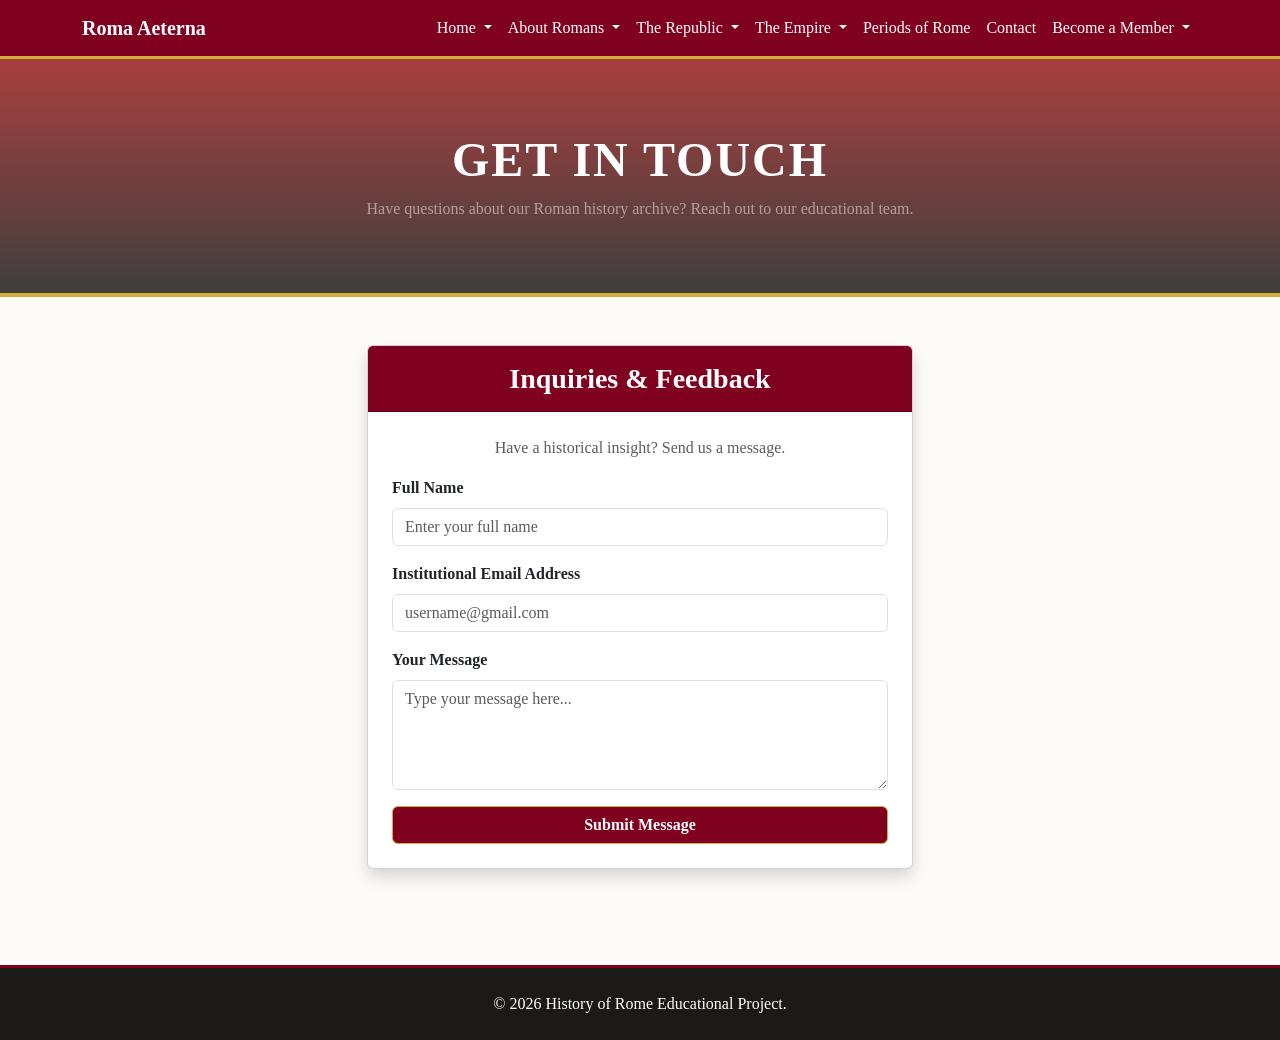
<file: contact.html>
<!DOCTYPE html>
<html lang="en">
<head>
    <meta charset="UTF-8">
    <meta name="viewport" content="width=device-width, initial-scale=1.0">
    <title>History of Rome | Contact Us</title>
    <link href="https://cdn.jsdelivr.net/npm/bootstrap@5.3.0/dist/css/bootstrap.min.css" rel="stylesheet">
    <link rel="stylesheet" href="style.css">
    <style>
        /* Custom error messge  */
        .error-msg {
            color: #dc3545;
            font-size: 0.875em;
            margin-top: 0.25rem;
            font-weight: bold;
        }
        .success-banner {
            background-color: #d1e7dd;
            color: #0f5132;
            border: 1px solid #badbcc;
            padding: 1rem;
            border-radius: 0.375rem;
            margin-top: 1rem;
            font-weight: bold;
        }
    </style>
</head>
<body>

<nav class="navbar navbar-expand-lg navbar-roman sticky-top">
    <div class="container">

        <a class="navbar-brand fw-bold" href="index.html">Roma Aeterna</a>

        <button class="navbar-toggler"
                type="button"
                data-bs-toggle="collapse"
                data-bs-target="#navbarNav"
                aria-controls="navbarNav"
                aria-expanded="false"
                aria-label="Toggle navigation">

            <span class="navbar-toggler-icon"></span>

        </button>

        <div class="collapse navbar-collapse" id="navbarNav">

            <ul class="navbar-nav ms-auto">

                <!--  HOME  -->

                <li class="nav-item dropdown">

                    <div class="d-flex align-items-center">

                        <!-- Click goes to Home page -->

                        <a class="nav-link pe-1"
                           href="index.html">
                            Home
                        </a>

                        <!-- Arrow opens dropdown -->

                        <a class="nav-link dropdown-toggle dropdown-toggle-split ps-1"
                           href="#"
                           id="homeDropdown"
                           role="button"
                           data-bs-toggle="dropdown"
                           aria-expanded="false">

                            <span class="visually-hidden">
                                Toggle Home Menu
                            </span>

                        </a>

                        <ul class="dropdown-menu shadow">

                            <li>
                                <a class="dropdown-item"
                                   href="index.html#history">
                                    History of Rome
                                </a>
                            </li>

                            <li>
                                <a class="dropdown-item"
                                   href="index.html#founding">
                                    Founding of Rome
                                </a>
                            </li>

                            <li>
                                <a class="dropdown-item"
                                   href="index.html#kingdom">
                                    Roman Kingdom
                                </a>
                            </li>

                            <li>
                                <a class="dropdown-item"
                                   href="index.html#republic-overview">
                                    Roman Republic
                                </a>
                            </li>

                            <li>
                                <a class="dropdown-item"
                                   href="index.html#empire-overview">
                                    Roman Empire
                                </a>
                            </li>

                            <li>
                                <a class="dropdown-item"
                                   href="index.html#legacy">
                                    Legacy
                                </a>
                            </li>

                        </ul>

                    </div>

                </li>

                <!--  ABOUT  -->

                <li class="nav-item dropdown">

                    <div class="d-flex align-items-center">

                        <!-- Click goes to About page -->

                        <a class="nav-link pe-1"
                           href="about.html">
                            About Romans
                        </a>

                        <!-- Arrow -->

                        <a class="nav-link dropdown-toggle dropdown-toggle-split ps-1"
                           href="#"
                           id="aboutDropdown"
                           role="button"
                           data-bs-toggle="dropdown"
                           aria-expanded="false">

                            <span class="visually-hidden">
                                Toggle About Menu
                            </span>

                        </a>

                        <ul class="dropdown-menu shadow">

                            <li>
                                <a class="dropdown-item"
                                   href="about.html#society">
                                    Roman Society
                                </a>
                            </li>

                            <li>
                                <a class="dropdown-item"
                                   href="about.html#family">
                                    Family Life
                                </a>
                            </li>

                            <li>
                                <a class="dropdown-item"
                                   href="about.html#dailylife">
                                    Daily Life
                                </a>
                            </li>

                            <li>
                                <a class="dropdown-item"
                                   href="about.html#religion">
                                    Religion
                                </a>
                            </li>

                            <li>
                                <a class="dropdown-item"
                                   href="about.html#education">
                                    Education
                                </a>
                            </li>

                            <li>
                                <a class="dropdown-item"
                                   href="about.html#military">
                                    Roman Military
                                </a>
                            </li>

                            <li>
                                <a class="dropdown-item"
                                   href="about.html#legacy">
                                    Legacy
                                </a>
                            </li>

                        </ul>

                    </div>

                </li>                <!--  REPUBLIC  -->

                <li class="nav-item dropdown">

                    <div class="d-flex align-items-center">

                        <!-- Click goes to Republic page -->

                        <a class="nav-link pe-1"
                           href="republic.html">
                            The Republic
                        </a>

                        <!-- Arrow -->

                        <a class="nav-link dropdown-toggle dropdown-toggle-split ps-1"
                           href="#"
                           id="republicDropdown"
                           role="button"
                           data-bs-toggle="dropdown"
                           aria-expanded="false">

                            <span class="visually-hidden">
                                Toggle Republic Menu
                            </span>

                        </a>

                        <ul class="dropdown-menu shadow">

                            <li><a class="dropdown-item" href="republic.html#foundation">Foundation</a></li>

                            <li><a class="dropdown-item" href="republic.html#government">Government</a></li>

                            <li><a class="dropdown-item" href="republic.html#conflict">Conflict of the Orders</a></li>

                            <li><a class="dropdown-item" href="republic.html#punicwars">Punic Wars</a></li>

                            <li><a class="dropdown-item" href="republic.html#expansion">Expansion</a></li>

                            <li><a class="dropdown-item" href="republic.html#caesar">Julius Caesar</a></li>

                            <li><a class="dropdown-item" href="republic.html#fall">Fall of the Republic</a></li>

                            <li><a class="dropdown-item" href="republic.html#legacy">Legacy</a></li>

                        </ul>

                    </div>

                </li>



                <!--  EMPIRE  -->

                <li class="nav-item dropdown">

                    <div class="d-flex align-items-center">

                        <!-- Click goes to Empire page -->

                        <a class="nav-link pe-1"
                           href="empire.html">
                            The Empire
                        </a>

                        <!-- Arrow -->

                        <a class="nav-link dropdown-toggle dropdown-toggle-split ps-1"
                           href="#"
                           id="empireDropdown"
                           role="button"
                           data-bs-toggle="dropdown"
                           aria-expanded="false">

                            <span class="visually-hidden">
                                Toggle Empire Menu
                            </span>

                        </a>

                        <ul class="dropdown-menu shadow">

                            <li><a class="dropdown-item" href="empire.html#rise">Rise of the Empire</a></li>

                            <li><a class="dropdown-item" href="empire.html#augustus">Augustus</a></li>

                            <li><a class="dropdown-item" href="empire.html#government">Government</a></li>

                            <li><a class="dropdown-item" href="empire.html#paxromana">Pax Romana</a></li>

                            <li><a class="dropdown-item" href="empire.html#army">Roman Army</a></li>

                            <li><a class="dropdown-item" href="empire.html#emperors">Famous Emperors</a></li>

                            <li><a class="dropdown-item" href="empire.html#christianity">Christianity</a></li>

                            <li><a class="dropdown-item" href="empire.html#decline">Decline of the Empire</a></li>

                            <li><a class="dropdown-item" href="empire.html#legacy">Legacy</a></li>

                        </ul>

                    </div>

                </li>



                <!--  PERIODS  -->

                <li class="nav-item">

                    <a class="nav-link"
                       href="periods.html">
                        Periods of Rome
                    </a>

                </li>



                <!--  CONTACT -->

                <li class="nav-item">

                    <a class="nav-link"
                       href="contact.html">
                        Contact
                    </a>

                </li>



                <!--  MEMBERSHIP  -->

                <li class="nav-item dropdown">

                    <a class="nav-link dropdown-toggle"
                       href="#"
                       id="memberDropdown"
                       role="button"
                       data-bs-toggle="dropdown"
                       aria-expanded="false">

                        Become a Member

                    </a>

                    <ul class="dropdown-menu dropdown-menu-end shadow">

                        <li>
                            <a class="dropdown-item"
                               href="signup.html">
                                Sign Up
                            </a>
                        </li>

                        <li>
                            <a class="dropdown-item"
                               href="membership.html">
                                Login
                            </a>
                        </li>

                    </ul>

                </li>

            </ul>

        </div>

    </div>

</nav>
<header class="text-white text-center py-5" style="background: linear-gradient(rgba(139, 0, 0, 0.75), rgba(0, 0, 0, 0.75)), url('https://images.unsplash.com/photo-1541432901042-2d8bd64b4a9b?q=80&w=1200') center/cover no-repeat; border-bottom: 4px solid #D4AF37;">
    <div class="container py-4">
        <h1 class="display-5 fw-bold text-uppercase" style="font-family: 'Cinzel', serif; letter-spacing: 2px;">Get In Touch</h1>
        <p class="lead mb-0 fs-6 text-white-50">Have questions about our Roman history archive? Reach out to our educational team.</p>
    </div>
</header>
    <main class="container my-5">
        <div class="row justify-content-center">
            <div class="col-md-6">
                <div class="card shadow">
                    <div class="card-header card-header-roman py-3">
                        <h3 class="card-title mb-0 text-center fw-bold text-white">Inquiries & Feedback</h3>
                    </div>
                    <div class="card-body p-4">
                        <p class="text-center text-muted">Have a historical insight? Send us a message.</p>
                        
                        <form id="registrationForm">
                            <div class="mb-3">
                                <label for="fullName" class="form-label fw-bold">Full Name</label>
                                <input type="text" class="form-control" id="fullName" placeholder="Enter your full name">
                                <div id="fullNameError" class="error-msg"></div>
                            </div>

                            <div class="mb-3">
                                <label for="email" class="form-label fw-bold">Institutional Email Address</label>
                                <input type="text" class="form-control" id="email" placeholder="username@gmail.com">
                                <div id="emailError" class="error-msg"></div>
                            </div>

                            <div class="mb-3">
                                <label for="messageBody" class="form-label fw-bold">Your Message</label>
                                <textarea class="form-control" id="messageBody" rows="4" placeholder="Type your message here..."></textarea>
                                <div id="messageError" class="error-msg"></div>
                            </div>

                            <button type="submit" class="btn btn-danger w-100 fw-bold" style="background-color: var(--roman-crimson, #800020); border-color: var(--roman-gold, #D4AF37);">Submit Message</button>
                        </form>

                        <div id="successMessage"></div>
                    </div>
                </div>
            </div>
        </div>
    </main>

   <footer class="text-center py-4 mt-5"><div class="container"><p class="mb-0 text-white">&copy; 2026 History of Rome Educational Project.</p></div></footer>
    <script src="https://cdn.jsdelivr.net/npm/bootstrap@5.3.0/dist/js/bootstrap.bundle.min.js"></script>

    <script>
        document.getElementById('registrationForm').addEventListener('submit', function(event) {
            event.preventDefault(); // Prevent default page reload behavior

            // Clear any previous runtime messages
            document.getElementById('fullNameError').textContent = '';
            document.getElementById('emailError').textContent = '';
            document.getElementById('messageError').textContent = '';
            document.getElementById('successMessage').textContent = '';
            document.getElementById('successMessage').className = '';

            let isValid = true;

            // 1. Validate Full Name (Letters and spaces only, no numbers, no dots)
            const fullName = document.getElementById('fullName').value.trim();
            const namePattern = /^[a-zA-Z\s]+$/; // Rejects numbers, dots, and special characters

            if (fullName === '') {
                document.getElementById('fullNameError').textContent = 'Full Name field cannot be left empty.';
                isValid = false;
            } else if (!namePattern.test(fullName)) {
                document.getElementById('fullNameError').textContent = 'Full Name can only contain letters and spaces. Numbers, dots, or symbols are not allowed.';
                isValid = false;
            } else if (fullName.length < 3) {
                document.getElementById('fullNameError').textContent = 'Full Name must be at least 3 characters long.';
                isValid = false;
            }

            // 2. Validate Email (Requires @, ONLY allows the specified institutional domains)
            const email = document.getElementById('email').value.trim();
            const emailPattern = /^[^\s@]+@[^\s@]+\.[^\s@]+$/; 
            const emailDomain = email.split('@')[1] ? email.split('@')[1].toLowerCase() : '';
            
            // STRICT ALLOW LIST: Only these three domains can submit successfully
            const allowedDomains = ['yahoo.com', 'gmail.com', 'outlook.com', 'strathmore.edu'];

            if (email === '') {
                document.getElementById('emailError').textContent = 'Email address cannot be left empty.';
                isValid = false;
            } else if (!email.includes('@')) {
                document.getElementById('emailError').textContent = 'A valid email address requires an "@" symbol.';
                isValid = false;
            } else if (!emailPattern.test(email)) {
                document.getElementById('emailError').textContent = 'Please check your email formatting structure.';
                isValid = false;
            } else if (!allowedDomains.includes(emailDomain)) {
                document.getElementById('emailError').textContent = 'Submission rejected. Please utilize an approved domain (e.g., strathmore.edu). Generic accounts like yahoo.com or outlook.com are banned.';
                isValid = false;
            }

            // 3. Validate Message Body Field (Cannot be empty)
            const messageBody = document.getElementById('messageBody').value.trim();
            if (messageBody === '') {
                document.getElementById('messageError').textContent = 'Message description field cannot be left empty.';
                isValid = false;
            } else if (messageBody.length < 10) {
                document.getElementById('messageError').textContent = 'Please write a clearer message explanation (minimum 10 characters).';
                isValid = false;
            }

            // 4. Output final confirmation message banner
            if (isValid) {
                const successDiv = document.getElementById('successMessage');
                successDiv.textContent = 'Thank you for your feedback! Your message has been safely logged into the Roman archives.';
                successDiv.className = 'success-banner';
                
                // Reset form inputs completely
                document.getElementById('registrationForm').reset();
            }
        });
    </script>
</html>
</file>
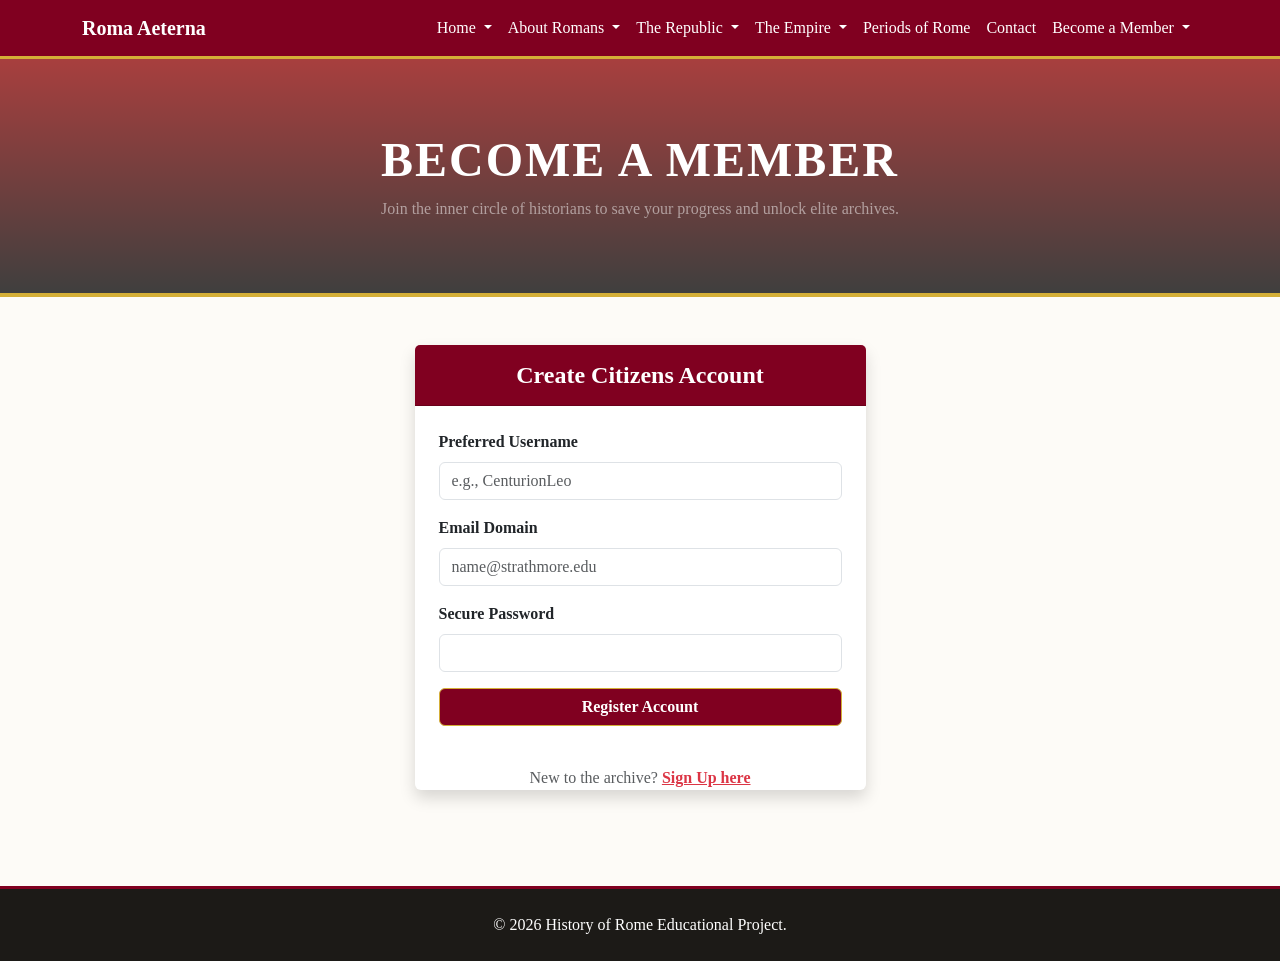
<file: membership.html>
<!DOCTYPE html>
<html lang="en">
<head>
    <meta charset="UTF-8">
    <meta name="viewport" content="width=device-width, initial-scale=1.0">
    <title>History of Rome | Membership Portal</title>
    <link href="https://cdn.jsdelivr.net/npm/bootstrap@5.3.0/dist/css/bootstrap.min.css" rel="stylesheet">
    <link rel="stylesheet" href="style.css">
    <style>
        .toggle-btn { cursor: pointer; color: var(--roman-crimson); font-weight: bold; text-decoration: underline; }
        .form-box { display: none; }
        .form-box.active-form { display: block; }
         
        /* Custom error messge  */
        .error-msg {
            color: #dc3545;
            font-size: 0.875em;
            margin-top: 0.25rem;
            font-weight: bold;
        }
        .success-banner {
            background-color: #d1e7dd;
            color: #0f5132;
            border: 1px solid #badbcc;
            padding: 1rem;
            border-radius: 0.375rem;
            margin-top: 1rem;
            font-weight: bold;
        }
    
    </style>
</head>
<body>

  <nav class="navbar navbar-expand-lg navbar-roman sticky-top">
    <div class="container">

        <a class="navbar-brand fw-bold" href="index.html">Roma Aeterna</a>

        <button class="navbar-toggler"
                type="button"
                data-bs-toggle="collapse"
                data-bs-target="#navbarNav"
                aria-controls="navbarNav"
                aria-expanded="false"
                aria-label="Toggle navigation">

            <span class="navbar-toggler-icon"></span>

        </button>

        <div class="collapse navbar-collapse" id="navbarNav">

            <ul class="navbar-nav ms-auto">

                <!--  HOME -->

                <li class="nav-item dropdown">

                    <div class="d-flex align-items-center">

                        <!-- Click goes to Home page -->

                        <a class="nav-link pe-1"
                           href="index.html">
                            Home
                        </a>

                        <!-- Arrow opens dropdown -->

                        <a class="nav-link dropdown-toggle dropdown-toggle-split ps-1"
                           href="#"
                           id="homeDropdown"
                           role="button"
                           data-bs-toggle="dropdown"
                           aria-expanded="false">

                            <span class="visually-hidden">
                                Toggle Home Menu
                            </span>

                        </a>

                        <ul class="dropdown-menu shadow">

                            <li>
                                <a class="dropdown-item"
                                   href="index.html#history">
                                    History of Rome
                                </a>
                            </li>

                            <li>
                                <a class="dropdown-item"
                                   href="index.html#founding">
                                    Founding of Rome
                                </a>
                            </li>

                            <li>
                                <a class="dropdown-item"
                                   href="index.html#kingdom">
                                    Roman Kingdom
                                </a>
                            </li>

                            <li>
                                <a class="dropdown-item"
                                   href="index.html#republic-overview">
                                    Roman Republic
                                </a>
                            </li>

                            <li>
                                <a class="dropdown-item"
                                   href="index.html#empire-overview">
                                    Roman Empire
                                </a>
                            </li>

                            <li>
                                <a class="dropdown-item"
                                   href="index.html#legacy">
                                    Legacy
                                </a>
                            </li>

                        </ul>

                    </div>

                </li>

                <!--  ABOUT  -->

                <li class="nav-item dropdown">

                    <div class="d-flex align-items-center">

                        <!-- Click goes to About page -->

                        <a class="nav-link pe-1"
                           href="about.html">
                            About Romans
                        </a>

                        <!-- Arrow -->

                        <a class="nav-link dropdown-toggle dropdown-toggle-split ps-1"
                           href="#"
                           id="aboutDropdown"
                           role="button"
                           data-bs-toggle="dropdown"
                           aria-expanded="false">

                            <span class="visually-hidden">
                                Toggle About Menu
                            </span>

                        </a>

                        <ul class="dropdown-menu shadow">

                            <li>
                                <a class="dropdown-item"
                                   href="about.html#society">
                                    Roman Society
                                </a>
                            </li>

                            <li>
                                <a class="dropdown-item"
                                   href="about.html#family">
                                    Family Life
                                </a>
                            </li>

                            <li>
                                <a class="dropdown-item"
                                   href="about.html#dailylife">
                                    Daily Life
                                </a>
                            </li>

                            <li>
                                <a class="dropdown-item"
                                   href="about.html#religion">
                                    Religion
                                </a>
                            </li>

                            <li>
                                <a class="dropdown-item"
                                   href="about.html#education">
                                    Education
                                </a>
                            </li>

                            <li>
                                <a class="dropdown-item"
                                   href="about.html#military">
                                    Roman Military
                                </a>
                            </li>

                            <li>
                                <a class="dropdown-item"
                                   href="about.html#legacy">
                                    Legacy
                                </a>
                            </li>

                        </ul>

                    </div>

                </li>                <!--  REPUBLIC  -->

                <li class="nav-item dropdown">

                    <div class="d-flex align-items-center">

                        <!-- Click goes to Republic page -->

                        <a class="nav-link pe-1"
                           href="republic.html">
                            The Republic
                        </a>

                        <!-- Arrow -->

                        <a class="nav-link dropdown-toggle dropdown-toggle-split ps-1"
                           href="#"
                           id="republicDropdown"
                           role="button"
                           data-bs-toggle="dropdown"
                           aria-expanded="false">

                            <span class="visually-hidden">
                                Toggle Republic Menu
                            </span>

                        </a>

                        <ul class="dropdown-menu shadow">

                            <li><a class="dropdown-item" href="republic.html#foundation">Foundation</a></li>

                            <li><a class="dropdown-item" href="republic.html#government">Government</a></li>

                            <li><a class="dropdown-item" href="republic.html#conflict">Conflict of the Orders</a></li>

                            <li><a class="dropdown-item" href="republic.html#punicwars">Punic Wars</a></li>

                            <li><a class="dropdown-item" href="republic.html#expansion">Expansion</a></li>

                            <li><a class="dropdown-item" href="republic.html#caesar">Julius Caesar</a></li>

                            <li><a class="dropdown-item" href="republic.html#fall">Fall of the Republic</a></li>

                            <li><a class="dropdown-item" href="republic.html#legacy">Legacy</a></li>

                        </ul>

                    </div>

                </li>



                <!--  EMPIRE  -->

                <li class="nav-item dropdown">

                    <div class="d-flex align-items-center">

                        <!-- Click goes to Empire page -->

                        <a class="nav-link pe-1"
                           href="empire.html">
                            The Empire
                        </a>

                        <!-- Arrow -->

                        <a class="nav-link dropdown-toggle dropdown-toggle-split ps-1"
                           href="#"
                           id="empireDropdown"
                           role="button"
                           data-bs-toggle="dropdown"
                           aria-expanded="false">

                            <span class="visually-hidden">
                                Toggle Empire Menu
                            </span>

                        </a>

                        <ul class="dropdown-menu shadow">

                            <li><a class="dropdown-item" href="empire.html#rise">Rise of the Empire</a></li>

                            <li><a class="dropdown-item" href="empire.html#augustus">Augustus</a></li>

                            <li><a class="dropdown-item" href="empire.html#government">Government</a></li>

                            <li><a class="dropdown-item" href="empire.html#paxromana">Pax Romana</a></li>

                            <li><a class="dropdown-item" href="empire.html#army">Roman Army</a></li>

                            <li><a class="dropdown-item" href="empire.html#emperors">Famous Emperors</a></li>

                            <li><a class="dropdown-item" href="empire.html#christianity">Christianity</a></li>

                            <li><a class="dropdown-item" href="empire.html#decline">Decline of the Empire</a></li>

                            <li><a class="dropdown-item" href="empire.html#legacy">Legacy</a></li>

                        </ul>

                    </div>

                </li>



                <!--  PERIODS  -->

                <li class="nav-item">

                    <a class="nav-link"
                       href="periods.html">
                        Periods of Rome
                    </a>

                </li>



                <!--  CONTACT  -->

                <li class="nav-item">

                    <a class="nav-link"
                       href="contact.html">
                        Contact
                    </a>

                </li>



                <!--  MEMBERSHIP  -->

                <li class="nav-item dropdown">

                    <a class="nav-link dropdown-toggle"
                       href="#"
                       id="memberDropdown"
                       role="button"
                       data-bs-toggle="dropdown"
                       aria-expanded="false">

                        Become a Member

                    </a>

                    <ul class="dropdown-menu dropdown-menu-end shadow">

                        <li>
                            <a class="dropdown-item"
                               href="signup.html">
                                Sign Up
                            </a>
                        </li>

                        <li>
                            <a class="dropdown-item"
                               href="membership.html">
                                Login
                            </a>
                        </li>

                    </ul>

                </li>

            </ul>

        </div>

    </div>

</nav>
    <header class="text-white text-center py-5" style="background: linear-gradient(rgba(139, 0, 0, 0.75), rgba(0, 0, 0, 0.75)), url('https://images.unsplash.com/photo-1601999109332-542b18dbec57?q=80&w=1200') center/cover no-repeat; border-bottom: 4px solid #D4AF37;">
    <div class="container py-4">
        <h1 class="display-5 fw-bold text-uppercase" style="font-family: 'Cinzel', serif; letter-spacing: 2px;">Become a Member</h1>
        <p class="lead mb-0 fs-6 text-white-50">Join the inner circle of historians to save your progress and unlock elite archives.</p>
    </div>
</header>
   
    <main class="container my-5">
        <div class="row justify-content-center">
            <div class="col-md-5">
                <div class="card shadow border-0">
                    
                    <!-- SIGN UP PORTAL -->
                    <div id="signUpBox" class="form-box active-form">
                        <div class="card-header card-header-roman text-center py-3">
                            <h4 class="mb-0 text-white fw-bold">Create Citizens Account</h4>
                        </div>
                        <div class="card-body p-4">
                            <form id="signUpForm">
                                <div class="mb-3">
                                    <label class="form-label fw-bold">Preferred Username</label>
                                    <input type="text" class="form-control" required placeholder="e.g., CenturionLeo">
                                    <div id="fullNameError" class="error-msg"></div>
                                </div>
                                <div class="mb-3">
                                    <label class="form-label fw-bold">Email Domain</label>
                                    <input type="email" class="form-control" required placeholder="name@strathmore.edu">
                                    <div id="emailError" class="error-msg"></div>   
                                </div>
                                <div class="mb-3">
                                    <label class="form-label fw-bold">Secure Password</label>
                                    <input type="password" class="form-control" required>
                                    <div id="passwordError" class="error-msg"></div>
                                </div>
                                <button type="submit" class="btn btn-danger w-100 fw-bold" style="background-color: var(--roman-crimson); border-color: var(--roman-gold);">Register Account</button>
                            </form>
                           
                        </div>
                    </div>

                    
                            <!-- Replace the old 'New to the archive?' line with this: -->
<p class="text-center mt-3 mb-0 text-muted">New to the archive? <a href="signup.html" class="fw-bold text-danger text-decoration-underline">Sign Up here</a></p>
                        </div>
                    </div>

                </div>
            </div>
        </div>
    </main>

    <footer class="text-center py-4 mt-5"><div class="container"><p class="mb-0 text-white">&copy; 2026 History of Rome Educational Project.</p></div></footer>
    <script src="https://cdn.jsdelivr.net/npm/bootstrap@5.3.0/dist/js/bootstrap.bundle.min.js"></script>

    <script>
        // Form toggle logic handler
        function switchForm(mode) {
            const signUpBox = document.getElementById('signUpBox');
            const loginBox = document.getElementById('loginBox');
            
            if (mode === 'login') {
                signUpBox.classList.remove('active-form');
                loginBox.classList.add('active-form');
            } else {
                loginBox.classList.remove('active-form');
                signUpBox.classList.add('active-form');
            }
        }

        // URL parameter routing execution (Checks dropdown links)
        window.addEventListener('DOMContentLoaded', () => {
            const urlParams = new URLSearchParams(window.location.search);
            const currentMode = urlParams.get('mode');
            if (currentMode === 'login') {
                switchForm('login');
            }
        });

        // Basic form response handlers
        document.getElementById('signUpForm').addEventListener('submit', (e) => {
            e.preventDefault();
            alert('Welcome Citizen! Account created successfully.');
        });
        document.getElementById('loginForm').addEventListener('submit', (e) => {
            e.preventDefault();
            alert('Authentication successful. Welcome back.');
        });
    </script>
</body>
</html>
</file>
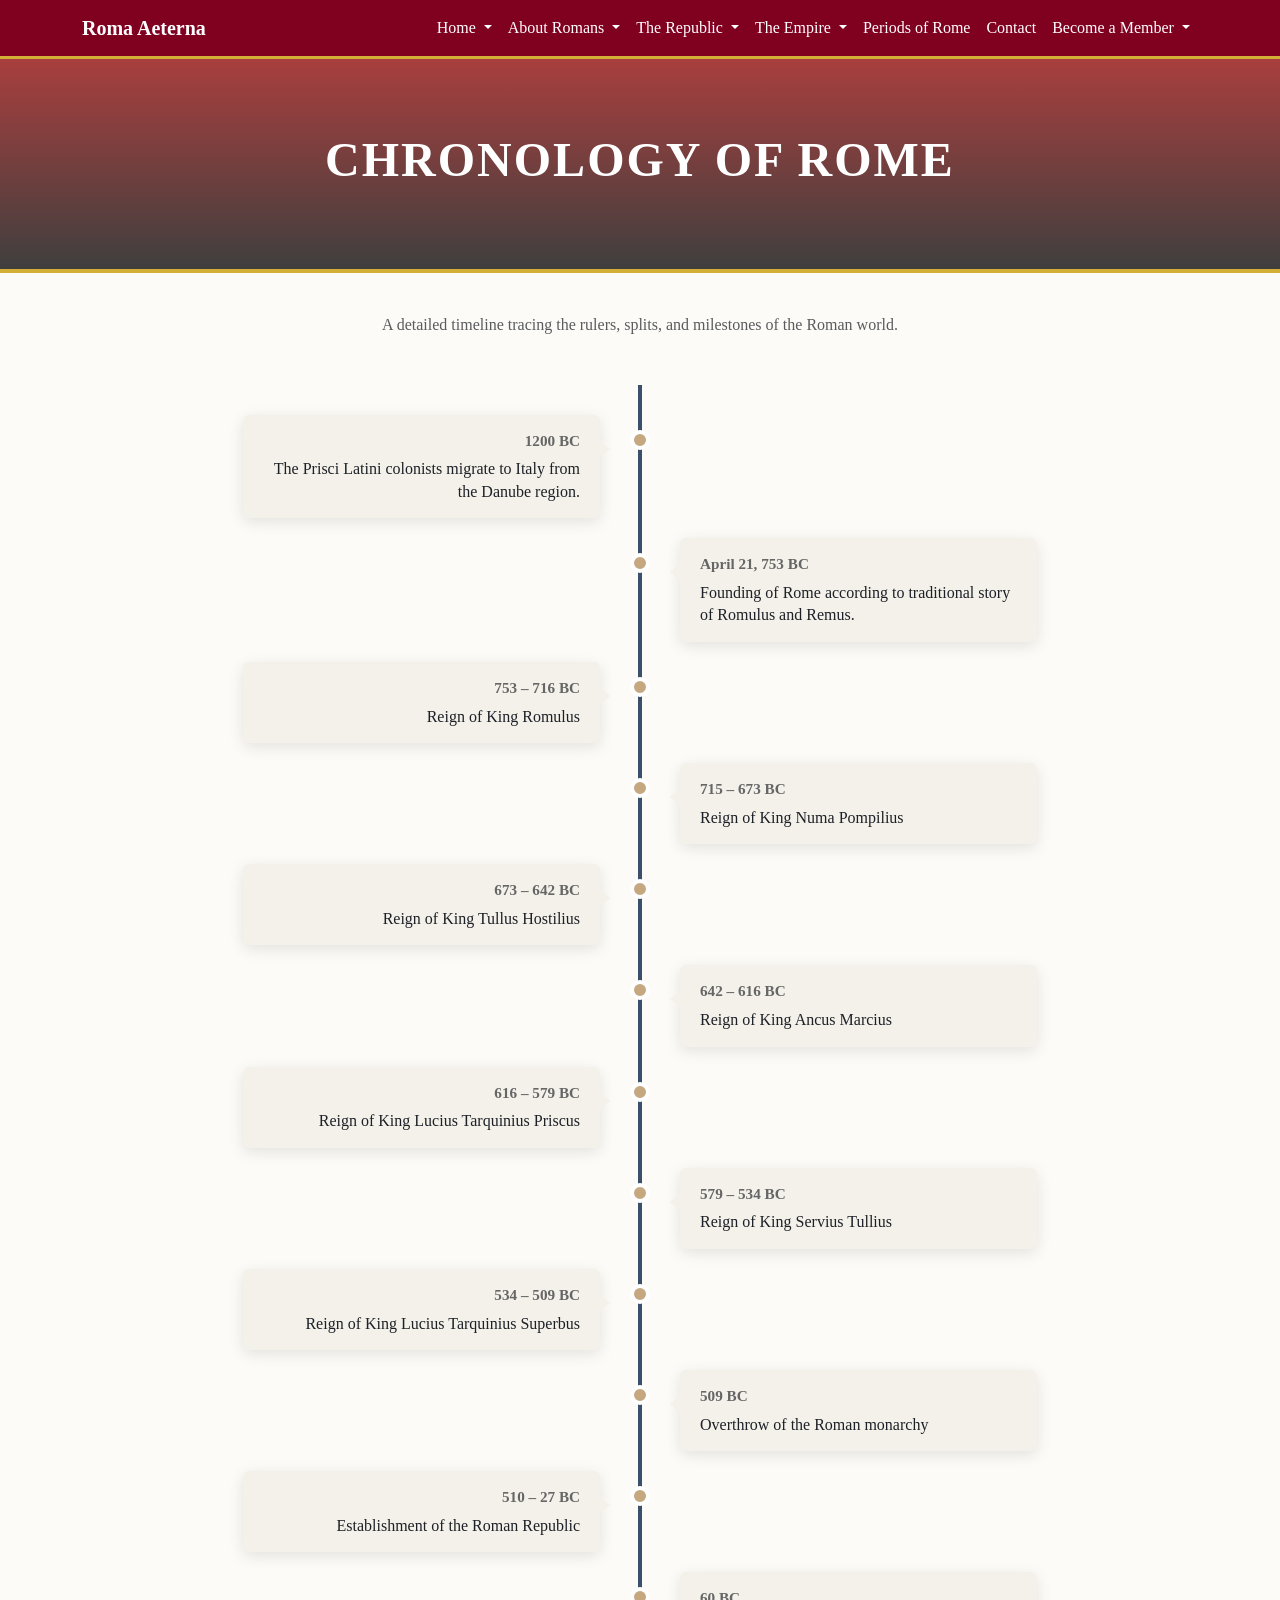
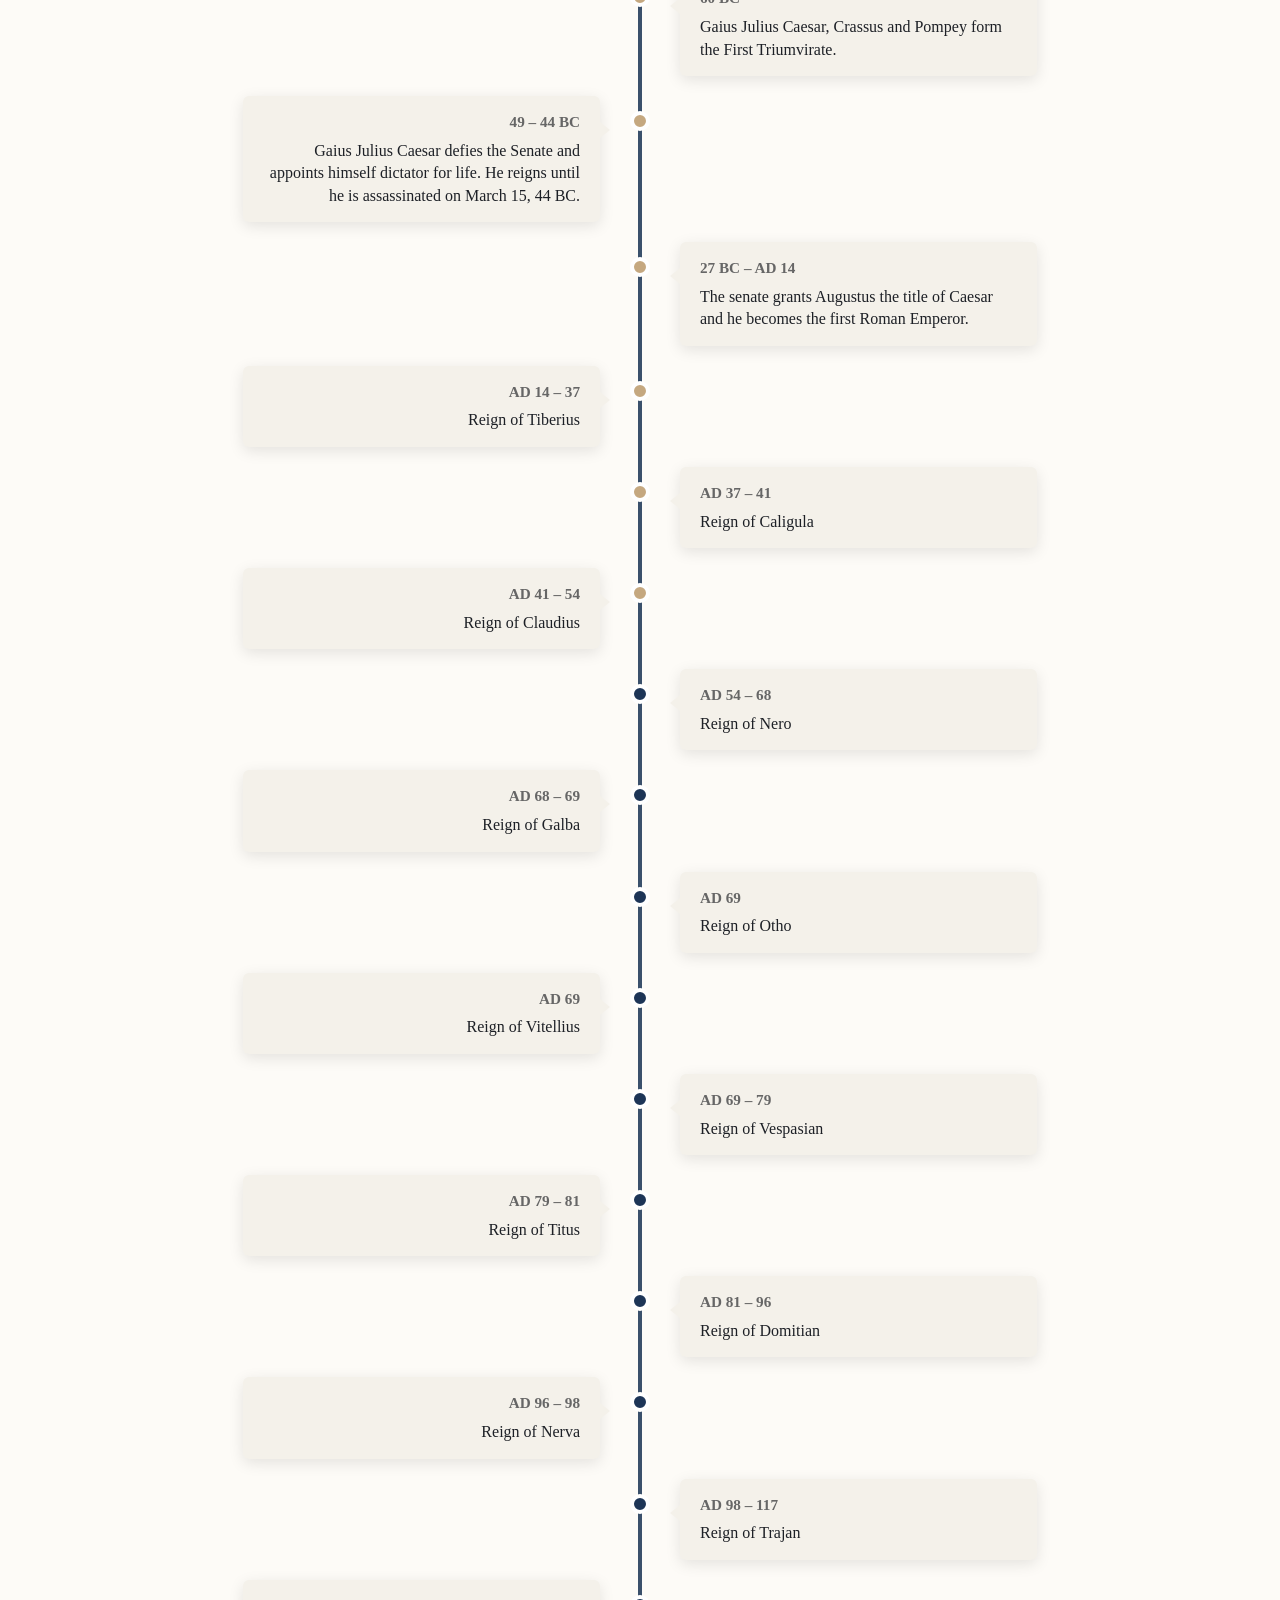
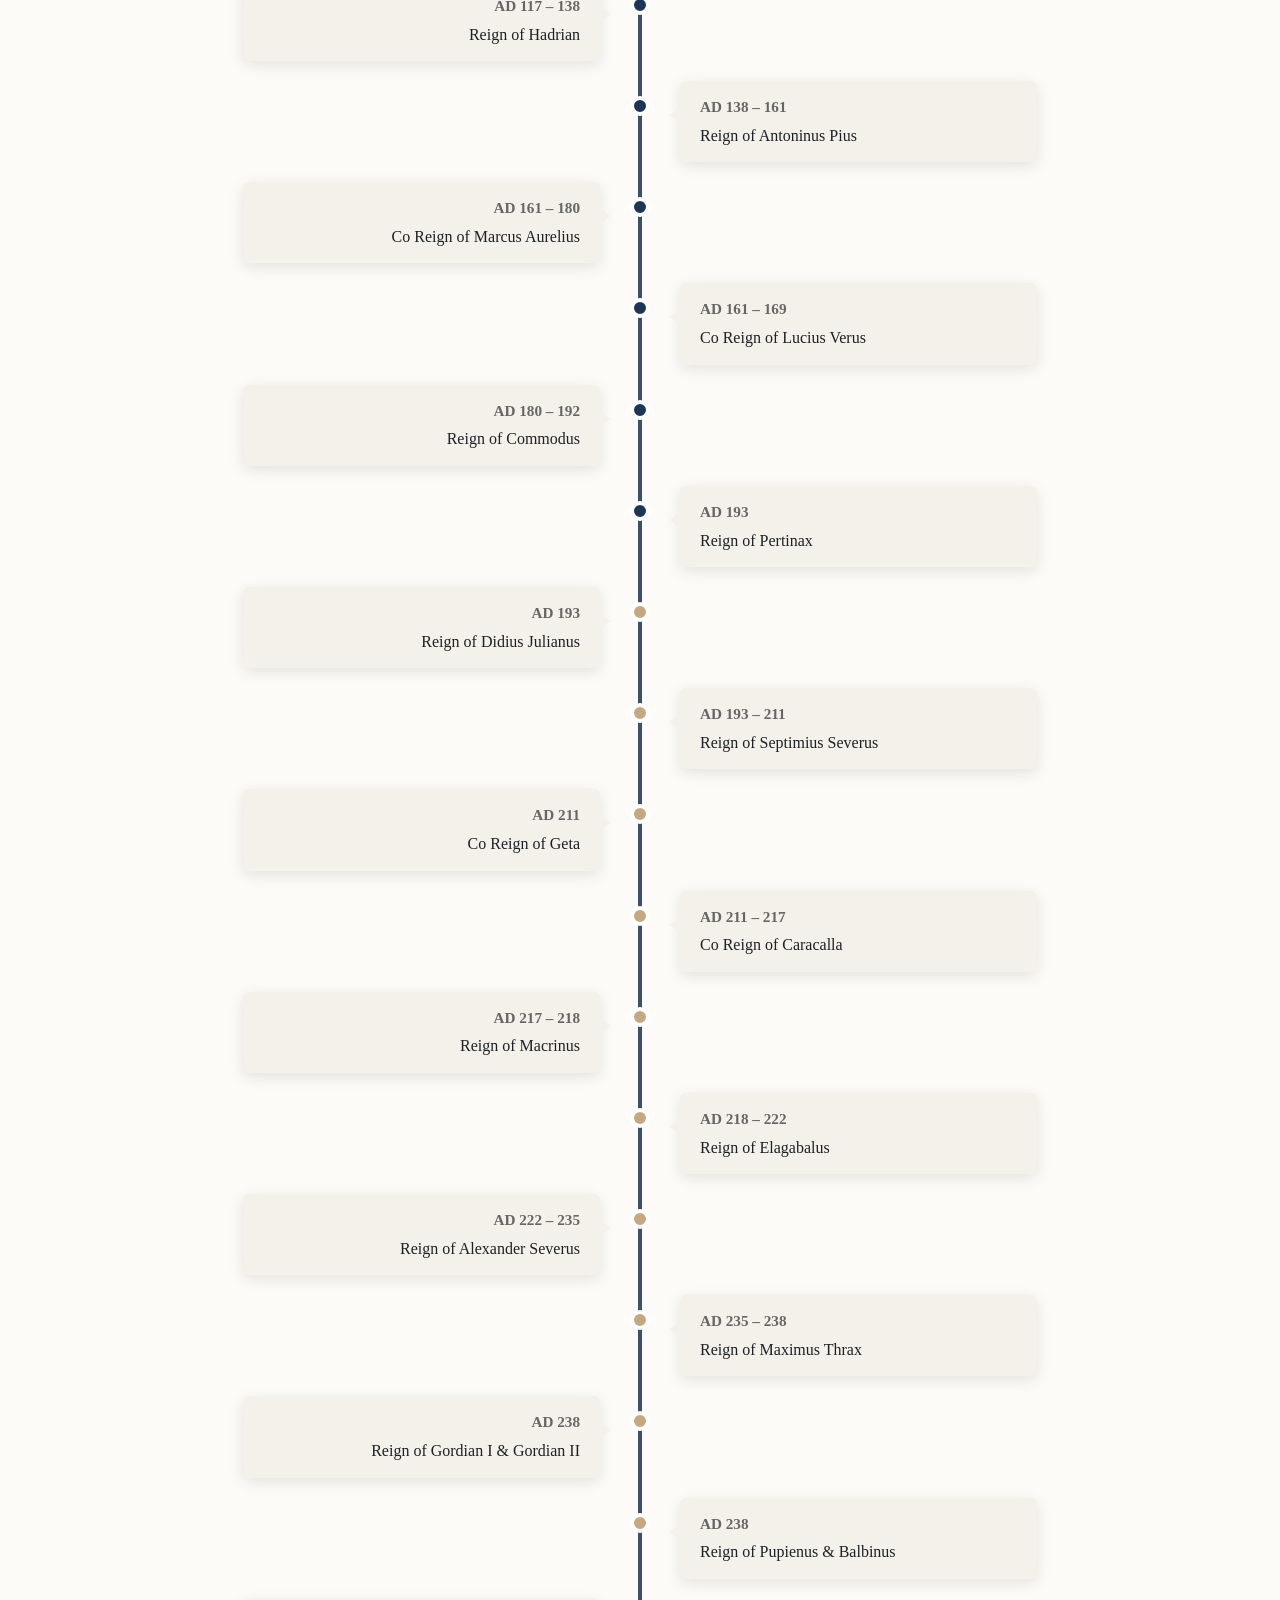
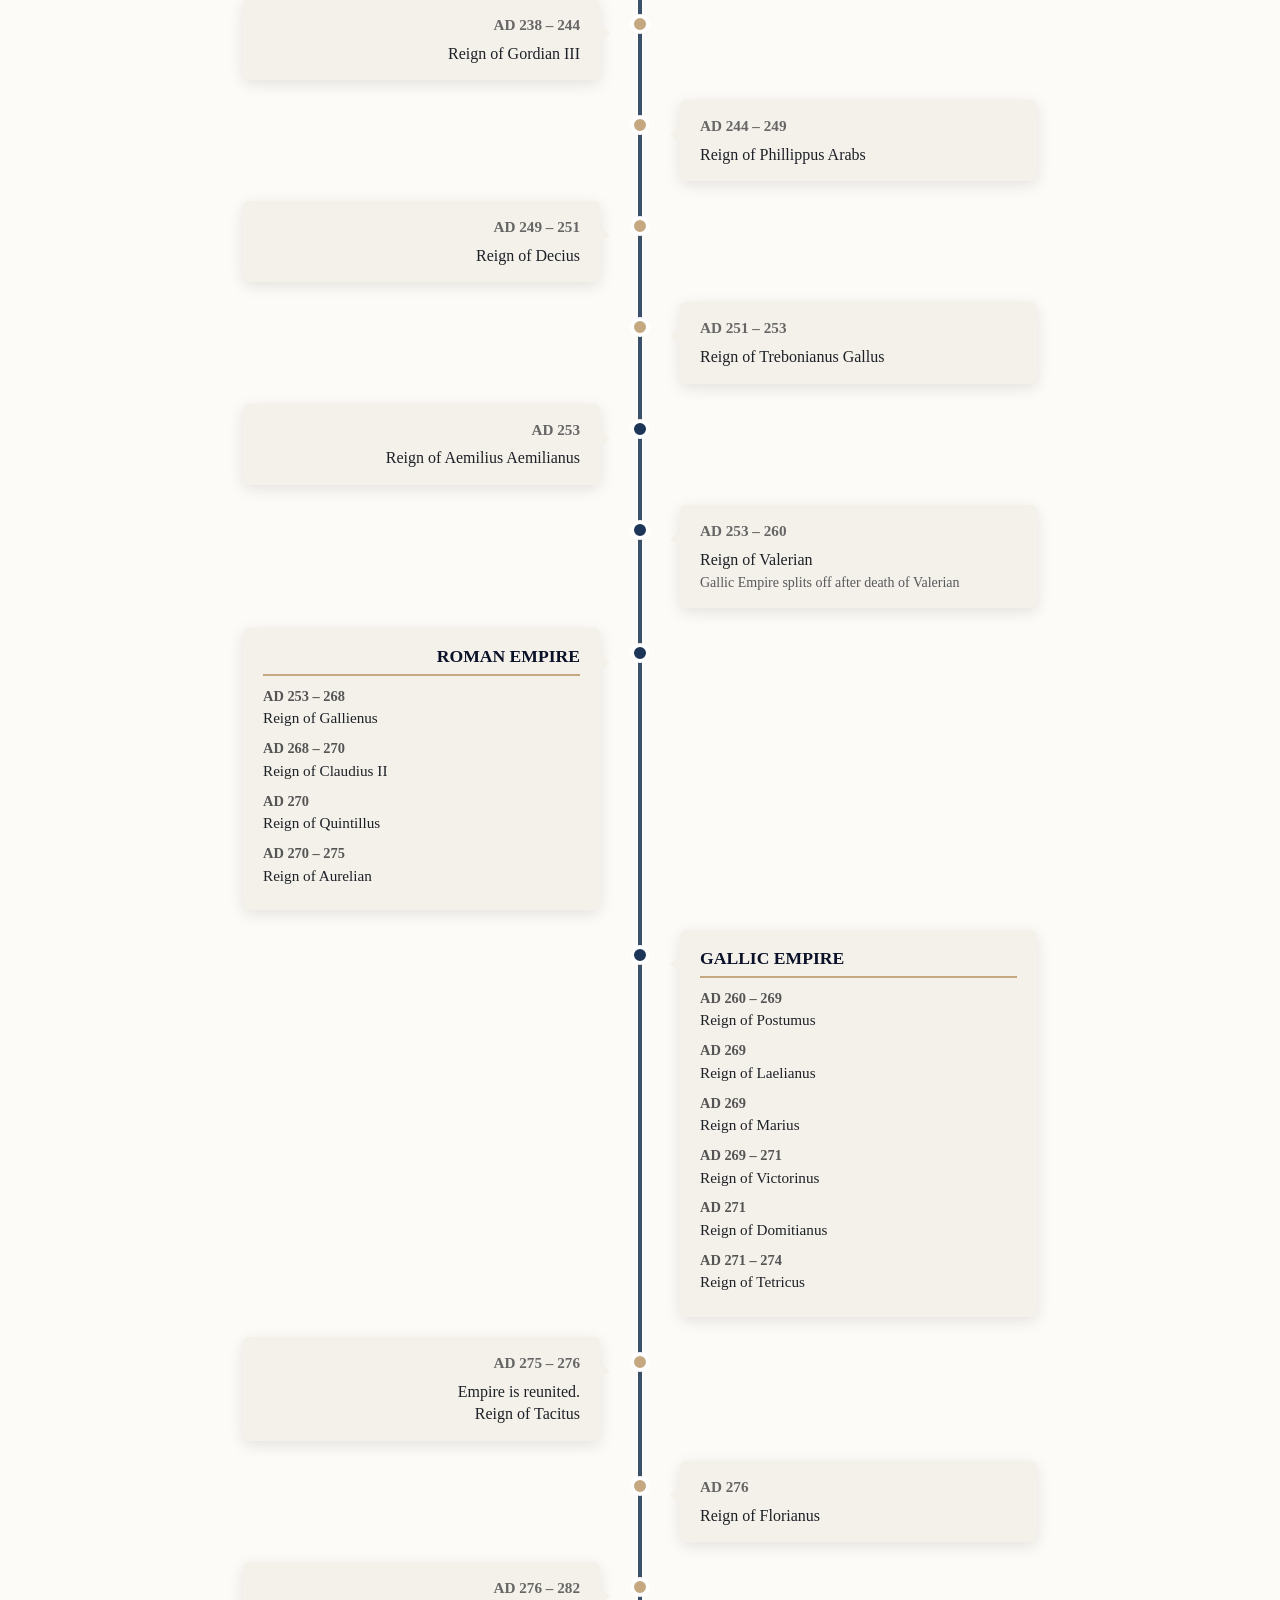
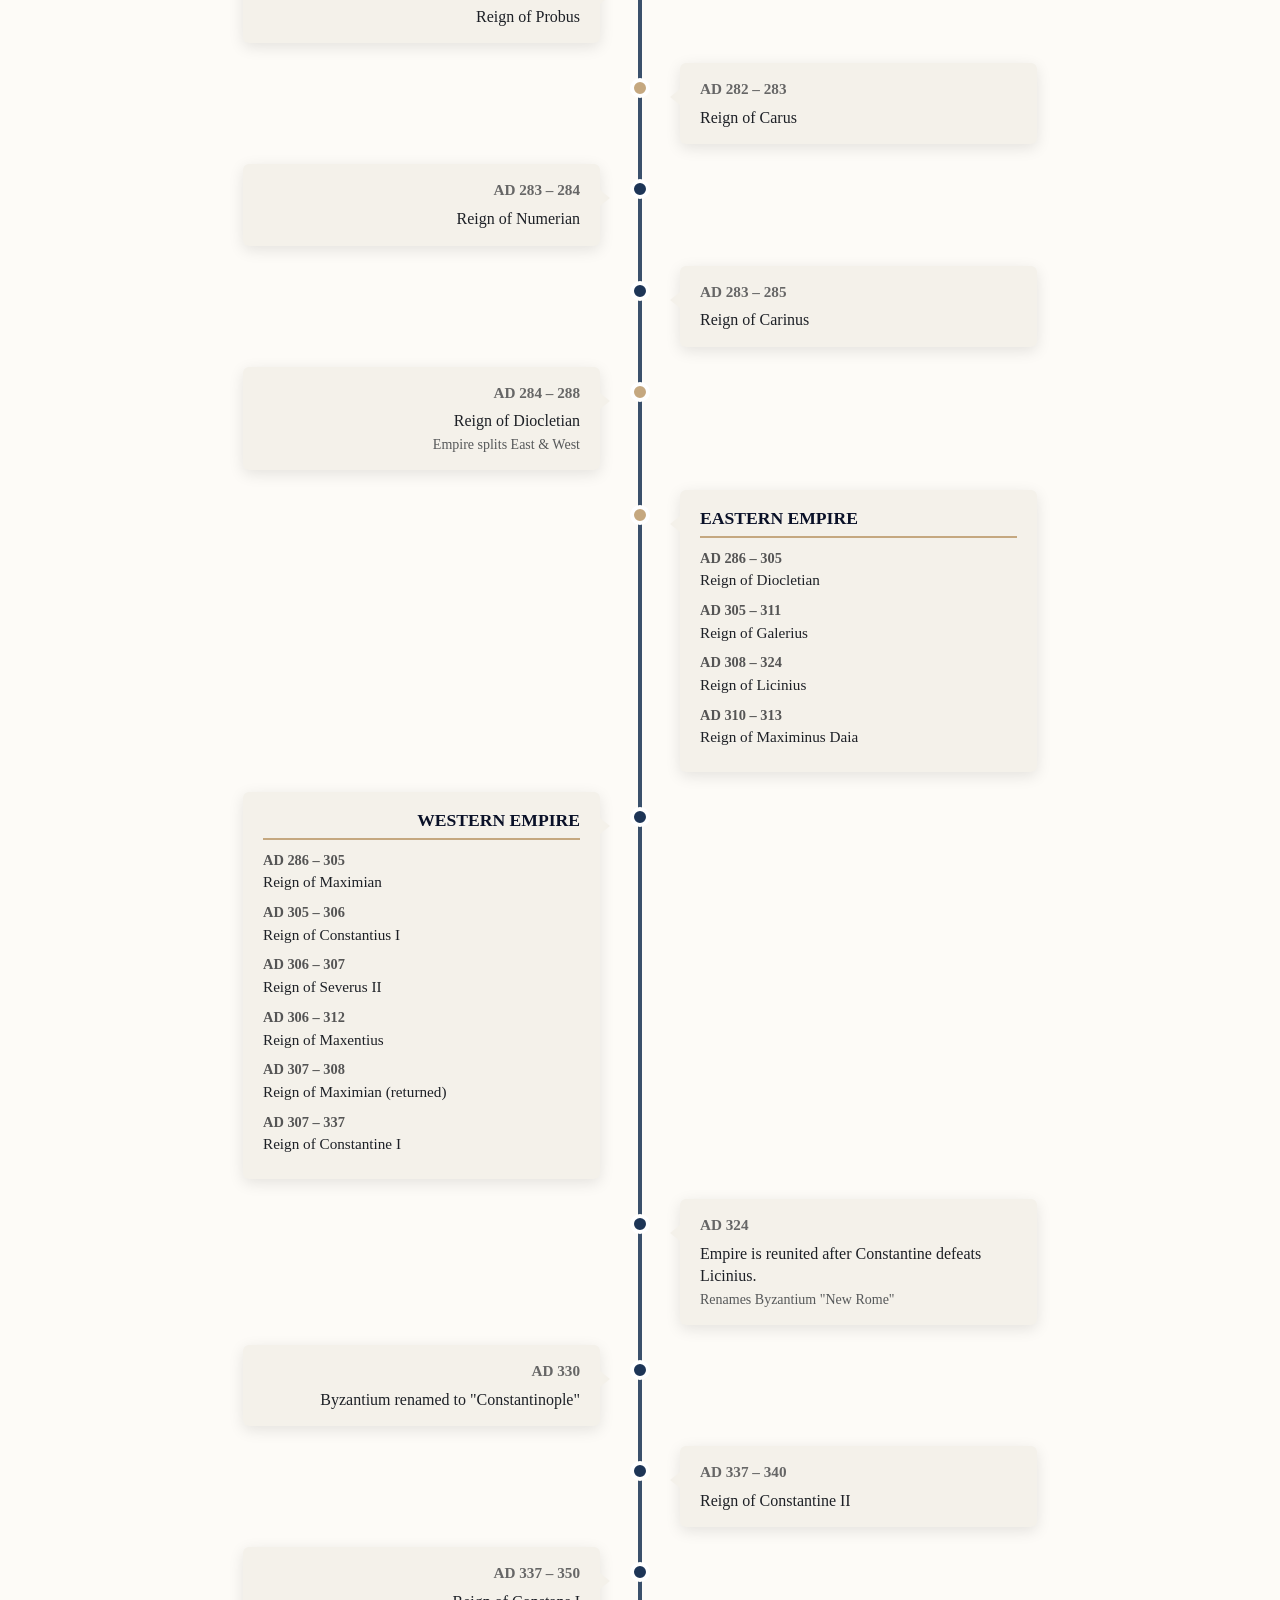
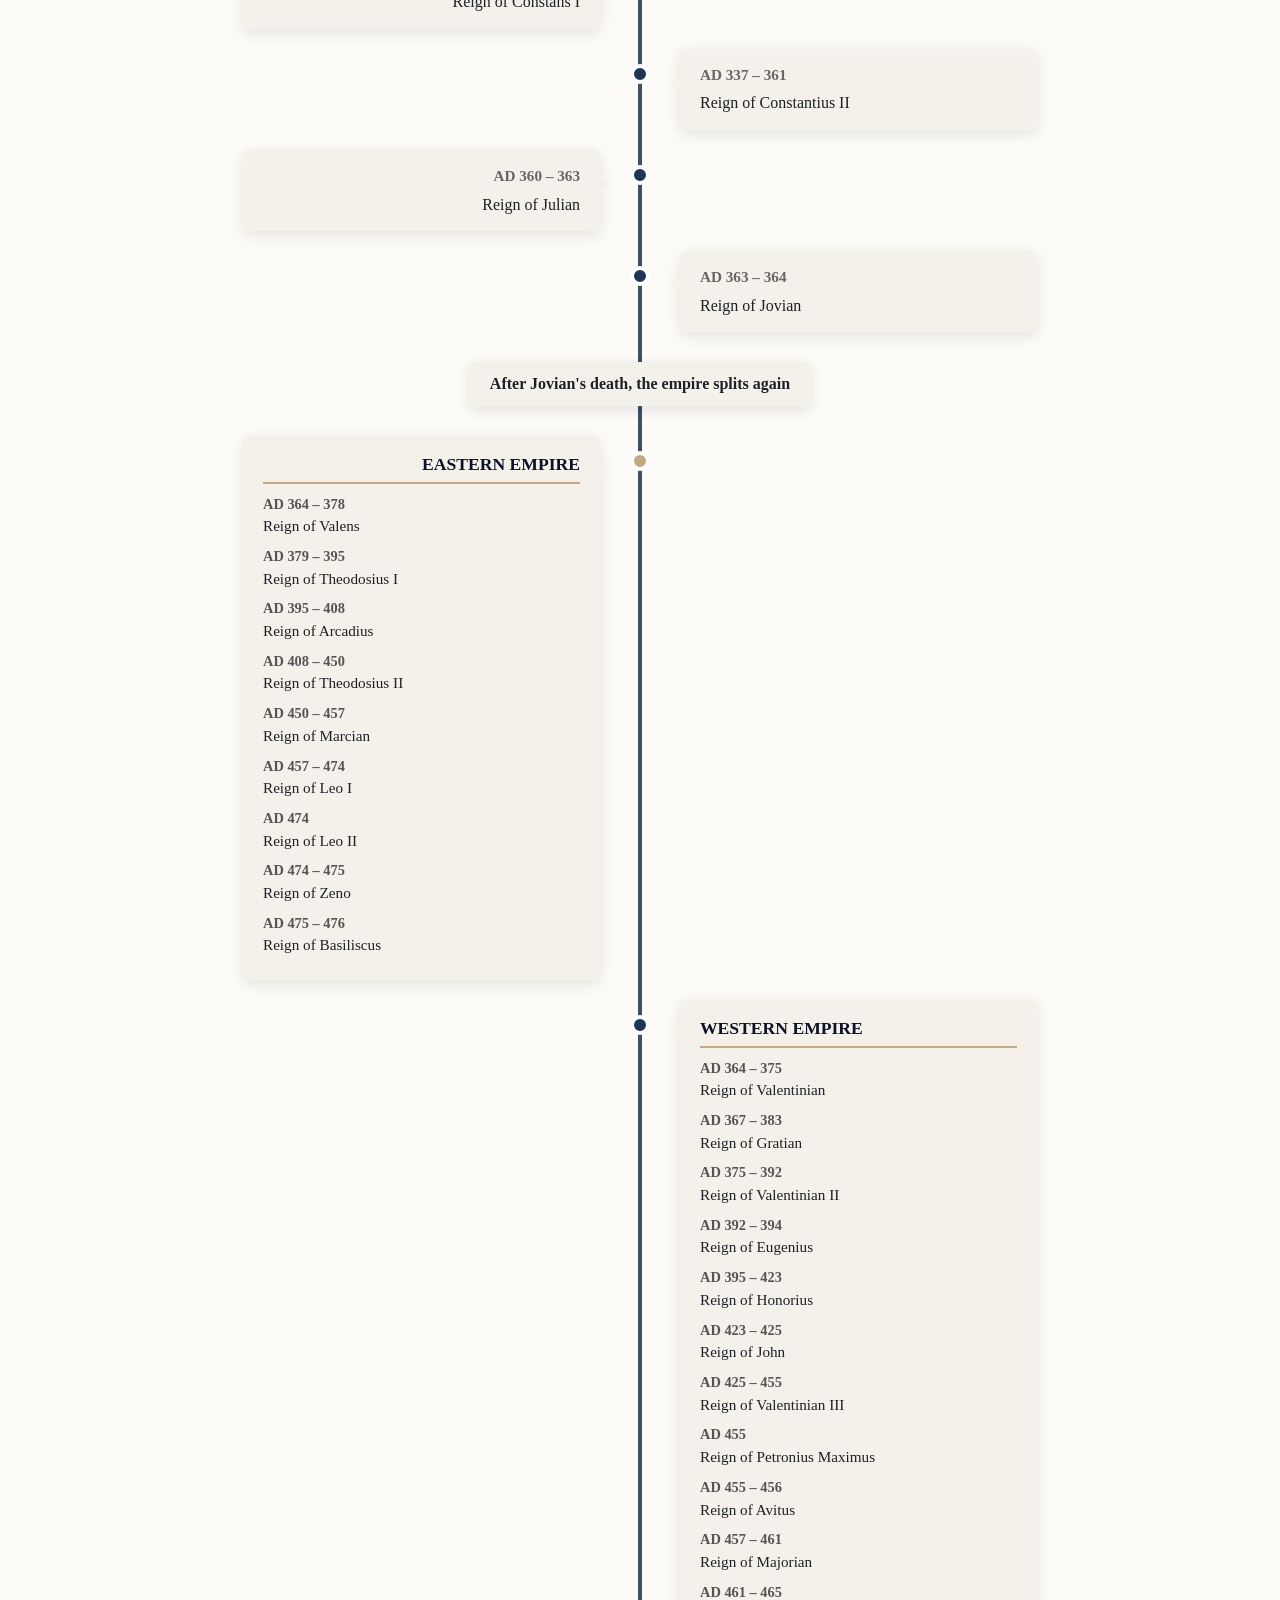
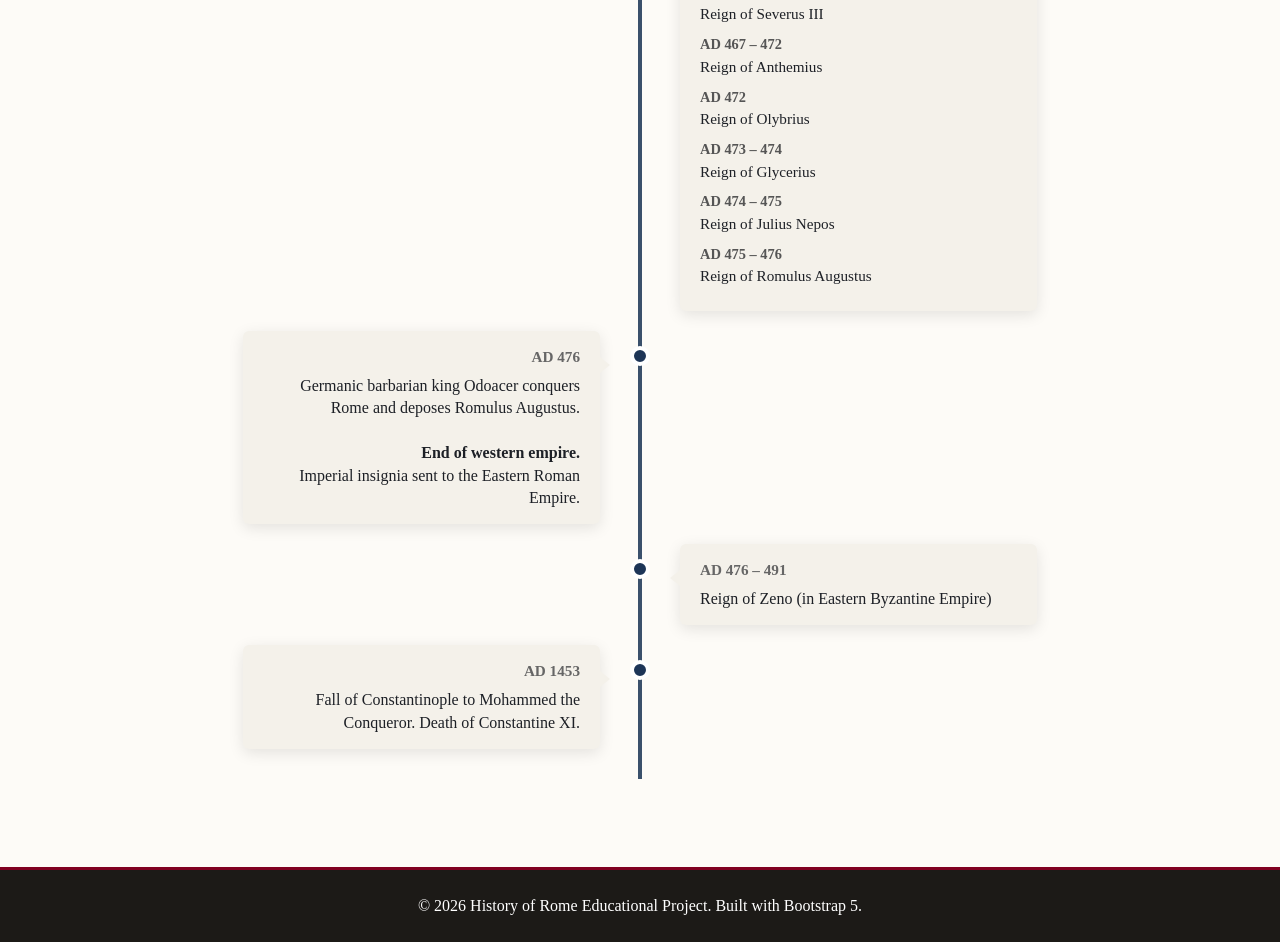
<file: periods.html>
<!DOCTYPE html>
<html lang="en">
<head>
    <meta charset="UTF-8">
    <meta name="viewport" content="width=device-width, initial-scale=1.0">
    <title>History of Rome | Historical Periods</title>
    <link href="https://cdn.jsdelivr.net/npm/bootstrap@5.3.0/dist/css/bootstrap.min.css" rel="stylesheet">
    <link rel="stylesheet" href="style.css">
     <style>
        /* ==========================================================================
           Custom Timeline Styles (Integrated & Cleaned)
           ========================================================================== */
        
        .timeline-section {
            position: relative;
            padding: 40px 0;
        }

        /* Timeline Container */
        .timeline-container {
            position: relative;
            max-width: 1000px;
            width: 100%;
            margin: 0 auto;
            padding: 20px 0;
        }

        /* The central spine line */
        .timeline-container::after {
            content: '';
            position: absolute;
            width: 4px;
            background-color: #3a506b;
            top: 0;
            bottom: 0;
            left: 50%;
            margin-left: -2px;
            z-index: 1;
        }

        /* Timeline Row Wrapper */
        .timeline-item {
            padding: 10px 40px;
            position: relative;
            background-color: transparent;
            width: 50%;
            box-sizing: border-box;
            z-index: 2;
        }

        /* Alternating Position Layout */
        .timeline-item.left {
            left: 0;
            text-align: right;
        }

        .timeline-item.right {
            left: 50%;
            text-align: left;
        }

        /* Central Dots / Nodes */
        .timeline-item::after {
            content: '';
            position: absolute;
            width: 20px;
            height: 20px;
            right: -10px;
            background-color: #c5a880; /* Default Beige Node */
            border: 4px solid #ffffff; /* Changed to white to blend with your site background */
            top: 25px;
            border-radius: 50%;
            z-index: 3;
        }

        .timeline-item.right::after {
            left: -10px;
        }

        /* Blue Variant Nodes */
        .timeline-item.blue-node::after {
            background-color: #1d3557;
        }

        /* Timeline Content Cards */
        .timeline-card {
            padding: 15px 20px;
            background-color: #f4f1ea;
            color: #1d2026;
            position: relative;
            border-radius: 6px;
            box-shadow: 0 4px 15px rgba(0,0,0,0.1);
            display: inline-block;
            max-width: 85%;
            width: 100%;
            box-sizing: border-box;
            font-family: 'Georgia', 'Times New Roman', serif;
        }

        /* Card Triangles / Pointers */
        .timeline-card::before {
            content: " ";
            height: 0;
            position: absolute;
            top: 26px;
            width: 0;
            z-index: 4;
            border: solid transparent;
        }

        .timeline-item.left .timeline-card::before {
            right: -10px;
            border-width: 8px 0 8px 10px;
            border-left-color: #f4f1ea;
        }

        .timeline-item.right .timeline-card::before {
            left: -10px;
            border-width: 8px 10px 8px 0;
            border-right-color: #f4f1ea;
        }

        /* Typography Styling Inside Cards */
        .timeline-card .date {
            font-size: 0.95rem;
            font-weight: bold;
            color: #666;
            margin-bottom: 6px;
        }

        .timeline-card .content {
            font-size: 1rem;
            line-height: 1.4;
        }

        /* Multi-Reign / Divided Section Styling */
        .split-header {
            font-weight: bold;
            text-transform: uppercase;
            font-size: 1.1rem;
            border-bottom: 2px solid #c5a880;
            padding-bottom: 4px;
            margin-bottom: 10px;
            color: #0a1128;
        }

        .reign-list {
            margin: 0;
            padding: 0;
            list-style: none;
            text-align: left;
        }

        .reign-list li {
            margin-bottom: 8px;
            font-size: 0.95rem;
            color: #1d2026;
        }

        .reign-list strong {
            display: block;
            font-size: 0.9rem;
            color: #555;
        }

        /* Mid-Timeline Informational Text Separator */
        .timeline-info-node {
            text-align: center;
            width: 100%;
            padding: 20px 0;
            position: relative;
            z-index: 2;
        }
        .timeline-info-node .info-card {
            background-color: #f4f1ea;
            color: #1d2026;
            padding: 10px 20px;
            border-radius: 4px;
            display: inline-block;
            max-width: 60%;
            font-weight: bold;
            box-shadow: 0 4px 15px rgba(0,0,0,0.1);
            font-family: 'Georgia', serif;
        }

        /* Responsive Viewports (Mobile Screens) */
        @media screen and (max-width: 768px) {
            .timeline-container::after {
                left: 31px;
            }
            .timeline-item {
                width: 100%;
                padding-left: 70px;
                padding-right: 25px;
            }
            .timeline-item.left, .timeline-item.right {
                left: 0;
                text-align: left;
            }
            .timeline-item::after {
                left: 21px;
                right: auto;
            }
            .timeline-item.left .timeline-card::before, .timeline-item.right .timeline-card::before {
                left: -10px;
                border-width: 8px 10px 8px 0;
                border-right-color: #f4f1ea;
                border-left-color: transparent;
            }
            .timeline-card {
                max-width: 100%;
            }
            .timeline-info-node .info-card {
                max-width: 80%;
            }
        }
    </style>
</head>
<body>
<nav class="navbar navbar-expand-lg navbar-roman sticky-top">
    <div class="container">

        <a class="navbar-brand fw-bold" href="index.html">Roma Aeterna</a>

        <button class="navbar-toggler"
                type="button"
                data-bs-toggle="collapse"
                data-bs-target="#navbarNav"
                aria-controls="navbarNav"
                aria-expanded="false"
                aria-label="Toggle navigation">

            <span class="navbar-toggler-icon"></span>

        </button>

        <div class="collapse navbar-collapse" id="navbarNav">

            <ul class="navbar-nav ms-auto">

                <!--  HOME  -->

                <li class="nav-item dropdown">

                    <div class="d-flex align-items-center">

                        <!-- Click goes to Home page -->

                        <a class="nav-link pe-1"
                           href="index.html">
                            Home
                        </a>

                        <!-- Arrow opens dropdown -->

                        <a class="nav-link dropdown-toggle dropdown-toggle-split ps-1"
                           href="#"
                           id="homeDropdown"
                           role="button"
                           data-bs-toggle="dropdown"
                           aria-expanded="false">

                            <span class="visually-hidden">
                                Toggle Home Menu
                            </span>

                        </a>

                        <ul class="dropdown-menu shadow">

                            <li>
                                <a class="dropdown-item"
                                   href="index.html#history">
                                    History of Rome
                                </a>
                            </li>

                            <li>
                                <a class="dropdown-item"
                                   href="index.html#founding">
                                    Founding of Rome
                                </a>
                            </li>

                            <li>
                                <a class="dropdown-item"
                                   href="index.html#kingdom">
                                    Roman Kingdom
                                </a>
                            </li>

                            <li>
                                <a class="dropdown-item"
                                   href="index.html#republic-overview">
                                    Roman Republic
                                </a>
                            </li>

                            <li>
                                <a class="dropdown-item"
                                   href="index.html#empire-overview">
                                    Roman Empire
                                </a>
                            </li>

                            <li>
                                <a class="dropdown-item"
                                   href="index.html#legacy">
                                    Legacy
                                </a>
                            </li>

                        </ul>

                    </div>

                </li>

                <!--  ABOUT  -->

                <li class="nav-item dropdown">

                    <div class="d-flex align-items-center">

                        <!-- Click goes to About page -->

                        <a class="nav-link pe-1"
                           href="about.html">
                            About Romans
                        </a>

                        <!-- Arrow -->

                        <a class="nav-link dropdown-toggle dropdown-toggle-split ps-1"
                           href="#"
                           id="aboutDropdown"
                           role="button"
                           data-bs-toggle="dropdown"
                           aria-expanded="false">

                            <span class="visually-hidden">
                                Toggle About Menu
                            </span>

                        </a>

                        <ul class="dropdown-menu shadow">

                            <li>
                                <a class="dropdown-item"
                                   href="about.html#society">
                                    Roman Society
                                </a>
                            </li>

                            <li>
                                <a class="dropdown-item"
                                   href="about.html#family">
                                    Family Life
                                </a>
                            </li>

                            <li>
                                <a class="dropdown-item"
                                   href="about.html#dailylife">
                                    Daily Life
                                </a>
                            </li>

                            <li>
                                <a class="dropdown-item"
                                   href="about.html#religion">
                                    Religion
                                </a>
                            </li>

                            <li>
                                <a class="dropdown-item"
                                   href="about.html#education">
                                    Education
                                </a>
                            </li>

                            <li>
                                <a class="dropdown-item"
                                   href="about.html#military">
                                    Roman Military
                                </a>
                            </li>

                            <li>
                                <a class="dropdown-item"
                                   href="about.html#legacy">
                                    Legacy
                                </a>
                            </li>

                        </ul>

                    </div>

                </li>                <!--  REPUBLIC  -->

                <li class="nav-item dropdown">

                    <div class="d-flex align-items-center">

                        <!-- Click goes to Republic page -->

                        <a class="nav-link pe-1"
                           href="republic.html">
                            The Republic
                        </a>

                        <!-- Arrow -->

                        <a class="nav-link dropdown-toggle dropdown-toggle-split ps-1"
                           href="#"
                           id="republicDropdown"
                           role="button"
                           data-bs-toggle="dropdown"
                           aria-expanded="false">

                            <span class="visually-hidden">
                                Toggle Republic Menu
                            </span>

                        </a>

                        <ul class="dropdown-menu shadow">

                            <li><a class="dropdown-item" href="republic.html#foundation">Foundation</a></li>

                            <li><a class="dropdown-item" href="republic.html#government">Government</a></li>

                            <li><a class="dropdown-item" href="republic.html#conflict">Conflict of the Orders</a></li>

                            <li><a class="dropdown-item" href="republic.html#punicwars">Punic Wars</a></li>

                            <li><a class="dropdown-item" href="republic.html#expansion">Expansion</a></li>

                            <li><a class="dropdown-item" href="republic.html#caesar">Julius Caesar</a></li>

                            <li><a class="dropdown-item" href="republic.html#fall">Fall of the Republic</a></li>

                            <li><a class="dropdown-item" href="republic.html#legacy">Legacy</a></li>

                        </ul>

                    </div>

                </li>



                <!--  EMPIRE  -->

                <li class="nav-item dropdown">

                    <div class="d-flex align-items-center">

                        <!-- Click goes to Empire page -->

                        <a class="nav-link pe-1"
                           href="empire.html">
                            The Empire
                        </a>

                        <!-- Arrow -->

                        <a class="nav-link dropdown-toggle dropdown-toggle-split ps-1"
                           href="#"
                           id="empireDropdown"
                           role="button"
                           data-bs-toggle="dropdown"
                           aria-expanded="false">

                            <span class="visually-hidden">
                                Toggle Empire Menu
                            </span>

                        </a>

                        <ul class="dropdown-menu shadow">

                            <li><a class="dropdown-item" href="empire.html#rise">Rise of the Empire</a></li>

                            <li><a class="dropdown-item" href="empire.html#augustus">Augustus</a></li>

                            <li><a class="dropdown-item" href="empire.html#government">Government</a></li>

                            <li><a class="dropdown-item" href="empire.html#paxromana">Pax Romana</a></li>

                            <li><a class="dropdown-item" href="empire.html#army">Roman Army</a></li>

                            <li><a class="dropdown-item" href="empire.html#emperors">Famous Emperors</a></li>

                            <li><a class="dropdown-item" href="empire.html#christianity">Christianity</a></li>

                            <li><a class="dropdown-item" href="empire.html#decline">Decline of the Empire</a></li>

                            <li><a class="dropdown-item" href="empire.html#legacy">Legacy</a></li>

                        </ul>

                    </div>

                </li>



                <!--  PERIODS  -->

                <li class="nav-item">

                    <a class="nav-link"
                       href="periods.html">
                        Periods of Rome
                    </a>

                </li>



                <!--  CONTACT    -->

                <li class="nav-item">

                    <a class="nav-link"
                       href="contact.html">
                        Contact
                    </a>

                </li>



                <!--  MEMBERSHIP -->

                <li class="nav-item dropdown">

                    <a class="nav-link dropdown-toggle"
                       href="#"
                       id="memberDropdown"
                       role="button"
                       data-bs-toggle="dropdown"
                       aria-expanded="false">

                        Become a Member

                    </a>

                    <ul class="dropdown-menu dropdown-menu-end shadow">

                        <li>
                            <a class="dropdown-item"
                               href="signup.html">
                                Sign Up
                            </a>
                        </li>

                        <li>
                            <a class="dropdown-item"
                               href="membership.html">
                                Login
                            </a>
                        </li>

                    </ul>

                </li>

            </ul>

        </div>

    </div>

</nav>
        <header class="text-white text-center py-5" style="background: linear-gradient(rgba(139, 0, 0, 0.75), rgba(0, 0, 0, 0.75)), url('https://images.unsplash.com/photo-1531572753322-ad063cecc140?q=80&w=1200') center/cover no-repeat; border-bottom: 4px solid #D4AF37;">
        <div class="container py-4">
            <h1 class="display-5 fw-bold text-uppercase" style="font-family: 'Cinzel', serif; letter-spacing: 2px;">Chronology of Rome</h1>
        </div>
    </header>
    

    <section class="timeline-section">
            <div class="text-center mb-5">
                <p class="text-muted">A detailed timeline tracing the rulers, splits, and milestones of the Roman world.</p>
            </div>

            <div class="timeline-container">

                <!-- IMAGE 1 CONTENT -->
                <div class="timeline-item left">
                    <div class="timeline-card">
                        <div class="date">1200 BC</div>
                        <div class="content">The Prisci Latini colonists migrate to Italy from the Danube region.</div>
                    </div>
                </div>

                <div class="timeline-item right">
                    <div class="timeline-card">
                        <div class="date">April 21, 753 BC</div>
                        <div class="content">Founding of Rome according to traditional story of Romulus and Remus.</div>
                    </div>
                </div>

                <div class="timeline-item left">
                    <div class="timeline-card">
                        <div class="date">753 – 716 BC</div>
                        <div class="content">Reign of King Romulus</div>
                    </div>
                </div>

                <div class="timeline-item right">
                    <div class="timeline-card">
                        <div class="date">715 – 673 BC</div>
                        <div class="content">Reign of King Numa Pompilius</div>
                    </div>
                </div>

                <div class="timeline-item left">
                    <div class="timeline-card">
                        <div class="date">673 – 642 BC</div>
                        <div class="content">Reign of King Tullus Hostilius</div>
                    </div>
                </div>

                <div class="timeline-item right">
                    <div class="timeline-card">
                        <div class="date">642 – 616 BC</div>
                        <div class="content">Reign of King Ancus Marcius</div>
                    </div>
                </div>

                <div class="timeline-item left">
                    <div class="timeline-card">
                        <div class="date">616 – 579 BC</div>
                        <div class="content">Reign of King Lucius Tarquinius Priscus</div>
                    </div>
                </div>

                <div class="timeline-item right">
                    <div class="timeline-card">
                        <div class="date">579 – 534 BC</div>
                        <div class="content">Reign of King Servius Tullius</div>
                    </div>
                </div>

                <div class="timeline-item left">
                    <div class="timeline-card">
                        <div class="date">534 – 509 BC</div>
                        <div class="content">Reign of King Lucius Tarquinius Superbus</div>
                    </div>
                </div>

                <div class="timeline-item right">
                    <div class="timeline-card">
                        <div class="date">509 BC</div>
                        <div class="content">Overthrow of the Roman monarchy</div>
                    </div>
                </div>

                <div class="timeline-item left">
                    <div class="timeline-card">
                        <div class="date">510 – 27 BC</div>
                        <div class="content">Establishment of the Roman Republic</div>
                    </div>
                </div>

                <div class="timeline-item right">
                    <div class="timeline-card">
                        <div class="date">60 BC</div>
                        <div class="content">Gaius Julius Caesar, Crassus and Pompey form the First Triumvirate.</div>
                    </div>
                </div>

                <div class="timeline-item left">
                    <div class="timeline-card">
                        <div class="date">49 – 44 BC</div>
                        <div class="content">Gaius Julius Caesar defies the Senate and appoints himself dictator for life. He reigns until he is assassinated on March 15, 44 BC.</div>
                    </div>
                </div>

                <div class="timeline-item right">
                    <div class="timeline-card">
                        <div class="date">27 BC – AD 14</div>
                        <div class="content">The senate grants Augustus the title of Caesar and he becomes the first Roman Emperor.</div>
                    </div>
                </div>

                <div class="timeline-item left">
                    <div class="timeline-card">
                        <div class="date">AD 14 – 37</div>
                        <div class="content">Reign of Tiberius</div>
                    </div>
                </div>

                <div class="timeline-item right">
                    <div class="timeline-card">
                        <div class="date">AD 37 – 41</div>
                        <div class="content">Reign of Caligula</div>
                    </div>
                </div>

                <div class="timeline-item left">
                    <div class="timeline-card">
                        <div class="date">AD 41 – 54</div>
                        <div class="content">Reign of Claudius</div>
                    </div>
                </div>

                <div class="timeline-item right blue-node">
                    <div class="timeline-card">
                        <div class="date">AD 54 – 68</div>
                        <div class="content">Reign of Nero</div>
                    </div>
                </div>

                <div class="timeline-item left blue-node">
                    <div class="timeline-card">
                        <div class="date">AD 68 – 69</div>
                        <div class="content">Reign of Galba</div>
                    </div>
                </div>

                <div class="timeline-item right blue-node">
                    <div class="timeline-card">
                        <div class="date">AD 69</div>
                        <div class="content">Reign of Otho</div>
                    </div>
                </div>

                <div class="timeline-item left blue-node">
                    <div class="timeline-card">
                        <div class="date">AD 69</div>
                        <div class="content">Reign of Vitellius</div>
                    </div>
                </div>

                <div class="timeline-item right blue-node">
                    <div class="timeline-card">
                        <div class="date">AD 69 – 79</div>
                        <div class="content">Reign of Vespasian</div>
                    </div>
                </div>

                <div class="timeline-item left blue-node">
                    <div class="timeline-card">
                        <div class="date">AD 79 – 81</div>
                        <div class="content">Reign of Titus</div>
                    </div>
                </div>

                <div class="timeline-item right blue-node">
                    <div class="timeline-card">
                        <div class="date">AD 81 – 96</div>
                        <div class="content">Reign of Domitian</div>
                    </div>
                </div>

                <div class="timeline-item left blue-node">
                    <div class="timeline-card">
                        <div class="date">AD 96 – 98</div>
                        <div class="content">Reign of Nerva</div>
                    </div>
                </div>

                <div class="timeline-item right blue-node">
                    <div class="timeline-card">
                        <div class="date">AD 98 – 117</div>
                        <div class="content">Reign of Trajan</div>
                    </div>
                </div>

                <div class="timeline-item left blue-node">
                    <div class="timeline-card">
                        <div class="date">AD 117 – 138</div>
                        <div class="content">Reign of Hadrian</div>
                    </div>
                </div>

                <div class="timeline-item right blue-node">
                    <div class="timeline-card">
                        <div class="date">AD 138 – 161</div>
                        <div class="content">Reign of Antoninus Pius</div>
                    </div>
                </div>

                <div class="timeline-item left blue-node">
                    <div class="timeline-card">
                        <div class="date">AD 161 – 180</div>
                        <div class="content">Co Reign of Marcus Aurelius</div>
                    </div>
                </div>

                <div class="timeline-item right blue-node">
                    <div class="timeline-card">
                        <div class="date">AD 161 – 169</div>
                        <div class="content">Co Reign of Lucius Verus</div>
                    </div>
                </div>

                <div class="timeline-item left blue-node">
                    <div class="timeline-card">
                        <div class="date">AD 180 – 192</div>
                        <div class="content">Reign of Commodus</div>
                    </div>
                </div>

                <div class="timeline-item right blue-node">
                    <div class="timeline-card">
                        <div class="date">AD 193</div>
                        <div class="content">Reign of Pertinax</div>
                    </div>
                </div>

                <!-- IMAGE 2 CONTENT -->
                <div class="timeline-item left">
                    <div class="timeline-card">
                        <div class="date">AD 193</div>
                        <div class="content">Reign of Didius Julianus</div>
                    </div>
                </div>

                <div class="timeline-item right">
                    <div class="timeline-card">
                        <div class="date">AD 193 – 211</div>
                        <div class="content">Reign of Septimius Severus</div>
                    </div>
                </div>

                <div class="timeline-item left">
                    <div class="timeline-card">
                        <div class="date">AD 211</div>
                        <div class="content">Co Reign of Geta</div>
                    </div>
                </div>

                <div class="timeline-item right">
                    <div class="timeline-card">
                        <div class="date">AD 211 – 217</div>
                        <div class="content">Co Reign of Caracalla</div>
                    </div>
                </div>

                <div class="timeline-item left">
                    <div class="timeline-card">
                        <div class="date">AD 217 – 218</div>
                        <div class="content">Reign of Macrinus</div>
                    </div>
                </div>

                <div class="timeline-item right">
                    <div class="timeline-card">
                        <div class="date">AD 218 – 222</div>
                        <div class="content">Reign of Elagabalus</div>
                    </div>
                </div>

                <div class="timeline-item left">
                    <div class="timeline-card">
                        <div class="date">AD 222 – 235</div>
                        <div class="content">Reign of Alexander Severus</div>
                    </div>
                </div>

                <div class="timeline-item right">
                    <div class="timeline-card">
                        <div class="date">AD 235 – 238</div>
                        <div class="content">Reign of Maximus Thrax</div>
                    </div>
                </div>

                <div class="timeline-item left">
                    <div class="timeline-card">
                        <div class="date">AD 238</div>
                        <div class="content">Reign of Gordian I & Gordian II</div>
                    </div>
                </div>

                <div class="timeline-item right">
                    <div class="timeline-card">
                        <div class="date">AD 238</div>
                        <div class="content">Reign of Pupienus & Balbinus</div>
                    </div>
                </div>

                <div class="timeline-item left">
                    <div class="timeline-card">
                        <div class="date">AD 238 – 244</div>
                        <div class="content">Reign of Gordian III</div>
                    </div>
                </div>

                <div class="timeline-item right">
                    <div class="timeline-card">
                        <div class="date">AD 244 – 249</div>
                        <div class="content">Reign of Phillippus Arabs</div>
                    </div>
                </div>

                <div class="timeline-item left">
                    <div class="timeline-card">
                        <div class="date">AD 249 – 251</div>
                        <div class="content">Reign of Decius</div>
                    </div>
                </div>

                <div class="timeline-item right">
                    <div class="timeline-card">
                        <div class="date">AD 251 – 253</div>
                        <div class="content">Reign of Trebonianus Gallus</div>
                    </div>
                </div>

                <div class="timeline-item left blue-node">
                    <div class="timeline-card">
                        <div class="date">AD 253</div>
                        <div class="content">Reign of Aemilius Aemilianus</div>
                    </div>
                </div>

                <div class="timeline-item right blue-node">
                    <div class="timeline-card">
                        <div class="date">AD 253 – 260</div>
                        <div class="content">Reign of Valerian<br><small class="text-muted">Gallic Empire splits off after death of Valerian</small></div>
                    </div>
                </div>

                <!-- Divided Empire Block (Gallic split) -->
                <div class="timeline-item left blue-node">
                    <div class="timeline-card">
                        <div class="split-header">Roman Empire</div>
                        <ul class="reign-list">
                            <li><strong>AD 253 – 268</strong> Reign of Gallienus</li>
                            <li><strong>AD 268 – 270</strong> Reign of Claudius II</li>
                            <li><strong>AD 270</strong> Reign of Quintillus</li>
                            <li><strong>AD 270 – 275</strong> Reign of Aurelian</li>
                        </ul>
                    </div>
                </div>

                <div class="timeline-item right blue-node">
                    <div class="timeline-card">
                        <div class="split-header">Gallic Empire</div>
                        <ul class="reign-list">
                            <li><strong>AD 260 – 269</strong> Reign of Postumus</li>
                            <li><strong>AD 269</strong> Reign of Laelianus</li>
                            <li><strong>AD 269</strong> Reign of Marius</li>
                            <li><strong>AD 269 – 271</strong> Reign of Victorinus</li>
                            <li><strong>AD 271</strong> Reign of Domitianus</li>
                            <li><strong>AD 271 – 274</strong> Reign of Tetricus</li>
                        </ul>
                    </div>
                </div>

                <!-- IMAGE 3 CONTENT -->
                <div class="timeline-item left">
                    <div class="timeline-card">
                        <div class="date">AD 275 – 276</div>
                        <div class="content">Empire is reunited.<br>Reign of Tacitus</div>
                    </div>
                </div>

                <div class="timeline-item right">
                    <div class="timeline-card">
                        <div class="date">AD 276</div>
                        <div class="content">Reign of Florianus</div>
                    </div>
                </div>

                <div class="timeline-item left">
                    <div class="timeline-card">
                        <div class="date">AD 276 – 282</div>
                        <div class="content">Reign of Probus</div>
                    </div>
                </div>

                <div class="timeline-item right">
                    <div class="timeline-card">
                        <div class="date">AD 282 – 283</div>
                        <div class="content">Reign of Carus</div>
                    </div>
                </div>

                <div class="timeline-item left blue-node">
                    <div class="timeline-card">
                        <div class="date">AD 283 – 284</div>
                        <div class="content">Reign of Numerian</div>
                    </div>
                </div>

                <div class="timeline-item right blue-node">
                    <div class="timeline-card">
                        <div class="date">AD 283 – 285</div>
                        <div class="content">Reign of Carinus</div>
                    </div>
                </div>

                <div class="timeline-item left">
                    <div class="timeline-card">
                        <div class="date">AD 284 – 288</div>
                        <div class="content">Reign of Diocletian<br><small class="text-muted">Empire splits East & West</small></div>
                    </div>
                </div>

                <!-- East vs West Split Block -->
                <div class="timeline-item right">
                    <div class="timeline-card">
                        <div class="split-header">Eastern Empire</div>
                        <ul class="reign-list">
                            <li><strong>AD 286 – 305</strong> Reign of Diocletian</li>
                            <li><strong>AD 305 – 311</strong> Reign of Galerius</li>
                            <li><strong>AD 308 – 324</strong> Reign of Licinius</li>
                            <li><strong>AD 310 – 313</strong> Reign of Maximinus Daia</li>
                        </ul>
                    </div>
                </div>

                <div class="timeline-item left blue-node">
                    <div class="timeline-card">
                        <div class="split-header">Western Empire</div>
                        <ul class="reign-list">
                            <li><strong>AD 286 – 305</strong> Reign of Maximian</li>
                            <li><strong>AD 305 – 306</strong> Reign of Constantius I</li>
                            <li><strong>AD 306 – 307</strong> Reign of Severus II</li>
                            <li><strong>AD 306 – 312</strong> Reign of Maxentius</li>
                            <li><strong>AD 307 – 308</strong> Reign of Maximian (returned)</li>
                            <li><strong>AD 307 – 337</strong> Reign of Constantine I</li>
                        </ul>
                    </div>
                </div>

                <div class="timeline-item right blue-node">
                    <div class="timeline-card">
                        <div class="date">AD 324</div>
                        <div class="content">Empire is reunited after Constantine defeats Licinius.<br><small class="text-muted">Renames Byzantium "New Rome"</small></div>
                    </div>
                </div>

                <div class="timeline-item left blue-node">
                    <div class="timeline-card">
                        <div class="date">AD 330</div>
                        <div class="content">Byzantium renamed to "Constantinople"</div>
                    </div>
                </div>

                <div class="timeline-item right blue-node">
                    <div class="timeline-card">
                        <div class="date">AD 337 – 340</div>
                        <div class="content">Reign of Constantine II</div>
                    </div>
                </div>

                <div class="timeline-item left blue-node">
                    <div class="timeline-card">
                        <div class="date">AD 337 – 350</div>
                        <div class="content">Reign of Constans I</div>
                    </div>
                </div>

                <div class="timeline-item right blue-node">
                    <div class="timeline-card">
                        <div class="date">AD 337 – 361</div>
                        <div class="content">Reign of Constantius II</div>
                    </div>
                </div>

                <div class="timeline-item left blue-node">
                    <div class="timeline-card">
                        <div class="date">AD 360 – 363</div>
                        <div class="content">Reign of Julian</div>
                    </div>
                </div>

                <div class="timeline-item right blue-node">
                    <div class="timeline-card">
                        <div class="date">AD 363 – 364</div>
                        <div class="content">Reign of Jovian</div>
                    </div>
                </div>

                <!-- IMAGE 4 CONTENT -->
                <div class="timeline-info-node">
                    <div class="info-card">After Jovian's death, the empire splits again</div>
                </div>

                <div class="timeline-item left">
                    <div class="timeline-card">
                        <div class="split-header">Eastern Empire</div>
                        <ul class="reign-list">
                            <li><strong>AD 364 – 378</strong> Reign of Valens</li>
                            <li><strong>AD 379 – 395</strong> Reign of Theodosius I</li>
                            <li><strong>AD 395 – 408</strong> Reign of Arcadius</li>
                            <li><strong>AD 408 – 450</strong> Reign of Theodosius II</li>
                            <li><strong>AD 450 – 457</strong> Reign of Marcian</li>
                            <li><strong>AD 457 – 474</strong> Reign of Leo I</li>
                            <li><strong>AD 474</strong> Reign of Leo II</li>
                            <li><strong>AD 474 – 475</strong> Reign of Zeno</li>
                            <li><strong>AD 475 – 476</strong> Reign of Basiliscus</li>
                        </ul>
                    </div>
                </div>

                <div class="timeline-item right blue-node">
                    <div class="timeline-card">
                        <div class="split-header">Western Empire</div>
                        <ul class="reign-list">
                            <li><strong>AD 364 – 375</strong> Reign of Valentinian</li>
                            <li><strong>AD 367 – 383</strong> Reign of Gratian</li>
                            <li><strong>AD 375 – 392</strong> Reign of Valentinian II</li>
                            <li><strong>AD 392 – 394</strong> Reign of Eugenius</li>
                            <li><strong>AD 395 – 423</strong> Reign of Honorius</li>
                            <li><strong>AD 423 – 425</strong> Reign of John</li>
                            <li><strong>AD 425 – 455</strong> Reign of Valentinian III</li>
                            <li><strong>AD 455</strong> Reign of Petronius Maximus</li>
                            <li><strong>AD 455 – 456</strong> Reign of Avitus</li>
                            <li><strong>AD 457 – 461</strong> Reign of Majorian</li>
                            <li><strong>AD 461 – 465</strong> Reign of Severus III</li>
                            <li><strong>AD 467 – 472</strong> Reign of Anthemius</li>
                            <li><strong>AD 472</strong> Reign of Olybrius</li>
                            <li><strong>AD 473 – 474</strong> Reign of Glycerius</li>
                            <li><strong>AD 474 – 475</strong> Reign of Julius Nepos</li>
                            <li><strong>AD 475 – 476</strong> Reign of Romulus Augustus</li>
                        </ul>
                    </div>
                </div>

                <div class="timeline-item left blue-node">
                    <div class="timeline-card">
                        <div class="date">AD 476</div>
                        <div class="content">
                            Germanic barbarian king Odoacer conquers Rome and deposes Romulus Augustus.<br><br>
                            <strong>End of western empire.</strong><br>
                            Imperial insignia sent to the Eastern Roman Empire.
                        </div>
                    </div>
                </div>

                <div class="timeline-item right blue-node">
                    <div class="timeline-card">
                        <div class="date">AD 476 – 491</div>
                        <div class="content">Reign of Zeno (in Eastern Byzantine Empire)</div>
                    </div>
                </div>

                <div class="timeline-item left blue-node">
                    <div class="timeline-card">
                        <div class="date">AD 1453</div>
                        <div class="content">Fall of Constantinople to Mohammed the Conqueror. Death of Constantine XI.</div>
                    </div>
                </div>

            </div>
        </section>
        <!-- ==================== TIMELINE SECTION END ==================== -->

    </main>

    
    <footer class="text-center py-4 mt-5">
        <div class="container">
            <p class="mb-0">&copy; 2026 History of Rome Educational Project. Built with Bootstrap 5.</p>
        </div>
    </footer>

    <script src="https://cdn.jsdelivr.net/npm/bootstrap@5.3.0/dist/js/bootstrap.bundle.min.js"></script>
</body>
</html>
</file>
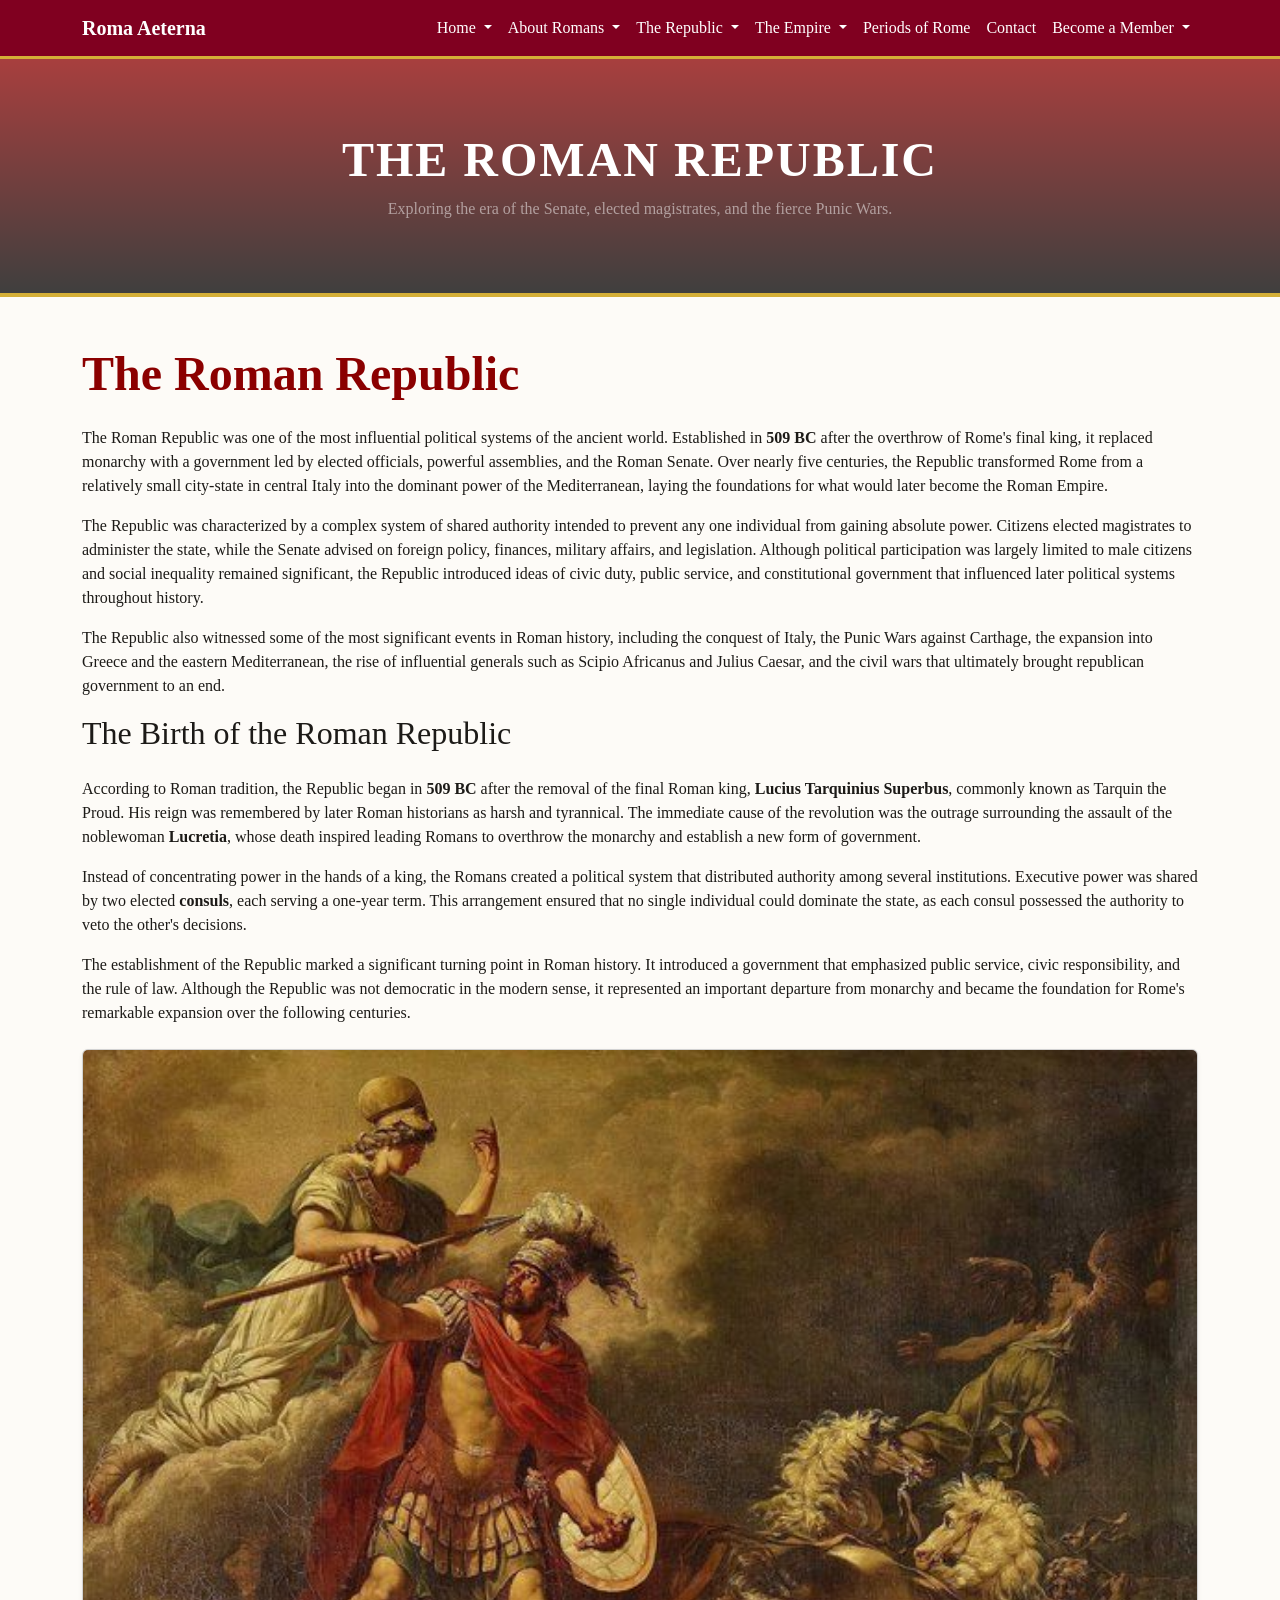
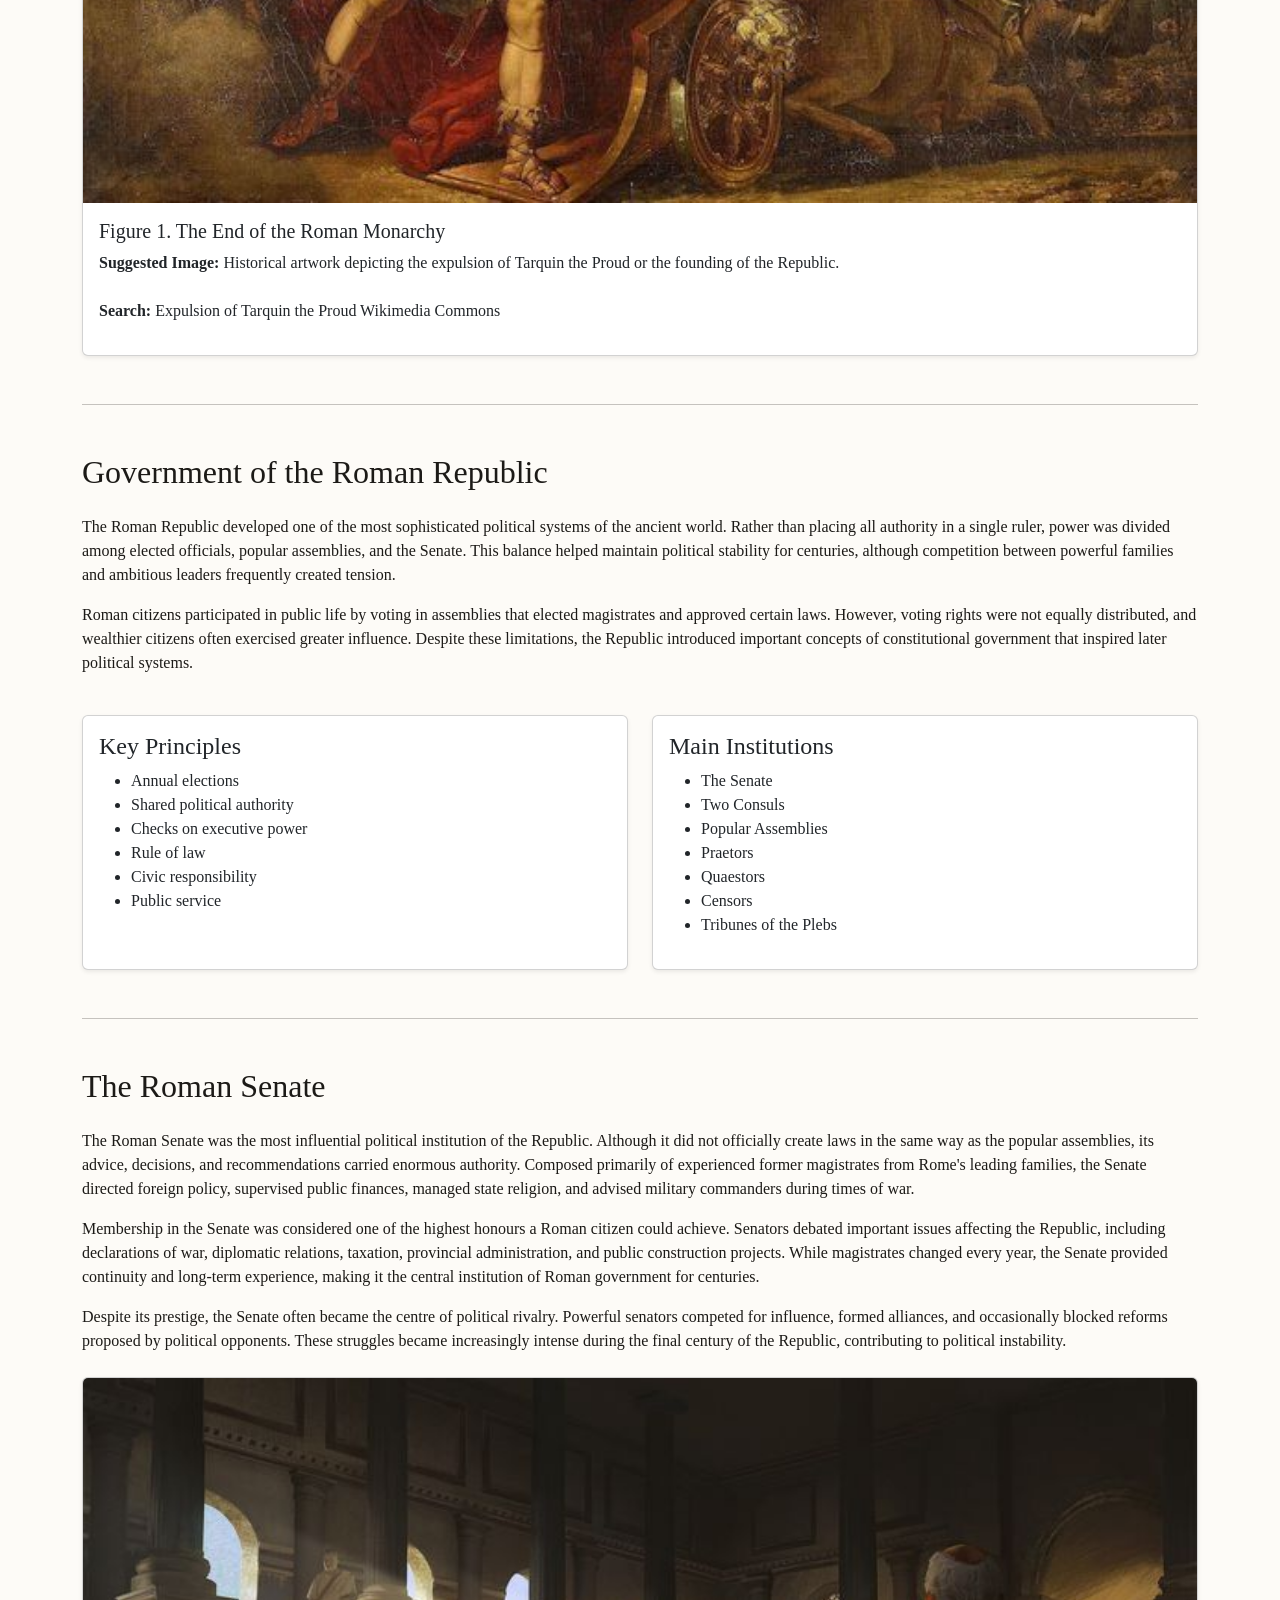
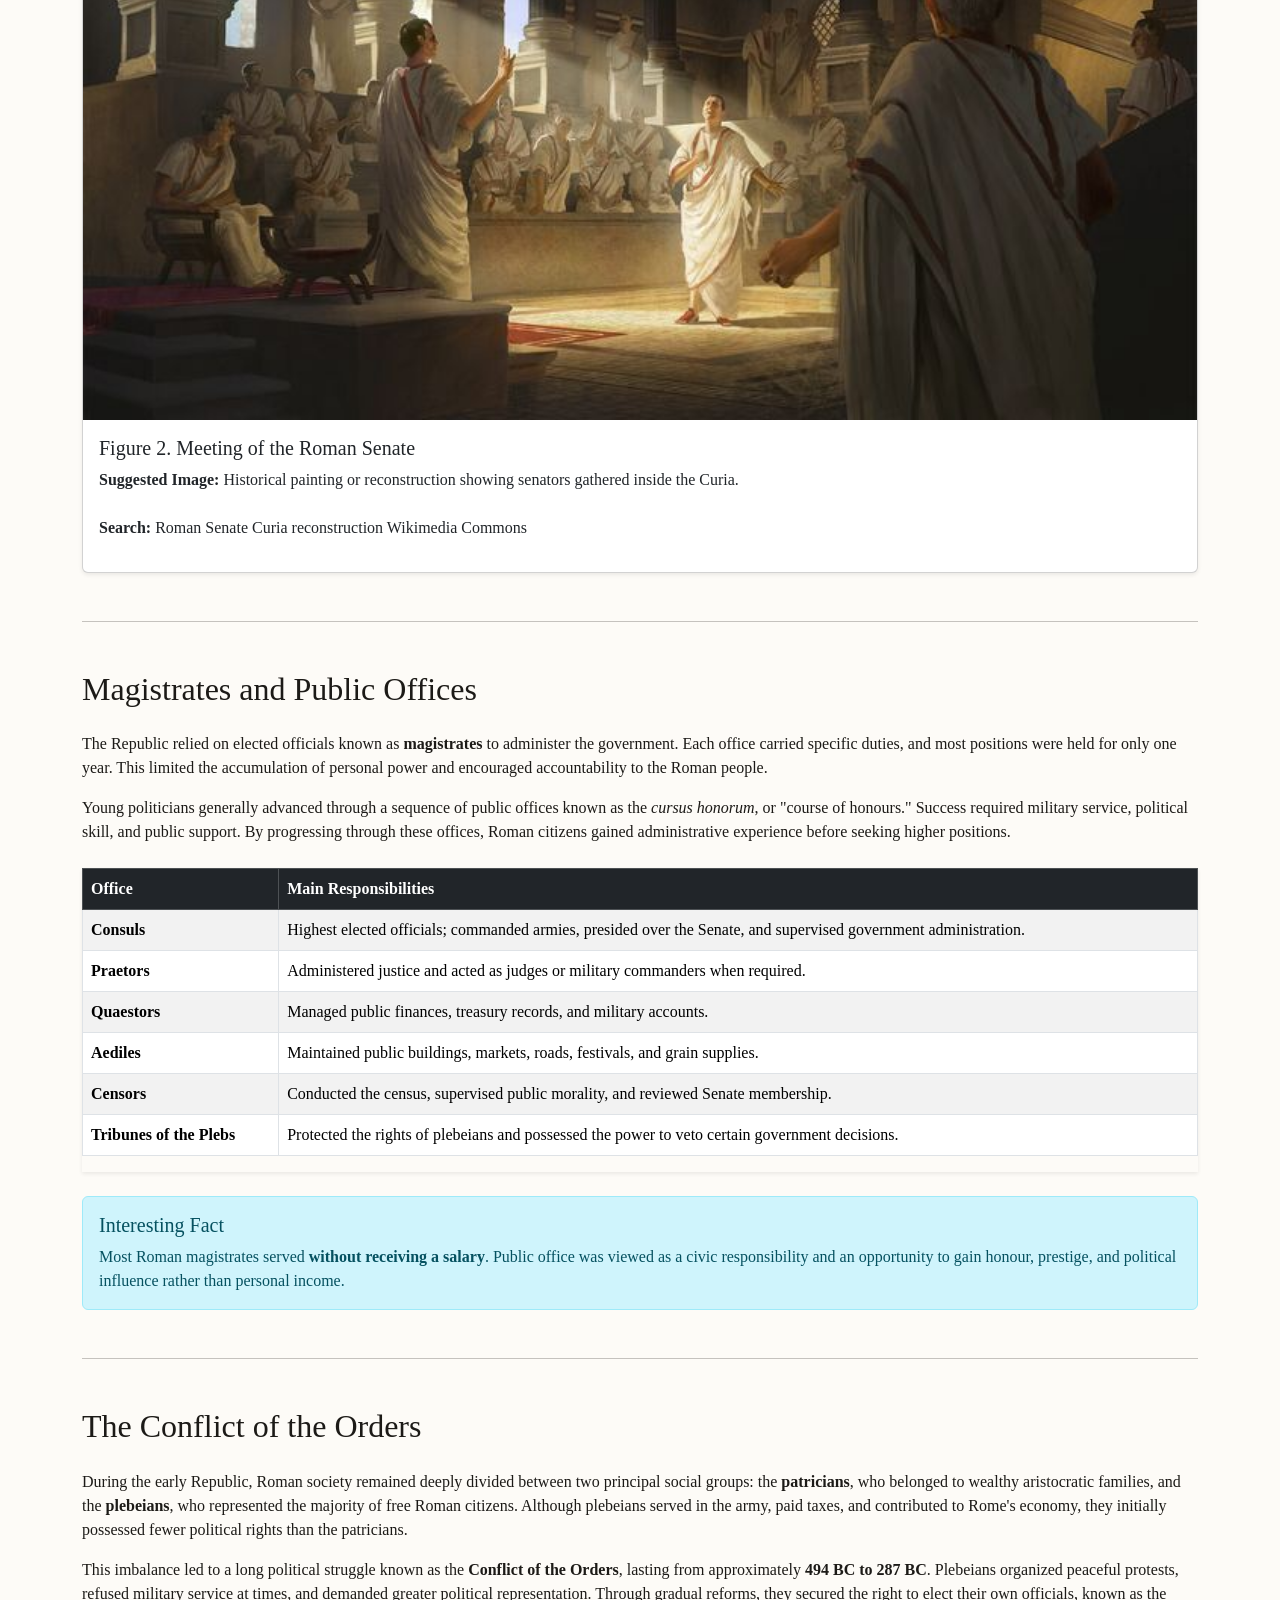
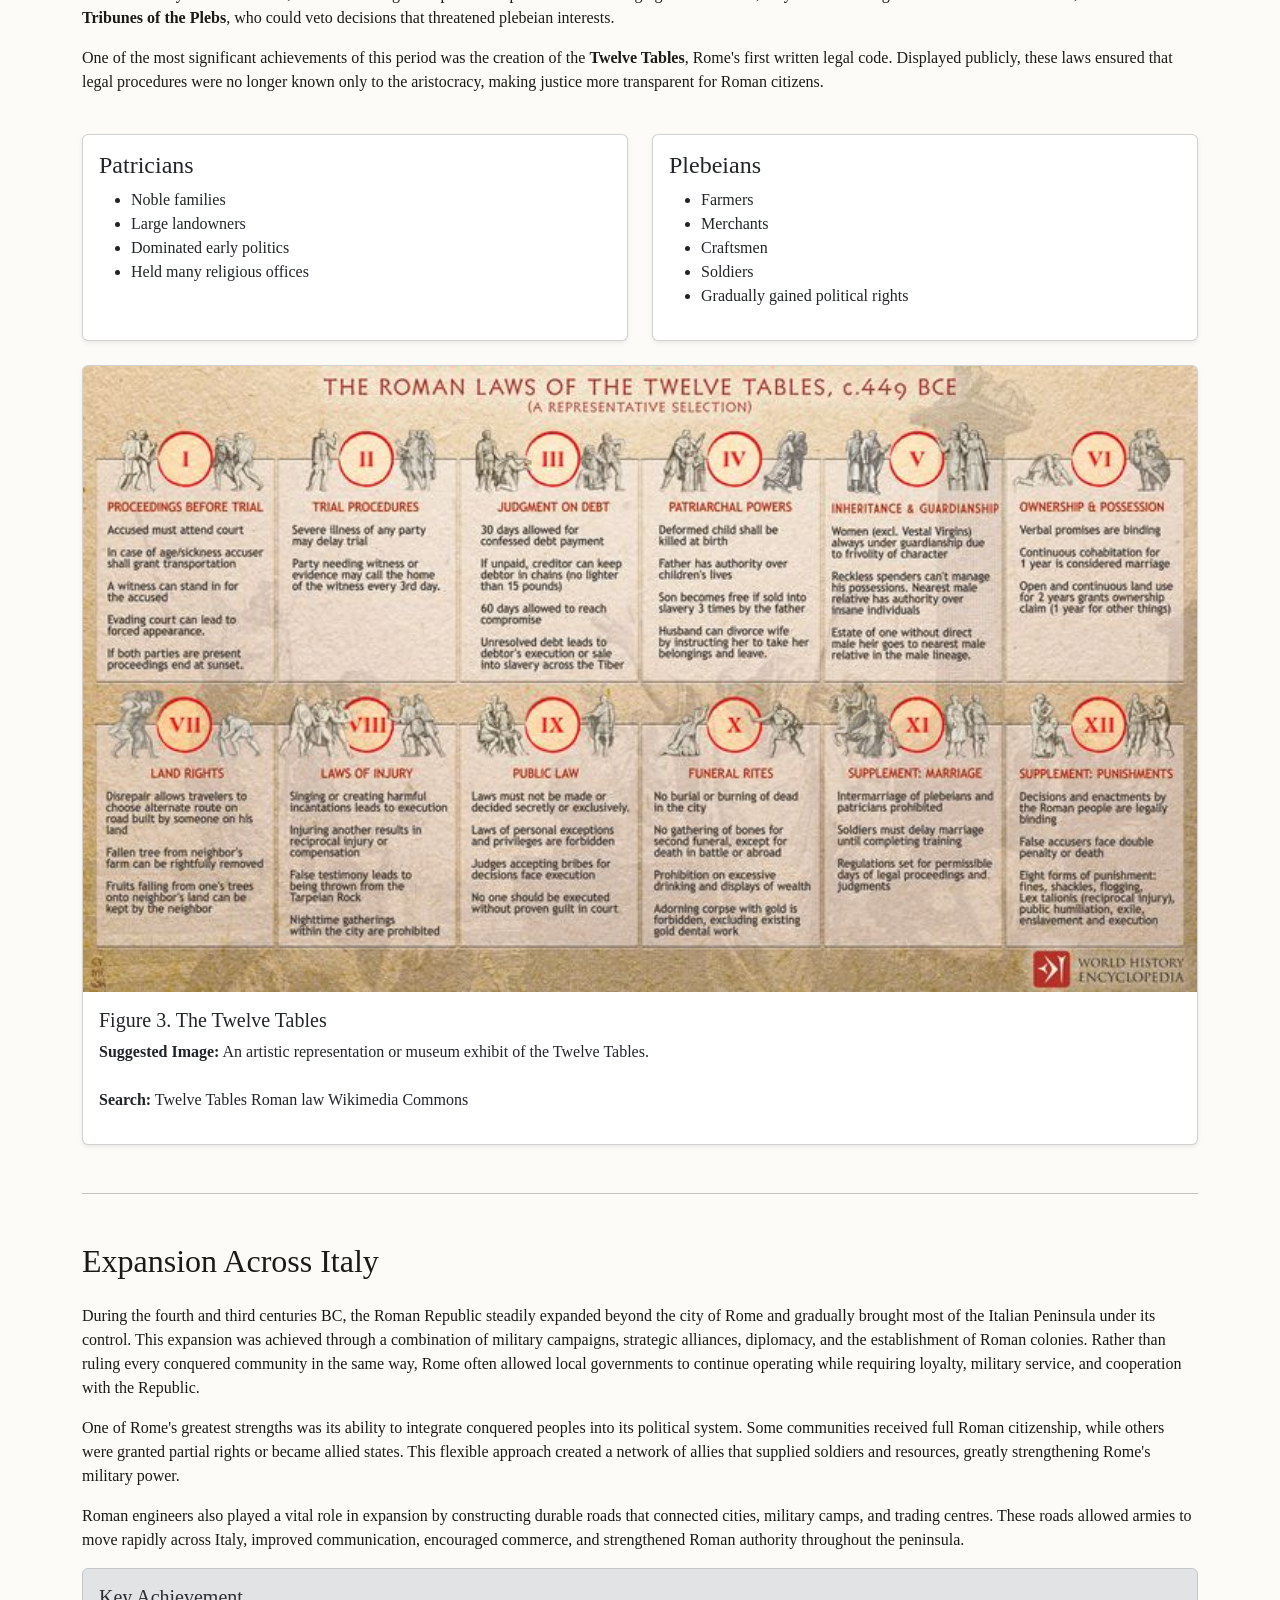
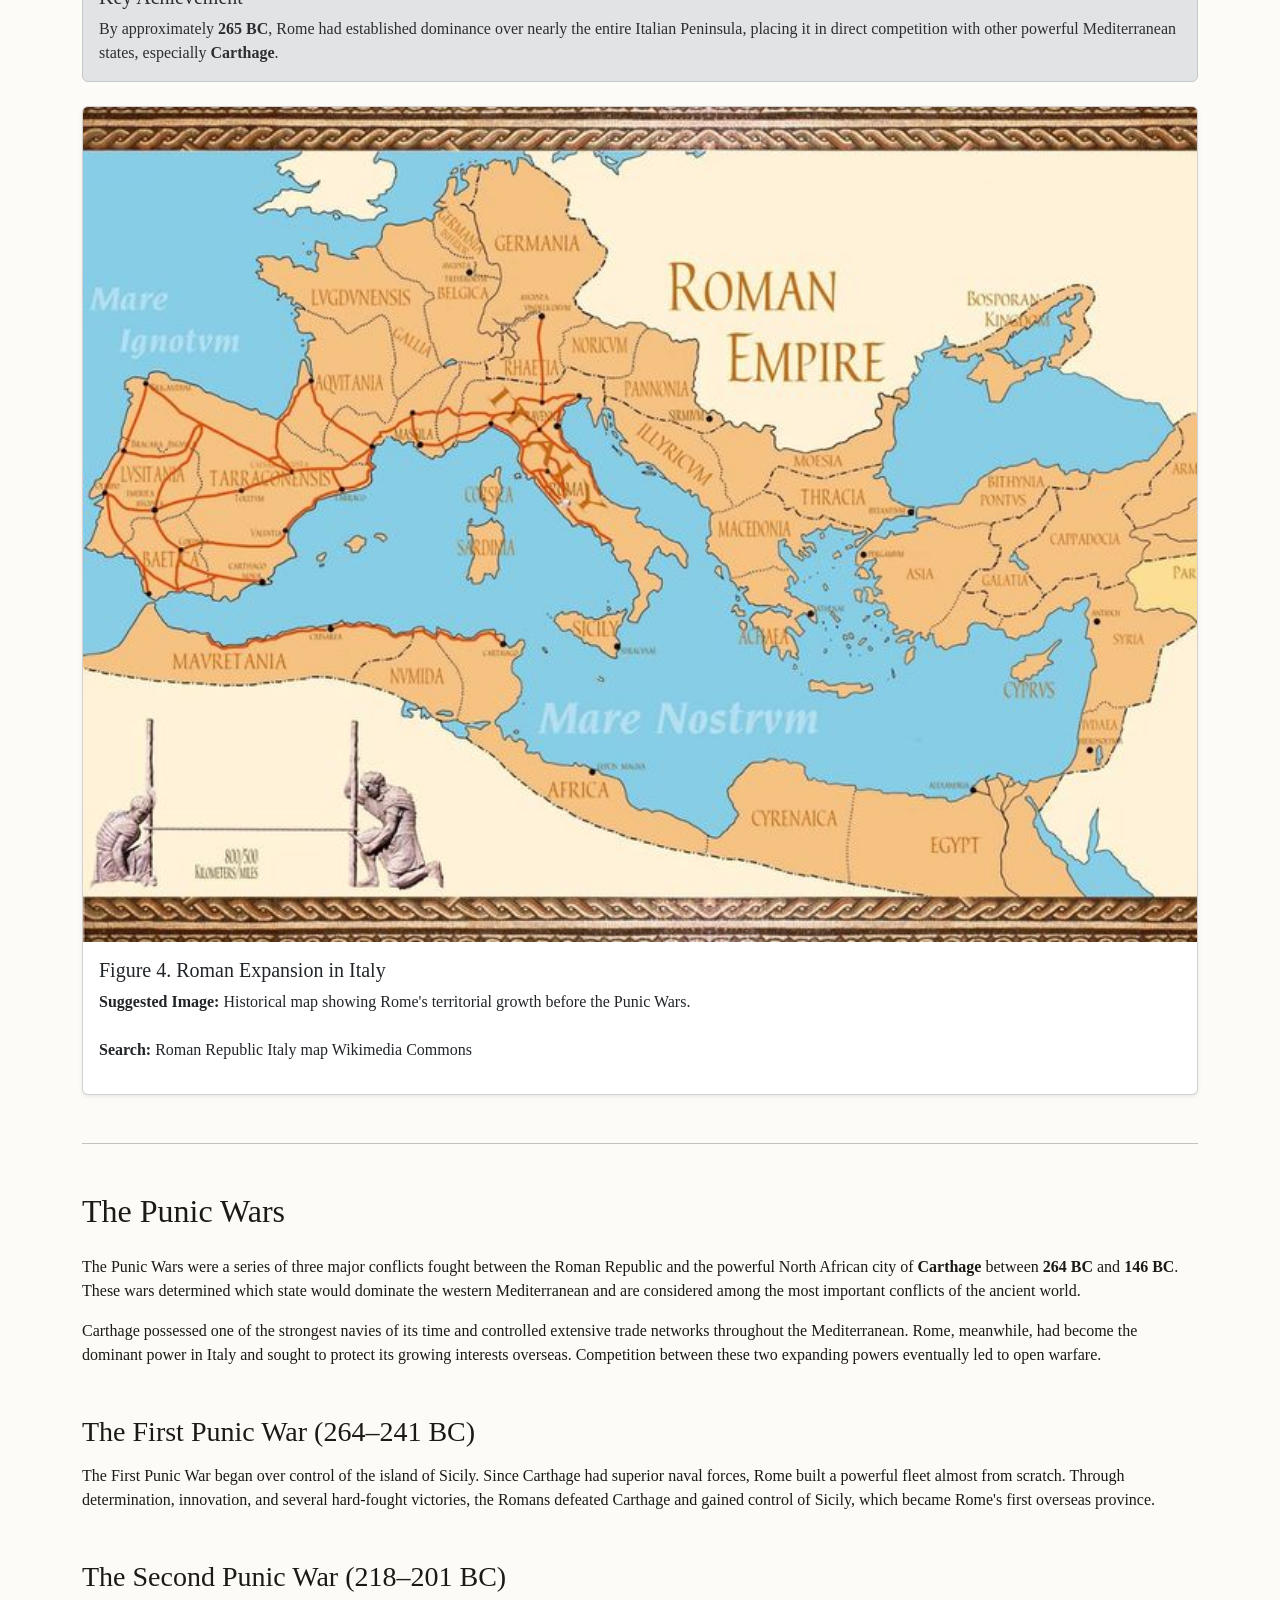
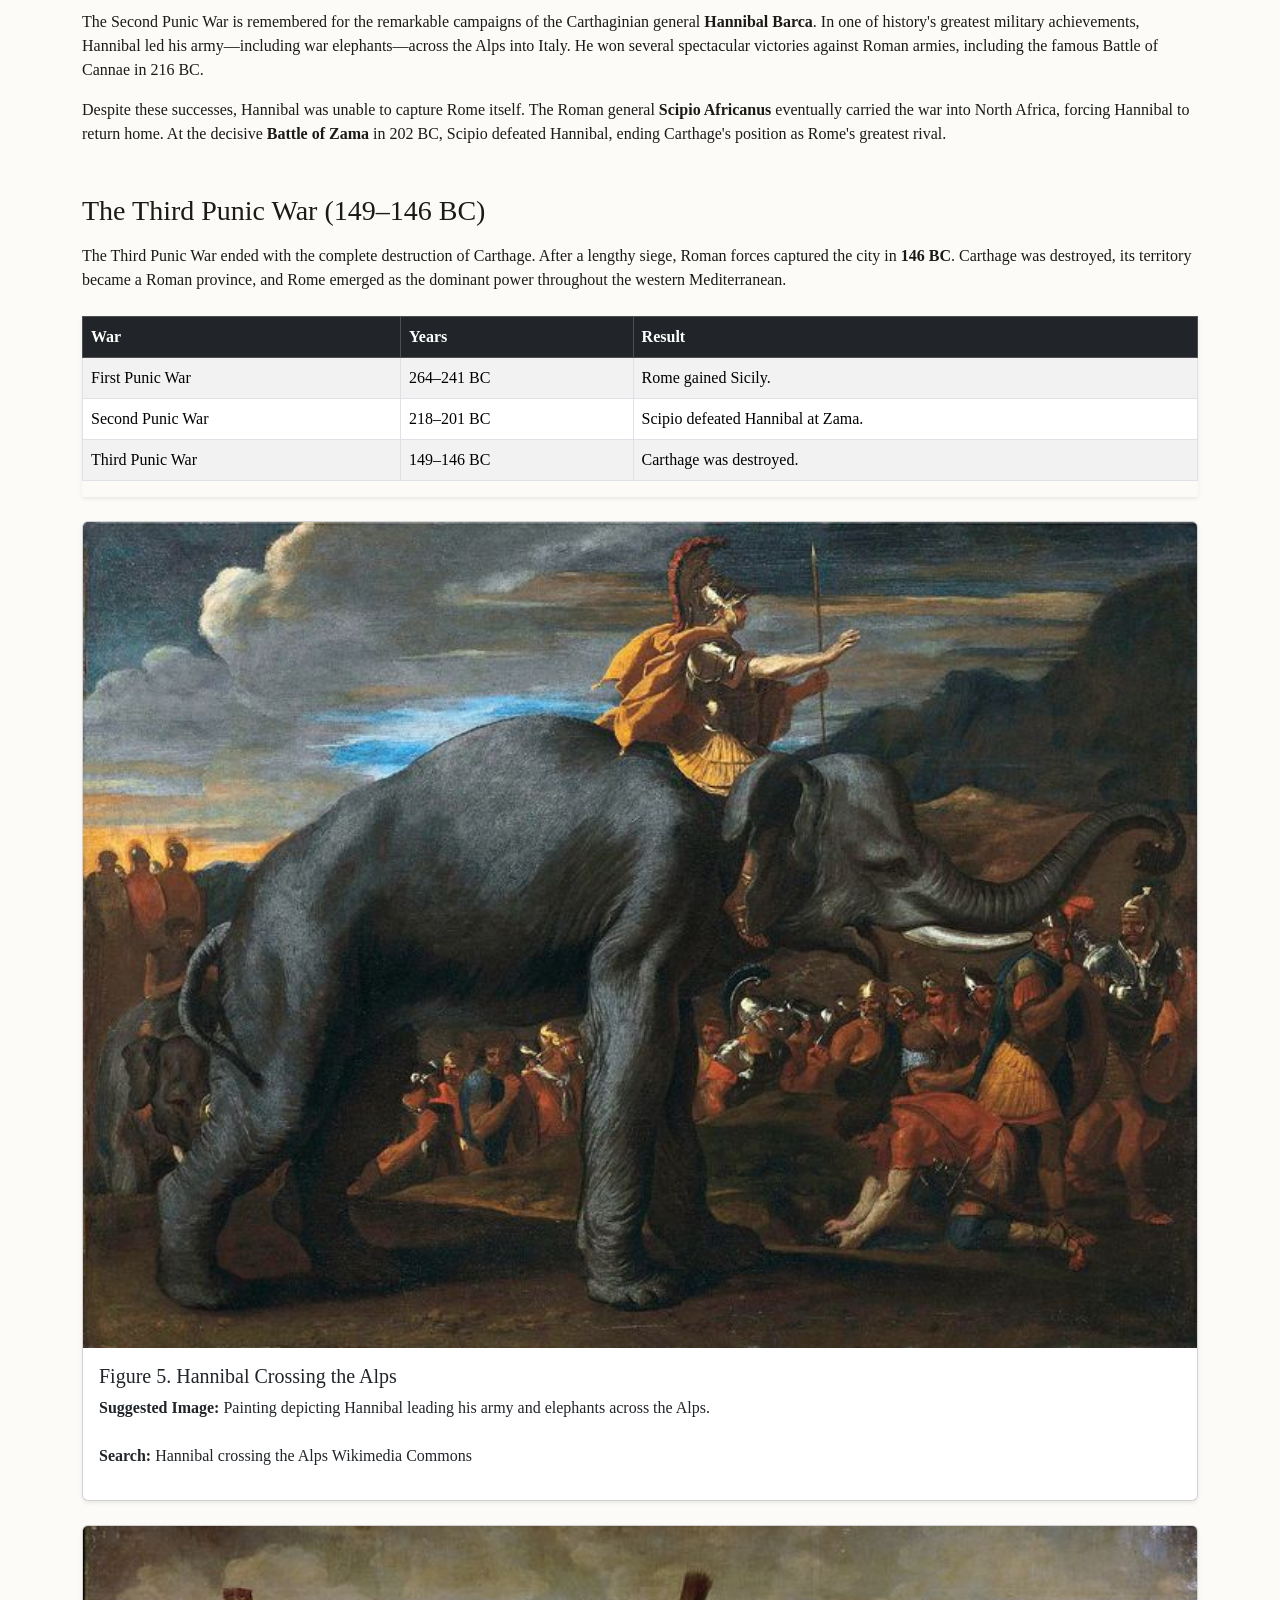
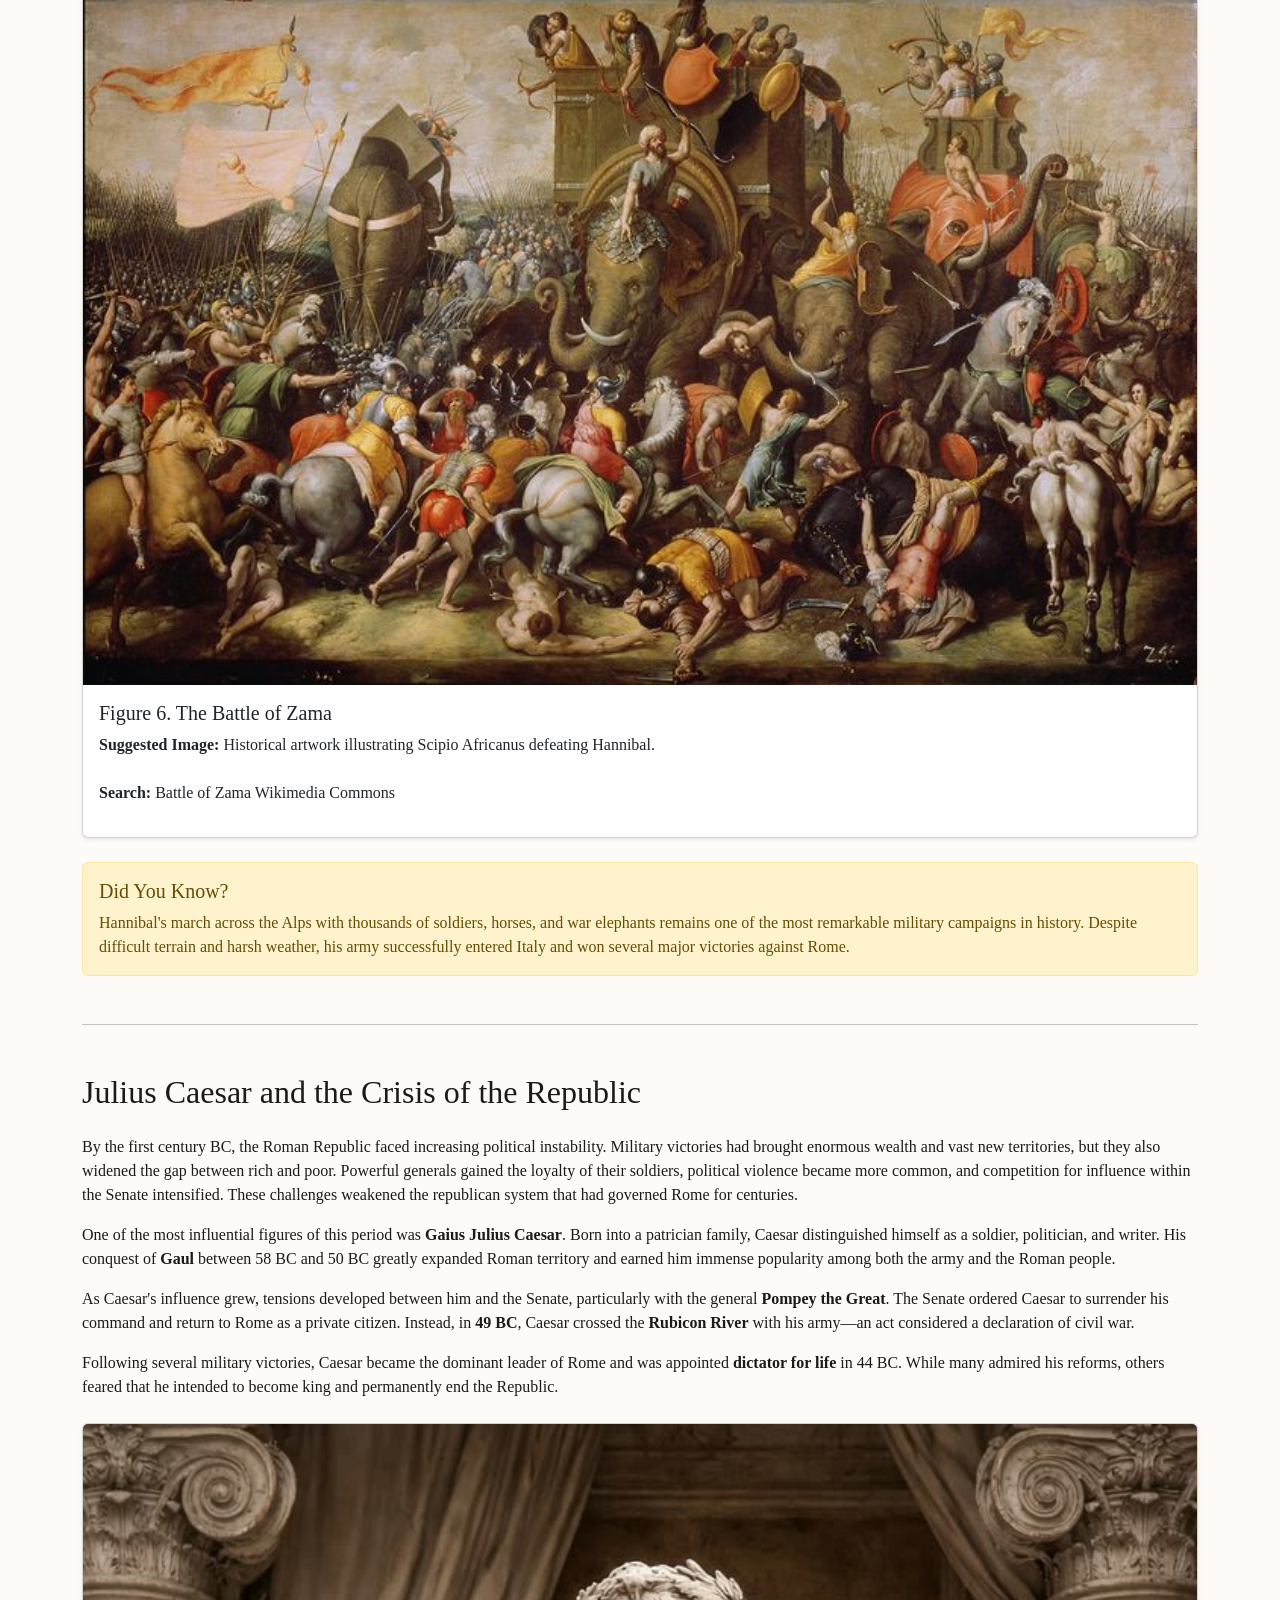
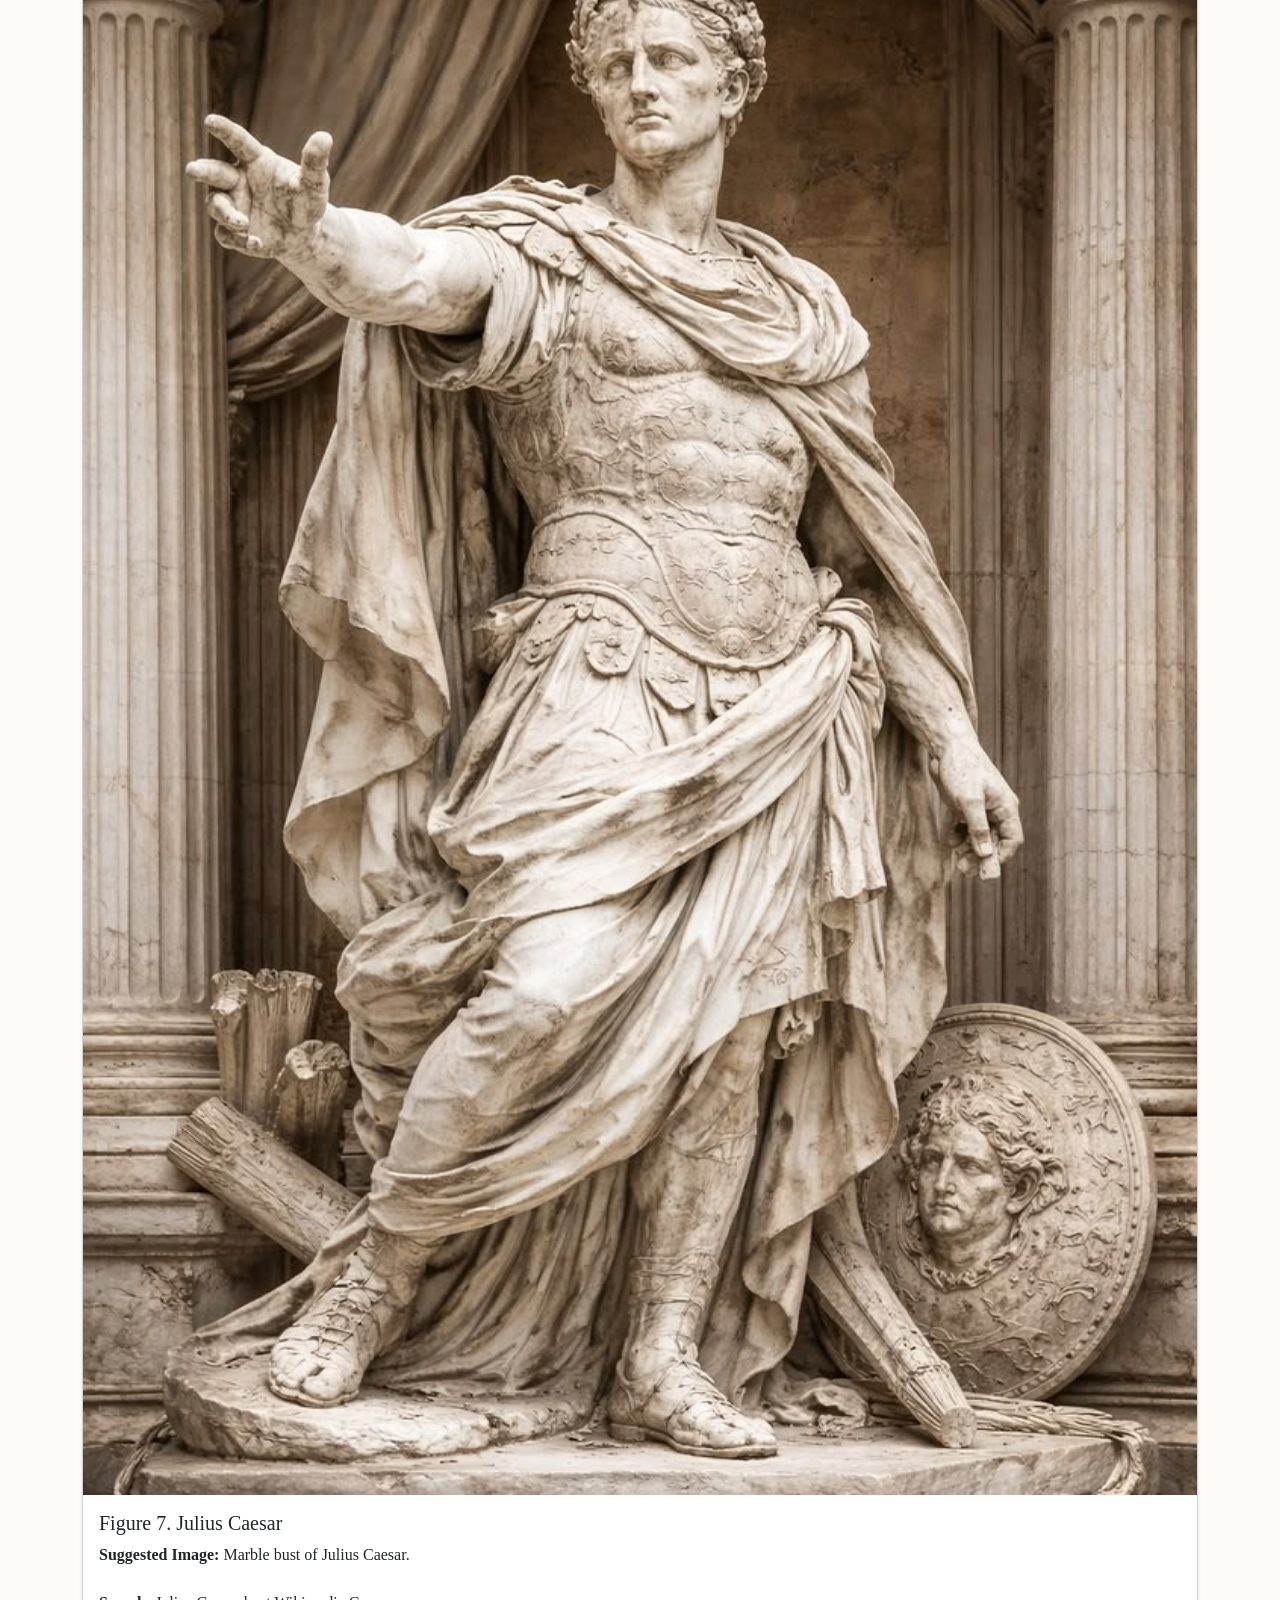
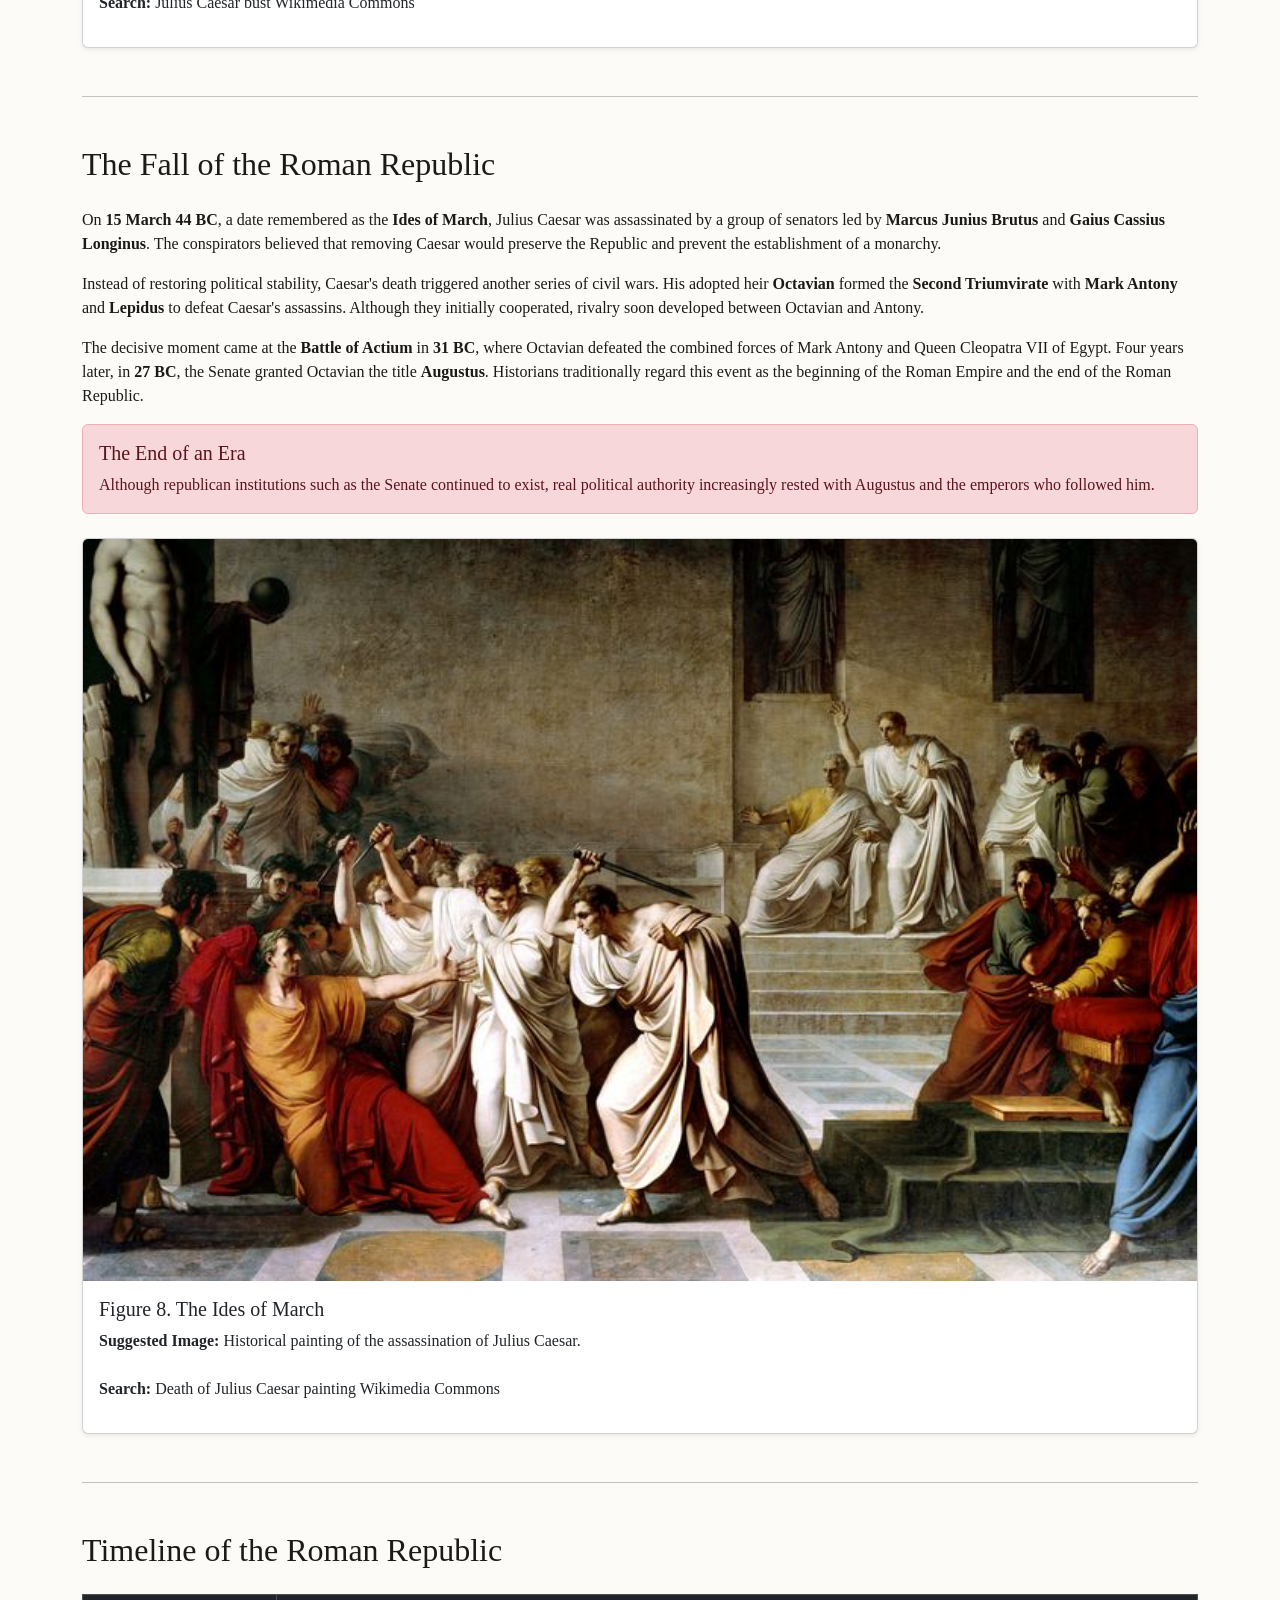
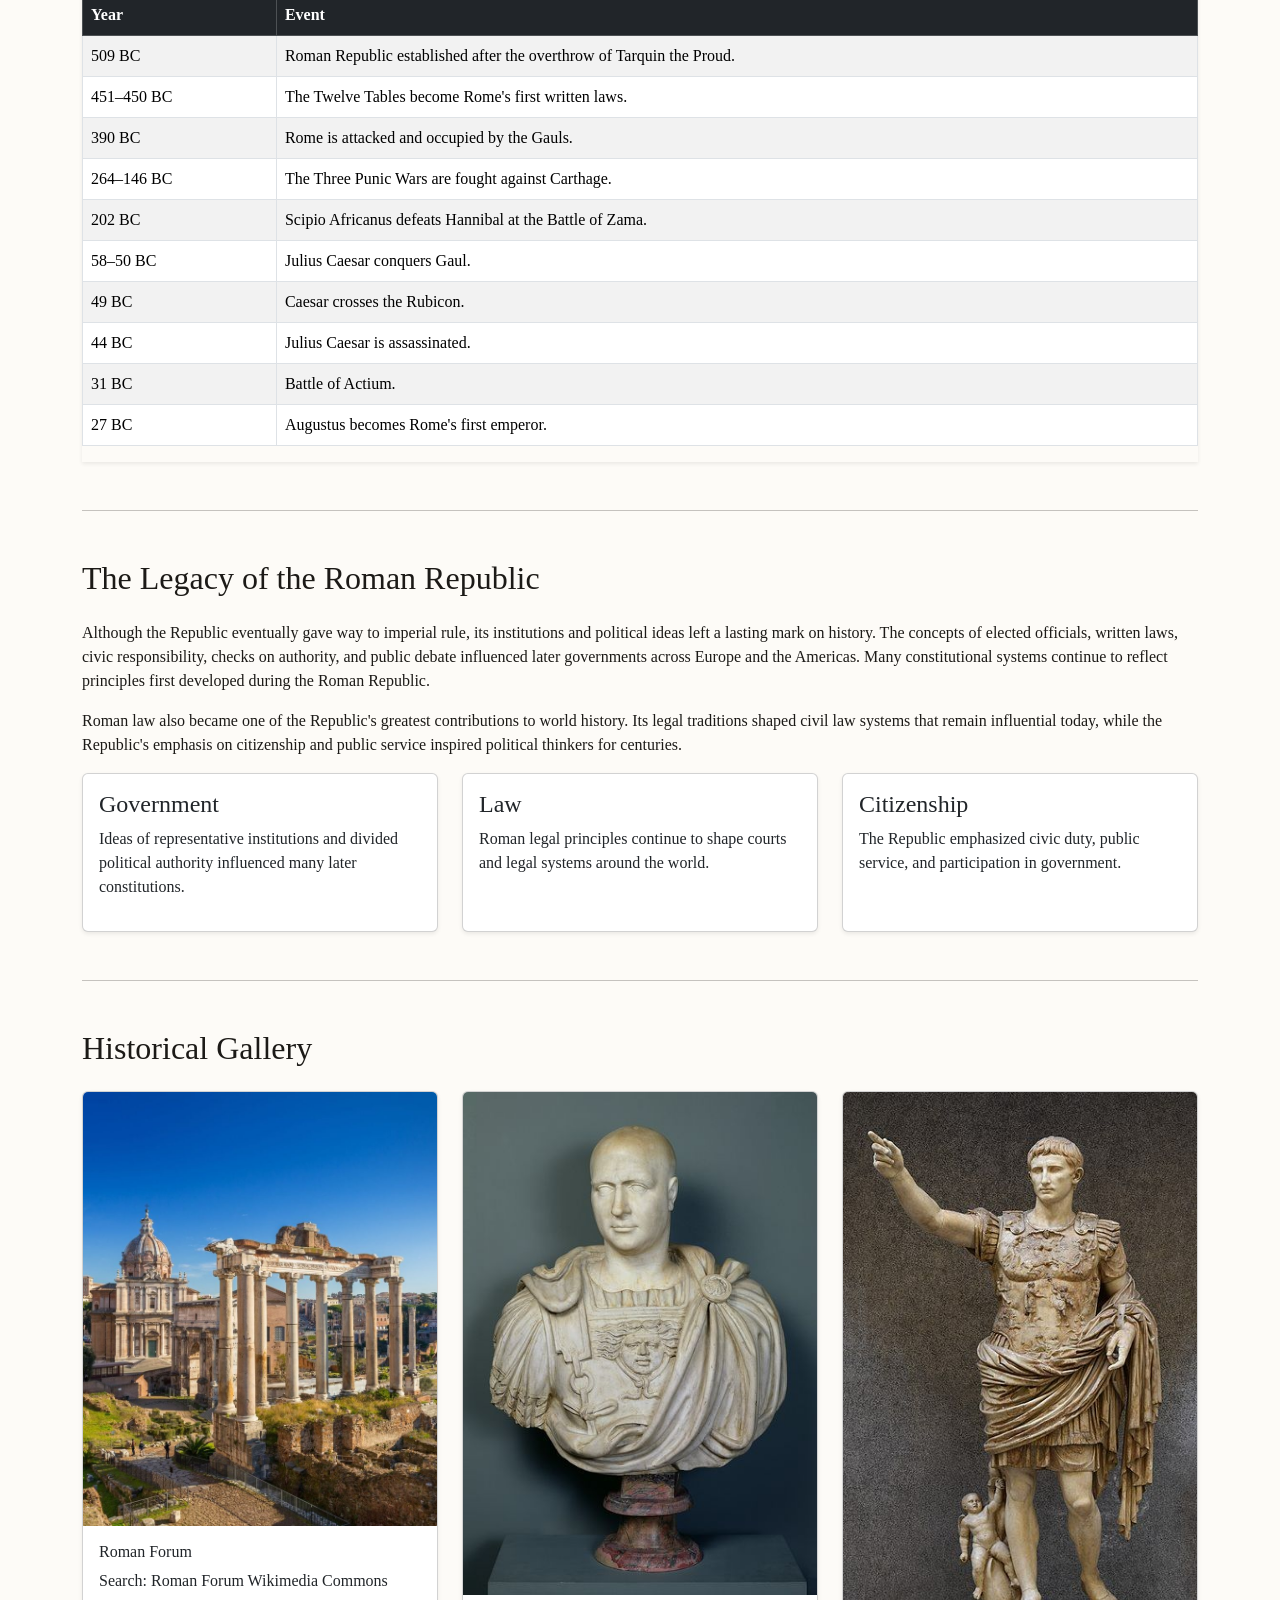
<file: republic.html>
<!DOCTYPE html>
<html lang="en">
<head>
    <meta charset="UTF-8">
    <meta name="viewport" content="width=device-width, initial-scale=1.0">
    <title>History of Rome | The Republic</title>
    <link href="https://cdn.jsdelivr.net/npm/bootstrap@5.3.0/dist/css/bootstrap.min.css" rel="stylesheet">
    <link rel="stylesheet" href="style.css">
</head>
<body>

      <nav class="navbar navbar-expand-lg navbar-roman sticky-top">
    <div class="container">

        <a class="navbar-brand fw-bold" href="index.html">Roma Aeterna</a>

        <button class="navbar-toggler"
                type="button"
                data-bs-toggle="collapse"
                data-bs-target="#navbarNav"
                aria-controls="navbarNav"
                aria-expanded="false"
                aria-label="Toggle navigation">

            <span class="navbar-toggler-icon"></span>

        </button>

        <div class="collapse navbar-collapse" id="navbarNav">

            <ul class="navbar-nav ms-auto">

                <!--  HOME ================= -->

                <li class="nav-item dropdown">

                    <div class="d-flex align-items-center">

                        <!-- Click goes to Home page -->

                        <a class="nav-link pe-1"
                           href="index.html">
                            Home
                        </a>

                        <!-- Arrow opens dropdown -->

                        <a class="nav-link dropdown-toggle dropdown-toggle-split ps-1"
                           href="#"
                           id="homeDropdown"
                           role="button"
                           data-bs-toggle="dropdown"
                           aria-expanded="false">

                            <span class="visually-hidden">
                                Toggle Home Menu
                            </span>

                        </a>

                        <ul class="dropdown-menu shadow">

                            <li>
                                <a class="dropdown-item"
                                   href="index.html#history">
                                    History of Rome
                                </a>
                            </li>

                            <li>
                                <a class="dropdown-item"
                                   href="index.html#founding">
                                    Founding of Rome
                                </a>
                            </li>

                            <li>
                                <a class="dropdown-item"
                                   href="index.html#kingdom">
                                    Roman Kingdom
                                </a>
                            </li>

                            <li>
                                <a class="dropdown-item"
                                   href="index.html#republic-overview">
                                    Roman Republic
                                </a>
                            </li>

                            <li>
                                <a class="dropdown-item"
                                   href="index.html#empire-overview">
                                    Roman Empire
                                </a>
                            </li>

                            <li>
                                <a class="dropdown-item"
                                   href="index.html#legacy">
                                    Legacy
                                </a>
                            </li>

                        </ul>

                    </div>

                </li>

                <!--  ABOUT  -->

                <li class="nav-item dropdown">

                    <div class="d-flex align-items-center">

                        <!-- Click goes to About page -->

                        <a class="nav-link pe-1"
                           href="about.html">
                            About Romans
                        </a>

                        <!-- Arrow -->

                        <a class="nav-link dropdown-toggle dropdown-toggle-split ps-1"
                           href="#"
                           id="aboutDropdown"
                           role="button"
                           data-bs-toggle="dropdown"
                           aria-expanded="false">

                            <span class="visually-hidden">
                                Toggle About Menu
                            </span>

                        </a>

                        <ul class="dropdown-menu shadow">

                            <li>
                                <a class="dropdown-item"
                                   href="about.html#society">
                                    Roman Society
                                </a>
                            </li>

                            <li>
                                <a class="dropdown-item"
                                   href="about.html#family">
                                    Family Life
                                </a>
                            </li>

                            <li>
                                <a class="dropdown-item"
                                   href="about.html#dailylife">
                                    Daily Life
                                </a>
                            </li>

                            <li>
                                <a class="dropdown-item"
                                   href="about.html#religion">
                                    Religion
                                </a>
                            </li>

                            <li>
                                <a class="dropdown-item"
                                   href="about.html#education">
                                    Education
                                </a>
                            </li>

                            <li>
                                <a class="dropdown-item"
                                   href="about.html#military">
                                    Roman Military
                                </a>
                            </li>

                            <li>
                                <a class="dropdown-item"
                                   href="about.html#legacy">
                                    Legacy
                                </a>
                            </li>

                        </ul>

                    </div>

                </li>                <!--  REPUBLIC  -->

                <li class="nav-item dropdown">

                    <div class="d-flex align-items-center">

                        <!-- Click goes to Republic page -->

                        <a class="nav-link pe-1"
                           href="republic.html">
                            The Republic
                        </a>

                        <!-- Arrow -->

                        <a class="nav-link dropdown-toggle dropdown-toggle-split ps-1"
                           href="#"
                           id="republicDropdown"
                           role="button"
                           data-bs-toggle="dropdown"
                           aria-expanded="false">

                            <span class="visually-hidden">
                                Toggle Republic Menu
                            </span>

                        </a>

                        <ul class="dropdown-menu shadow">

                            <li><a class="dropdown-item" href="republic.html#foundation">Foundation</a></li>

                            <li><a class="dropdown-item" href="republic.html#government">Government</a></li>

                            <li><a class="dropdown-item" href="republic.html#conflict">Conflict of the Orders</a></li>

                            <li><a class="dropdown-item" href="republic.html#punicwars">Punic Wars</a></li>

                            <li><a class="dropdown-item" href="republic.html#expansion">Expansion</a></li>

                            <li><a class="dropdown-item" href="republic.html#caesar">Julius Caesar</a></li>

                            <li><a class="dropdown-item" href="republic.html#fall">Fall of the Republic</a></li>

                            <li><a class="dropdown-item" href="republic.html#legacy">Legacy</a></li>

                        </ul>

                    </div>

                </li>



                <!--  EMPIRE  -->

                <li class="nav-item dropdown">

                    <div class="d-flex align-items-center">

                        <!-- Click goes to Empire page -->

                        <a class="nav-link pe-1"
                           href="empire.html">
                            The Empire
                        </a>

                        <!-- Arrow -->

                        <a class="nav-link dropdown-toggle dropdown-toggle-split ps-1"
                           href="#"
                           id="empireDropdown"
                           role="button"
                           data-bs-toggle="dropdown"
                           aria-expanded="false">

                            <span class="visually-hidden">
                                Toggle Empire Menu
                            </span>

                        </a>

                        <ul class="dropdown-menu shadow">

                            <li><a class="dropdown-item" href="empire.html#rise">Rise of the Empire</a></li>

                            <li><a class="dropdown-item" href="empire.html#augustus">Augustus</a></li>

                            <li><a class="dropdown-item" href="empire.html#government">Government</a></li>

                            <li><a class="dropdown-item" href="empire.html#paxromana">Pax Romana</a></li>

                            <li><a class="dropdown-item" href="empire.html#army">Roman Army</a></li>

                            <li><a class="dropdown-item" href="empire.html#emperors">Famous Emperors</a></li>

                            <li><a class="dropdown-item" href="empire.html#christianity">Christianity</a></li>

                            <li><a class="dropdown-item" href="empire.html#decline">Decline of the Empire</a></li>

                            <li><a class="dropdown-item" href="empire.html#legacy">Legacy</a></li>

                        </ul>

                    </div>

                </li>



                <!--  PERIODS  -->

                <li class="nav-item">

                    <a class="nav-link"
                       href="periods.html">
                        Periods of Rome
                    </a>

                </li>



                <!--  CONTACT  -->

                <li class="nav-item">

                    <a class="nav-link"
                       href="contact.html">
                        Contact
                    </a>

                </li>



                <!--  MEMBERSHIP  -->

                <li class="nav-item dropdown">

                    <a class="nav-link dropdown-toggle"
                       href="#"
                       id="memberDropdown"
                       role="button"
                       data-bs-toggle="dropdown"
                       aria-expanded="false">

                        Become a Member

                    </a>

                    <ul class="dropdown-menu dropdown-menu-end shadow">

                        <li>
                            <a class="dropdown-item"
                               href="signup.html">
                                Sign Up
                            </a>
                        </li>

                        <li>
                            <a class="dropdown-item"
                               href="membership.html">
                                Login
                            </a>
                        </li>

                    </ul>

                </li>

            </ul>

        </div>

    </div>

</nav>
    <header class="text-white text-center py-5" style="background: linear-gradient(rgba(139, 0, 0, 0.75), rgba(0, 0, 0, 0.75)), url('https://images.unsplash.com/photo-1552832230-c0197dd311b5?q=80&w=1200') center/cover no-repeat; border-bottom: 4px solid #D4AF37;">
    <div class="container py-4">
        <h1 class="display-5 fw-bold text-uppercase" style="font-family: 'Cinzel', serif; letter-spacing: 2px;">The Roman Republic</h1>
        <p class="lead mb-0 fs-6 text-white-50">Exploring the era of the Senate, elected magistrates, and the fierce Punic Wars.</p>
    </div>
</header>
   
    <main class="container my-5">

<h1 class="display-5 fw-bold mb-4" style="color:#8B0000;">
The Roman Republic
</h1>

<p >
The Roman Republic was one of the most influential political systems of the ancient world. Established in <strong>509 BC</strong> after the overthrow of Rome's final king, it replaced monarchy with a government led by elected officials, powerful assemblies, and the Roman Senate. Over nearly five centuries, the Republic transformed Rome from a relatively small city-state in central Italy into the dominant power of the Mediterranean, laying the foundations for what would later become the Roman Empire.
</p>

<p>
The Republic was characterized by a complex system of shared authority intended to prevent any one individual from gaining absolute power. Citizens elected magistrates to administer the state, while the Senate advised on foreign policy, finances, military affairs, and legislation. Although political participation was largely limited to male citizens and social inequality remained significant, the Republic introduced ideas of civic duty, public service, and constitutional government that influenced later political systems throughout history.
</p>

<p>
The Republic also witnessed some of the most significant events in Roman history, including the conquest of Italy, the Punic Wars against Carthage, the expansion into Greece and the eastern Mediterranean, the rise of influential generals such as Scipio Africanus and Julius Caesar, and the civil wars that ultimately brought republican government to an end.
</p>


<h2 class="mb-4">The Birth of the Roman Republic</h2>

<p>
According to Roman tradition, the Republic began in <strong>509 BC</strong> after the removal of the final Roman king, <strong>Lucius Tarquinius Superbus</strong>, commonly known as Tarquin the Proud. His reign was remembered by later Roman historians as harsh and tyrannical. The immediate cause of the revolution was the outrage surrounding the assault of the noblewoman <strong>Lucretia</strong>, whose death inspired leading Romans to overthrow the monarchy and establish a new form of government.
</p>

<p>
Instead of concentrating power in the hands of a king, the Romans created a political system that distributed authority among several institutions. Executive power was shared by two elected <strong>consuls</strong>, each serving a one-year term. This arrangement ensured that no single individual could dominate the state, as each consul possessed the authority to veto the other's decisions.
</p>

<p>
The establishment of the Republic marked a significant turning point in Roman history. It introduced a government that emphasized public service, civic responsibility, and the rule of law. Although the Republic was not democratic in the modern sense, it represented an important departure from monarchy and became the foundation for Rome's remarkable expansion over the following centuries.
</p>

<!-- IMAGE PLACEHOLDER -->

<div class="card shadow-sm my-4">

<img src="images/Artistic depiction of the expulsion of Tarquin the Proud.jpg"
class="card-img-top"
alt="Artistic depiction of the expulsion of Tarquin the Proud">

<div class="card-body">

<h5>Figure 1. The End of the Roman Monarchy</h5>

<p>

<strong>Suggested Image:</strong>

Historical artwork depicting the expulsion of Tarquin the Proud or the founding of the Republic.

<br><br>

<strong>Search:</strong>

Expulsion of Tarquin the Proud Wikimedia Commons

</p>

</div>

</div>

</section>

<hr class="my-5">

<section id="government">

<h2 class="mb-4">Government of the Roman Republic</h2>

<p>
The Roman Republic developed one of the most sophisticated political systems of the ancient world. Rather than placing all authority in a single ruler, power was divided among elected officials, popular assemblies, and the Senate. This balance helped maintain political stability for centuries, although competition between powerful families and ambitious leaders frequently created tension.
</p>

<p>
Roman citizens participated in public life by voting in assemblies that elected magistrates and approved certain laws. However, voting rights were not equally distributed, and wealthier citizens often exercised greater influence. Despite these limitations, the Republic introduced important concepts of constitutional government that inspired later political systems.
</p>

<div class="row g-4 mt-3">

<div class="col-md-6">

<div class="card shadow-sm h-100">

<div class="card-body">

<h4>Key Principles</h4>

<ul>

<li>Annual elections</li>

<li>Shared political authority</li>

<li>Checks on executive power</li>

<li>Rule of law</li>

<li>Civic responsibility</li>

<li>Public service</li>

</ul>

</div>

</div>

</div>

<div class="col-md-6">

<div class="card shadow-sm h-100">

<div class="card-body">

<h4>Main Institutions</h4>

<ul>

<li>The Senate</li>

<li>Two Consuls</li>

<li>Popular Assemblies</li>

<li>Praetors</li>

<li>Quaestors</li>

<li>Censors</li>

<li>Tribunes of the Plebs</li>

</ul>

</div>

</div>

</div>

</div>

</section><hr class="my-5">

<section id="senate">

<h2 class="mb-4">The Roman Senate</h2>

<p>
The Roman Senate was the most influential political institution of the Republic. Although it did not officially create laws in the same way as the popular assemblies, its advice, decisions, and recommendations carried enormous authority. Composed primarily of experienced former magistrates from Rome's leading families, the Senate directed foreign policy, supervised public finances, managed state religion, and advised military commanders during times of war.
</p>

<p>
Membership in the Senate was considered one of the highest honours a Roman citizen could achieve. Senators debated important issues affecting the Republic, including declarations of war, diplomatic relations, taxation, provincial administration, and public construction projects. While magistrates changed every year, the Senate provided continuity and long-term experience, making it the central institution of Roman government for centuries.
</p>

<p>
Despite its prestige, the Senate often became the centre of political rivalry. Powerful senators competed for influence, formed alliances, and occasionally blocked reforms proposed by political opponents. These struggles became increasingly intense during the final century of the Republic, contributing to political instability.
</p>

<!-- IMAGE PLACEHOLDER -->

<div class="card shadow-sm my-4">

<img src="images/Illustration of the Roman Senate.jpg"
class="card-img-top"
alt="Illustration of the Roman Senate">

<div class="card-body">

<h5>Figure 2. Meeting of the Roman Senate</h5>

<p>

<strong>Suggested Image:</strong>

Historical painting or reconstruction showing senators gathered inside the Curia.

<br><br>

<strong>Search:</strong>

Roman Senate Curia reconstruction Wikimedia Commons

</p>

</div>

</div>

</section>

<hr class="my-5">

<section id="magistrates">

<h2 class="mb-4">Magistrates and Public Offices</h2>

<p>
The Republic relied on elected officials known as <strong>magistrates</strong> to administer the government. Each office carried specific duties, and most positions were held for only one year. This limited the accumulation of personal power and encouraged accountability to the Roman people.
</p>

<p>
Young politicians generally advanced through a sequence of public offices known as the <em>cursus honorum</em>, or "course of honours." Success required military service, political skill, and public support. By progressing through these offices, Roman citizens gained administrative experience before seeking higher positions.
</p>

<div class="table-responsive shadow-sm my-4">

<table class="table table-bordered table-striped align-middle">

<thead class="table-dark">

<tr>

<th>Office</th>

<th>Main Responsibilities</th>

</tr>

</thead>

<tbody>

<tr>

<td><strong>Consuls</strong></td>

<td>Highest elected officials; commanded armies, presided over the Senate, and supervised government administration.</td>

</tr>

<tr>

<td><strong>Praetors</strong></td>

<td>Administered justice and acted as judges or military commanders when required.</td>

</tr>

<tr>

<td><strong>Quaestors</strong></td>

<td>Managed public finances, treasury records, and military accounts.</td>

</tr>

<tr>

<td><strong>Aediles</strong></td>

<td>Maintained public buildings, markets, roads, festivals, and grain supplies.</td>

</tr>

<tr>

<td><strong>Censors</strong></td>

<td>Conducted the census, supervised public morality, and reviewed Senate membership.</td>

</tr>

<tr>

<td><strong>Tribunes of the Plebs</strong></td>

<td>Protected the rights of plebeians and possessed the power to veto certain government decisions.</td>

</tr>

</tbody>

</table>

</div>

<div class="alert alert-info">

<h5>Interesting Fact</h5>

<p class="mb-0">

Most Roman magistrates served <strong>without receiving a salary</strong>. Public office was viewed as a civic responsibility and an opportunity to gain honour, prestige, and political influence rather than personal income.

</p>

</div>

</section>

<hr class="my-5">

<section id="orders">

<h2 class="mb-4">The Conflict of the Orders</h2>

<p>
During the early Republic, Roman society remained deeply divided between two principal social groups: the <strong>patricians</strong>, who belonged to wealthy aristocratic families, and the <strong>plebeians</strong>, who represented the majority of free Roman citizens. Although plebeians served in the army, paid taxes, and contributed to Rome's economy, they initially possessed fewer political rights than the patricians.
</p>

<p>
This imbalance led to a long political struggle known as the <strong>Conflict of the Orders</strong>, lasting from approximately <strong>494 BC to 287 BC</strong>. Plebeians organized peaceful protests, refused military service at times, and demanded greater political representation. Through gradual reforms, they secured the right to elect their own officials, known as the <strong>Tribunes of the Plebs</strong>, who could veto decisions that threatened plebeian interests.
</p>

<p>
One of the most significant achievements of this period was the creation of the <strong>Twelve Tables</strong>, Rome's first written legal code. Displayed publicly, these laws ensured that legal procedures were no longer known only to the aristocracy, making justice more transparent for Roman citizens.
</p>

<div class="row g-4 mt-3">

<div class="col-md-6">

<div class="card shadow-sm h-100">

<div class="card-body">

<h4>Patricians</h4>

<ul>

<li>Noble families</li>

<li>Large landowners</li>

<li>Dominated early politics</li>

<li>Held many religious offices</li>

</ul>

</div>

</div>

</div>

<div class="col-md-6">

<div class="card shadow-sm h-100">

<div class="card-body">

<h4>Plebeians</h4>

<ul>

<li>Farmers</li>

<li>Merchants</li>

<li>Craftsmen</li>

<li>Soldiers</li>

<li>Gradually gained political rights</li>

</ul>

</div>

</div>

</div>

</div>



<div class="card shadow-sm my-4">

<img src="images/44.jpg"
class="card-img-top"
alt="Representation of the Twelve Tables">

<div class="card-body">

<h5>Figure 3. The Twelve Tables</h5>

<p>

<strong>Suggested Image:</strong>

An artistic representation or museum exhibit of the Twelve Tables.

<br><br>

<strong>Search:</strong>

Twelve Tables Roman law Wikimedia Commons

</p>

</div>

</div>

</section><hr class="my-5">

<section id="expansion">

<h2 class="mb-4">Expansion Across Italy</h2>

<p>
During the fourth and third centuries BC, the Roman Republic steadily expanded beyond the city of Rome and gradually brought most of the Italian Peninsula under its control. This expansion was achieved through a combination of military campaigns, strategic alliances, diplomacy, and the establishment of Roman colonies. Rather than ruling every conquered community in the same way, Rome often allowed local governments to continue operating while requiring loyalty, military service, and cooperation with the Republic.
</p>

<p>
One of Rome's greatest strengths was its ability to integrate conquered peoples into its political system. Some communities received full Roman citizenship, while others were granted partial rights or became allied states. This flexible approach created a network of allies that supplied soldiers and resources, greatly strengthening Rome's military power.
</p>

<p>
Roman engineers also played a vital role in expansion by constructing durable roads that connected cities, military camps, and trading centres. These roads allowed armies to move rapidly across Italy, improved communication, encouraged commerce, and strengthened Roman authority throughout the peninsula.
</p>

<div class="alert alert-secondary">

<h5>Key Achievement</h5>

<p class="mb-0">
By approximately <strong>265 BC</strong>, Rome had established dominance over nearly the entire Italian Peninsula, placing it in direct competition with other powerful Mediterranean states, especially <strong>Carthage</strong>.
</p>

</div>



<div class="card shadow-sm my-4">

<img src="images/Map showing Roman expansion across Italy.jpg"
class="card-img-top"
alt="Map showing Roman expansion across Italy">

<div class="card-body">

<h5>Figure 4. Roman Expansion in Italy</h5>

<p>

<strong>Suggested Image:</strong>

Historical map showing Rome's territorial growth before the Punic Wars.

<br><br>

<strong>Search:</strong>

Roman Republic Italy map Wikimedia Commons

</p>

</div>

</div>

</section>

<hr class="my-5">

<section id="punic">

<h2 class="mb-4">The Punic Wars</h2>

<p>
The Punic Wars were a series of three major conflicts fought between the Roman Republic and the powerful North African city of <strong>Carthage</strong> between <strong>264 BC</strong> and <strong>146 BC</strong>. These wars determined which state would dominate the western Mediterranean and are considered among the most important conflicts of the ancient world.
</p>

<p>
Carthage possessed one of the strongest navies of its time and controlled extensive trade networks throughout the Mediterranean. Rome, meanwhile, had become the dominant power in Italy and sought to protect its growing interests overseas. Competition between these two expanding powers eventually led to open warfare.
</p>

<h3 class="mt-5 mb-3">The First Punic War (264–241 BC)</h3>

<p>
The First Punic War began over control of the island of Sicily. Since Carthage had superior naval forces, Rome built a powerful fleet almost from scratch. Through determination, innovation, and several hard-fought victories, the Romans defeated Carthage and gained control of Sicily, which became Rome's first overseas province.
</p>

<h3 class="mt-5 mb-3">The Second Punic War (218–201 BC)</h3>

<p>
The Second Punic War is remembered for the remarkable campaigns of the Carthaginian general <strong>Hannibal Barca</strong>. In one of history's greatest military achievements, Hannibal led his army—including war elephants—across the Alps into Italy. He won several spectacular victories against Roman armies, including the famous Battle of Cannae in 216 BC.
</p>

<p>
Despite these successes, Hannibal was unable to capture Rome itself. The Roman general <strong>Scipio Africanus</strong> eventually carried the war into North Africa, forcing Hannibal to return home. At the decisive <strong>Battle of Zama</strong> in 202 BC, Scipio defeated Hannibal, ending Carthage's position as Rome's greatest rival.
</p>

<h3 class="mt-5 mb-3">The Third Punic War (149–146 BC)</h3>

<p>
The Third Punic War ended with the complete destruction of Carthage. After a lengthy siege, Roman forces captured the city in <strong>146 BC</strong>. Carthage was destroyed, its territory became a Roman province, and Rome emerged as the dominant power throughout the western Mediterranean.
</p>

<div class="table-responsive shadow-sm my-4">

<table class="table table-bordered table-striped">

<thead class="table-dark">

<tr>

<th>War</th>

<th>Years</th>

<th>Result</th>

</tr>

</thead>

<tbody>

<tr>

<td>First Punic War</td>

<td>264–241 BC</td>

<td>Rome gained Sicily.</td>

</tr>

<tr>

<td>Second Punic War</td>

<td>218–201 BC</td>

<td>Scipio defeated Hannibal at Zama.</td>

</tr>

<tr>

<td>Third Punic War</td>

<td>149–146 BC</td>

<td>Carthage was destroyed.</td>

</tr>

</tbody>

</table>

</div>



<div class="card shadow-sm my-4">

<img src="images/Hannibal crossing the Alps.jpg"
class="card-img-top"
alt="Hannibal crossing the Alps">

<div class="card-body">

<h5>Figure 5. Hannibal Crossing the Alps</h5>

<p>

<strong>Suggested Image:</strong>

Painting depicting Hannibal leading his army and elephants across the Alps.

<br><br>

<strong>Search:</strong>

Hannibal crossing the Alps Wikimedia Commons

</p>

</div>

</div>



<div class="card shadow-sm my-4">

<img src="images/Battle of Zama.jpg"
class="card-img-top"
alt="Battle of Zama">

<div class="card-body">

<h5>Figure 6. The Battle of Zama</h5>

<p>

<strong>Suggested Image:</strong>

Historical artwork illustrating Scipio Africanus defeating Hannibal.

<br><br>

<strong>Search:</strong>

Battle of Zama Wikimedia Commons

</p>

</div>

</div>

<div class="alert alert-warning">

<h5>Did You Know?</h5>

<p class="mb-0">
Hannibal's march across the Alps with thousands of soldiers, horses, and war elephants remains one of the most remarkable military campaigns in history. Despite difficult terrain and harsh weather, his army successfully entered Italy and won several major victories against Rome.
</p>

</div>

</section><hr class="my-5">

<section id="caesar">

<h2 class="mb-4">Julius Caesar and the Crisis of the Republic</h2>

<p>
By the first century BC, the Roman Republic faced increasing political instability. Military victories had brought enormous wealth and vast new territories, but they also widened the gap between rich and poor. Powerful generals gained the loyalty of their soldiers, political violence became more common, and competition for influence within the Senate intensified. These challenges weakened the republican system that had governed Rome for centuries.
</p>

<p>
One of the most influential figures of this period was <strong>Gaius Julius Caesar</strong>. Born into a patrician family, Caesar distinguished himself as a soldier, politician, and writer. His conquest of <strong>Gaul</strong> between 58 BC and 50 BC greatly expanded Roman territory and earned him immense popularity among both the army and the Roman people.
</p>

<p>
As Caesar's influence grew, tensions developed between him and the Senate, particularly with the general <strong>Pompey the Great</strong>. The Senate ordered Caesar to surrender his command and return to Rome as a private citizen. Instead, in <strong>49 BC</strong>, Caesar crossed the <strong>Rubicon River</strong> with his army—an act considered a declaration of civil war.
</p>

<p>
Following several military victories, Caesar became the dominant leader of Rome and was appointed <strong>dictator for life</strong> in 44 BC. While many admired his reforms, others feared that he intended to become king and permanently end the Republic.
</p>



<div class="card shadow-sm my-4">

<img src="images/Bust of Julius Caesar.jpg"
class="card-img-top"
alt="Bust of Julius Caesar">

<div class="card-body">

<h5>Figure 7. Julius Caesar</h5>

<p>

<strong>Suggested Image:</strong>

Marble bust of Julius Caesar.

<br><br>

<strong>Search:</strong>

Julius Caesar bust Wikimedia Commons

</p>

</div>

</div>

</section>

<hr class="my-5">

<section id="fall">

<h2 class="mb-4">The Fall of the Roman Republic</h2>

<p>
On <strong>15 March 44 BC</strong>, a date remembered as the <strong>Ides of March</strong>, Julius Caesar was assassinated by a group of senators led by <strong>Marcus Junius Brutus</strong> and <strong>Gaius Cassius Longinus</strong>. The conspirators believed that removing Caesar would preserve the Republic and prevent the establishment of a monarchy.
</p>

<p>
Instead of restoring political stability, Caesar's death triggered another series of civil wars. His adopted heir <strong>Octavian</strong> formed the <strong>Second Triumvirate</strong> with <strong>Mark Antony</strong> and <strong>Lepidus</strong> to defeat Caesar's assassins. Although they initially cooperated, rivalry soon developed between Octavian and Antony.
</p>

<p>
The decisive moment came at the <strong>Battle of Actium</strong> in <strong>31 BC</strong>, where Octavian defeated the combined forces of Mark Antony and Queen Cleopatra VII of Egypt. Four years later, in <strong>27 BC</strong>, the Senate granted Octavian the title <strong>Augustus</strong>. Historians traditionally regard this event as the beginning of the Roman Empire and the end of the Roman Republic.
</p>

<div class="alert alert-danger">

<h5>The End of an Era</h5>

<p class="mb-0">
Although republican institutions such as the Senate continued to exist, real political authority increasingly rested with Augustus and the emperors who followed him.
</p>

</div>

<!-- IMAGE PLACEHOLDER -->

<div class="card shadow-sm my-4">

<img src="images/Assassination of Julius Caesar.jpg"
class="card-img-top"
alt="Assassination of Julius Caesar">

<div class="card-body">

<h5>Figure 8. The Ides of March</h5>

<p>

<strong>Suggested Image:</strong>

Historical painting of the assassination of Julius Caesar.

<br><br>

<strong>Search:</strong>

Death of Julius Caesar painting Wikimedia Commons

</p>

</div>

</div>

</section>

<hr class="my-5">

<section id="timeline">

<h2 class="mb-4">Timeline of the Roman Republic</h2>

<div class="table-responsive shadow-sm">

<table class="table table-bordered table-striped">

<thead class="table-dark">

<tr>

<th>Year</th>

<th>Event</th>

</tr>

</thead>

<tbody>

<tr>

<td>509 BC</td>

<td>Roman Republic established after the overthrow of Tarquin the Proud.</td>

</tr>

<tr>

<td>451–450 BC</td>

<td>The Twelve Tables become Rome's first written laws.</td>

</tr>

<tr>

<td>390 BC</td>

<td>Rome is attacked and occupied by the Gauls.</td>

</tr>

<tr>

<td>264–146 BC</td>

<td>The Three Punic Wars are fought against Carthage.</td>

</tr>

<tr>

<td>202 BC</td>

<td>Scipio Africanus defeats Hannibal at the Battle of Zama.</td>

</tr>

<tr>

<td>58–50 BC</td>

<td>Julius Caesar conquers Gaul.</td>

</tr>

<tr>

<td>49 BC</td>

<td>Caesar crosses the Rubicon.</td>

</tr>

<tr>

<td>44 BC</td>

<td>Julius Caesar is assassinated.</td>

</tr>

<tr>

<td>31 BC</td>

<td>Battle of Actium.</td>

</tr>

<tr>

<td>27 BC</td>

<td>Augustus becomes Rome's first emperor.</td>

</tr>

</tbody>

</table>

</div>

</section>

<hr class="my-5">

<section id="legacy">

<h2 class="mb-4">The Legacy of the Roman Republic</h2>

<p>
Although the Republic eventually gave way to imperial rule, its institutions and political ideas left a lasting mark on history. The concepts of elected officials, written laws, civic responsibility, checks on authority, and public debate influenced later governments across Europe and the Americas. Many constitutional systems continue to reflect principles first developed during the Roman Republic.
</p>

<p>
Roman law also became one of the Republic's greatest contributions to world history. Its legal traditions shaped civil law systems that remain influential today, while the Republic's emphasis on citizenship and public service inspired political thinkers for centuries.
</p>

<div class="row g-4">

<div class="col-md-4">

<div class="card shadow-sm h-100">

<div class="card-body">

<h4>Government</h4>

<p>
Ideas of representative institutions and divided political authority influenced many later constitutions.
</p>

</div>

</div>

</div>

<div class="col-md-4">

<div class="card shadow-sm h-100">

<div class="card-body">

<h4>Law</h4>

<p>
Roman legal principles continue to shape courts and legal systems around the world.
</p>

</div>

</div>

</div>

<div class="col-md-4">

<div class="card shadow-sm h-100">

<div class="card-body">

<h4>Citizenship</h4>

<p>
The Republic emphasized civic duty, public service, and participation in government.
</p>

</div>

</div>

</div>

</div>

</section>

<hr class="my-5">

<section id="gallery">

<h2 class="mb-4">Historical Gallery</h2>

<div class="row g-4">

<div class="col-md-4">

<div class="card shadow-sm">

<img src="images/Roman Forum.jpg" class="card-img-top" alt="Roman Forum">

<div class="card-body">

<h6>Roman Forum</h6>

<p>Search: Roman Forum Wikimedia Commons</p>

</div>

</div>

</div>

<div class="col-md-4">

<div class="card shadow-sm">

<img src="images/Scipio Africanus.jpg" class="card-img-top" alt="Scipio Africanus">

<div class="card-body">

<h6>Scipio Africanus</h6>

<p>Search: Scipio Africanus bust Wikimedia Commons</p>

</div>

</div>

</div>

<div class="col-md-4">

<div class="card shadow-sm">

<img src="images/Augustus.jpg" class="card-img-top" alt="Augustus">

<div class="card-body">

<h6>Augustus</h6>

<p>Search: Augustus Prima Porta Wikimedia Commons</p>

</div>

</div>

</div>

</div>

</section>

<hr class="my-5">

<section id="continue">

<div class="text-center">

<h2>Continue to the Roman Empire</h2>

<p class="lead">
The Republic laid the foundations for one of the greatest empires in history. Continue to the next section to explore how Augustus transformed Rome into the Roman Empire, the Pax Romana, famous emperors, territorial expansion, and the eventual decline of imperial rule.
</p>

<a href="empire.html" class="btn btn-dark btn-lg">
Explore the Roman Empire →
</a>

</div>

</section>

</main>

    <footer class="text-center py-4 mt-5 bg-dark text-white">
        <div class="container">
            <p class="mb-0">&copy; 2026 History of Rome Educational Project.</p>
        </div>
    </footer>

    <script src="https://cdn.jsdelivr.net/npm/bootstrap@5.3.0/dist/js/bootstrap.bundle.min.js"></script>
</body>
</html>
</file>
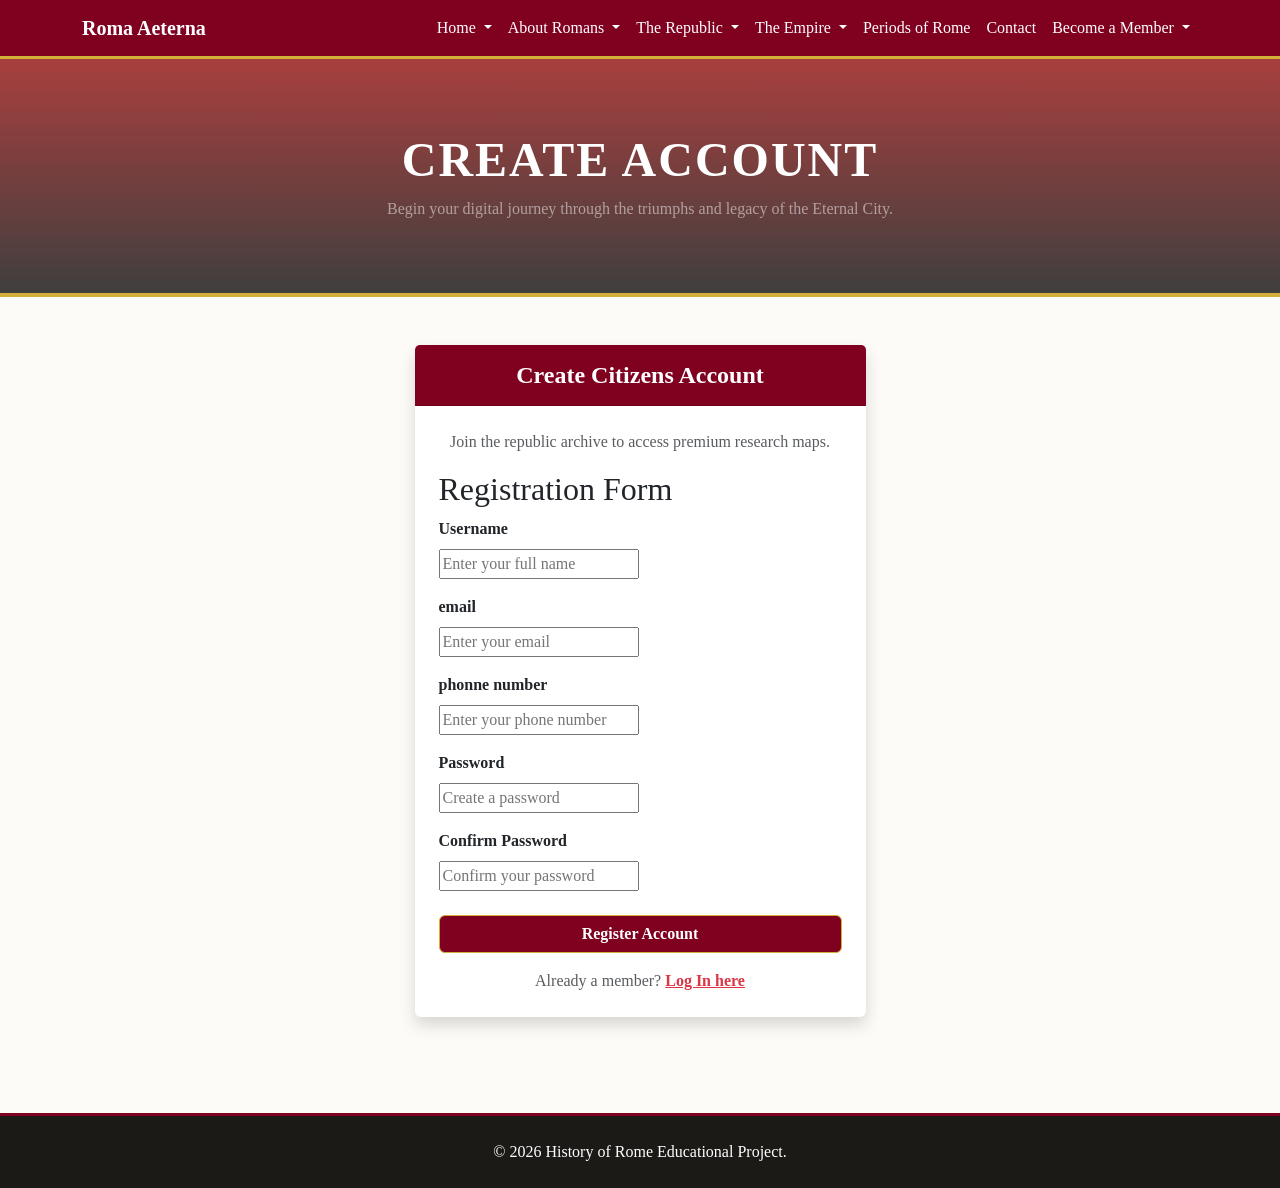
<file: signup.html>
<!DOCTYPE html>
<html lang="en">
<head>
    <meta charset="UTF-8">
    <meta name="viewport" content="width=device-width, initial-scale=1.0">
    <title>History of Rome | Citizen Registration</title>
    <link href="https://cdn.jsdelivr.net/npm/bootstrap@5.3.0/dist/css/bootstrap.min.css" rel="stylesheet">
    <link rel="stylesheet" href="style.css">
    <style>
        .error-msg {
            color: #dc3545;
            font-size: 0.875em;
            margin-top: 0.25rem;
            font-weight: bold;
        }
        .success-banner {
            background-color: #d1e7dd;
            color: #0f5132;
            border: 1px solid #badbcc;
            padding: 1rem;
            border-radius: 0.375rem;
            margin-top: 1rem;
            font-weight: bold;
        }
    </style>
</head>
<body>

   <nav class="navbar navbar-expand-lg navbar-roman sticky-top">
    <div class="container">

        <a class="navbar-brand fw-bold" href="index.html">Roma Aeterna</a>

        <button class="navbar-toggler"
                type="button"
                data-bs-toggle="collapse"
                data-bs-target="#navbarNav"
                aria-controls="navbarNav"
                aria-expanded="false"
                aria-label="Toggle navigation">

            <span class="navbar-toggler-icon"></span>

        </button>

        <div class="collapse navbar-collapse" id="navbarNav">

            <ul class="navbar-nav ms-auto">

                <!--  HOME  -->

                <li class="nav-item dropdown">

                    <div class="d-flex align-items-center">

                        <!-- Click goes to Home page -->

                        <a class="nav-link pe-1"
                           href="index.html">
                            Home
                        </a>

                        <!-- Arrow opens dropdown -->

                        <a class="nav-link dropdown-toggle dropdown-toggle-split ps-1"
                           href="#"
                           id="homeDropdown"
                           role="button"
                           data-bs-toggle="dropdown"
                           aria-expanded="false">

                            <span class="visually-hidden">
                                Toggle Home Menu
                            </span>

                        </a>

                        <ul class="dropdown-menu shadow">

                            <li>
                                <a class="dropdown-item"
                                   href="index.html#history">
                                    History of Rome
                                </a>
                            </li>

                            <li>
                                <a class="dropdown-item"
                                   href="index.html#founding">
                                    Founding of Rome
                                </a>
                            </li>

                            <li>
                                <a class="dropdown-item"
                                   href="index.html#kingdom">
                                    Roman Kingdom
                                </a>
                            </li>

                            <li>
                                <a class="dropdown-item"
                                   href="index.html#republic-overview">
                                    Roman Republic
                                </a>
                            </li>

                            <li>
                                <a class="dropdown-item"
                                   href="index.html#empire-overview">
                                    Roman Empire
                                </a>
                            </li>

                            <li>
                                <a class="dropdown-item"
                                   href="index.html#legacy">
                                    Legacy
                                </a>
                            </li>

                        </ul>

                    </div>

                </li>

                <!--  ABOUT  -->

                <li class="nav-item dropdown">

                    <div class="d-flex align-items-center">

                        <!-- Click goes to About page -->

                        <a class="nav-link pe-1"
                           href="about.html">
                            About Romans
                        </a>

                        <!-- Arrow -->

                        <a class="nav-link dropdown-toggle dropdown-toggle-split ps-1"
                           href="#"
                           id="aboutDropdown"
                           role="button"
                           data-bs-toggle="dropdown"
                           aria-expanded="false">

                            <span class="visually-hidden">
                                Toggle About Menu
                            </span>

                        </a>

                        <ul class="dropdown-menu shadow">

                            <li>
                                <a class="dropdown-item"
                                   href="about.html#society">
                                    Roman Society
                                </a>
                            </li>

                            <li>
                                <a class="dropdown-item"
                                   href="about.html#family">
                                    Family Life
                                </a>
                            </li>

                            <li>
                                <a class="dropdown-item"
                                   href="about.html#dailylife">
                                    Daily Life
                                </a>
                            </li>

                            <li>
                                <a class="dropdown-item"
                                   href="about.html#religion">
                                    Religion
                                </a>
                            </li>

                            <li>
                                <a class="dropdown-item"
                                   href="about.html#education">
                                    Education
                                </a>
                            </li>

                            <li>
                                <a class="dropdown-item"
                                   href="about.html#military">
                                    Roman Military
                                </a>
                            </li>

                            <li>
                                <a class="dropdown-item"
                                   href="about.html#legacy">
                                    Legacy
                                </a>
                            </li>

                        </ul>

                    </div>

                </li>                <!--  REPUBLIC  -->

                <li class="nav-item dropdown">

                    <div class="d-flex align-items-center">

                        <!-- Click goes to Republic page -->

                        <a class="nav-link pe-1"
                           href="republic.html">
                            The Republic
                        </a>

                        <!-- Arrow -->

                        <a class="nav-link dropdown-toggle dropdown-toggle-split ps-1"
                           href="#"
                           id="republicDropdown"
                           role="button"
                           data-bs-toggle="dropdown"
                           aria-expanded="false">

                            <span class="visually-hidden">
                                Toggle Republic Menu
                            </span>

                        </a>

                        <ul class="dropdown-menu shadow">

                            <li><a class="dropdown-item" href="republic.html#foundation">Foundation</a></li>

                            <li><a class="dropdown-item" href="republic.html#government">Government</a></li>

                            <li><a class="dropdown-item" href="republic.html#conflict">Conflict of the Orders</a></li>

                            <li><a class="dropdown-item" href="republic.html#punicwars">Punic Wars</a></li>

                            <li><a class="dropdown-item" href="republic.html#expansion">Expansion</a></li>

                            <li><a class="dropdown-item" href="republic.html#caesar">Julius Caesar</a></li>

                            <li><a class="dropdown-item" href="republic.html#fall">Fall of the Republic</a></li>

                            <li><a class="dropdown-item" href="republic.html#legacy">Legacy</a></li>

                        </ul>

                    </div>

                </li>



                <!--  EMPIRE  -->

                <li class="nav-item dropdown">

                    <div class="d-flex align-items-center">

                        <!-- Click goes to Empire page -->

                        <a class="nav-link pe-1"
                           href="empire.html">
                            The Empire
                        </a>

                        <!-- Arrow -->

                        <a class="nav-link dropdown-toggle dropdown-toggle-split ps-1"
                           href="#"
                           id="empireDropdown"
                           role="button"
                           data-bs-toggle="dropdown"
                           aria-expanded="false">

                            <span class="visually-hidden">
                                Toggle Empire Menu
                            </span>

                        </a>

                        <ul class="dropdown-menu shadow">

                            <li><a class="dropdown-item" href="empire.html#rise">Rise of the Empire</a></li>

                            <li><a class="dropdown-item" href="empire.html#augustus">Augustus</a></li>

                            <li><a class="dropdown-item" href="empire.html#government">Government</a></li>

                            <li><a class="dropdown-item" href="empire.html#paxromana">Pax Romana</a></li>

                            <li><a class="dropdown-item" href="empire.html#army">Roman Army</a></li>

                            <li><a class="dropdown-item" href="empire.html#emperors">Famous Emperors</a></li>

                            <li><a class="dropdown-item" href="empire.html#christianity">Christianity</a></li>

                            <li><a class="dropdown-item" href="empire.html#decline">Decline of the Empire</a></li>

                            <li><a class="dropdown-item" href="empire.html#legacy">Legacy</a></li>

                        </ul>

                    </div>

                </li>



                <!--  PERIODS  -->

                <li class="nav-item">

                    <a class="nav-link"
                       href="periods.html">
                        Periods of Rome
                    </a>

                </li>



                <!--  CONTACT        -->

                <li class="nav-item">

                    <a class="nav-link"
                       href="contact.html">
                        Contact
                    </a>

                </li>



                <!--  MEMBERSHIP -->

                <li class="nav-item dropdown">

                    <a class="nav-link dropdown-toggle"
                       href="#"
                       id="memberDropdown"
                       role="button"
                       data-bs-toggle="dropdown"
                       aria-expanded="false">

                        Become a Member

                    </a>

                    <ul class="dropdown-menu dropdown-menu-end shadow">

                        <li>
                            <a class="dropdown-item"
                               href="signup.html">
                                Sign Up
                            </a>
                        </li>

                        <li>
                            <a class="dropdown-item"
                               href="membership.html">
                                Login
                            </a>
                        </li>

                    </ul>

                </li>

            </ul>

        </div>

    </div>

</nav>
    <header class="text-white text-center py-5" style="background: linear-gradient(rgba(139, 0, 0, 0.75), rgba(0, 0, 0, 0.75)), url('https://images.unsplash.com/photo-1505664194779-8beaceb93744?q=80&w=1200') center/cover no-repeat; border-bottom: 4px solid #D4AF37;">
    <div class="container py-4">
        <h1 class="display-5 fw-bold text-uppercase" style="font-family: 'Cinzel', serif; letter-spacing: 2px;">Create Account</h1>
        <p class="lead mb-0 fs-6 text-white-50">Begin your digital journey through the triumphs and legacy of the Eternal City.</p>
    </div>
</header>
   

    <!-- Registration Section Layout -->
    <main class="container my-5">
        <div class="row justify-content-center">
            <div class="col-md-5">
                <div class="card shadow border-0">
                    <div class="card-header card-header-roman text-center py-3">
                        <h4 class="mb-0 text-white fw-bold">Create Citizens Account</h4>
                    </div>
                    <div class="card-body p-4">
                        <p class="text-center text-muted">Join the republic archive to access premium research maps.</p>
                        
                       <form action="#" method="post" id="registrationForm" class="registration-form" autocomplete="on">
    <h2>Registration Form</h2>
    <div class="mb-3">
       <label class="form-label fw-bold"> Username</label><br>
        <input type="text" id="fullName" name="fullName" placeholder="Enter your full name"><br>
        <p id="fullNameError" class="error-msg"></p>
    </div>
  <div class="mb-3">
        <label class="form-label fw-bold">email</label><br>
        <input type="email" id="email" name="email" placeholder="Enter your email"><br>
        <p id="emailError" class="error-msg"></p>
    </div>
   <div class="mb-3">
        <label class="form-label fw-bold">phonne number</label><br>
        <input type="tel" id="phone" name="phone" placeholder="Enter your phone number"><br>
        <p id="phoneError" class="error-msg "></p>
    </div>
   <div class="mb-3">
        <label class="form-label fw-bold">Password</label><br>
        <input type="password" id="password" name="password" placeholder="Create a password"><br>
        <p id="passwordError" class="error-msg"></p>
    </div>
    <div class="mb-3">
        <label class="form-label fw-bold">Confirm Password</label><br>
        <input type="password" id="confirmPassword" name="confirmPassword" placeholder="Confirm your password"><br>
        <p id="confirmPasswordError" class="error-msg"></p>
    </div>
    <button type="submit" class="btn btn-danger w-100 fw-bold mt-2" style="background-color: var(--roman-crimson); border-color: var(--roman-gold);">Register Account</button>
    </form>

    
    <div id="successMessage"></div>

    <p class="text-center mt-3 mb-0 text-muted">Already a member? <a href="membership.html" class="fw-bold text-danger text-decoration-underline">Log In here</a></p>
                    </div>
                </div>
            </div>
        </div>
    </main>

    <footer class="text-center py-4 mt-5"><div class="container"><p class="mb-0 text-white">&copy; 2026 History of Rome Educational Project.</p></div></footer>
    
    <script src="https://cdn.jsdelivr.net/npm/bootstrap@5.3.0/dist/js/bootstrap.bundle.min.js"></script>

    <!-- Dedicated Advanced Registration JavaScript Feature -->
    <script>
    // Create a function to validate the form
    // Create a listener for the form submission
    document.getElementById('registrationForm').addEventListener('submit', function(event){
        event.preventDefault(); // Prevent the default form submission

        // Clear previous error messages
        document.getElementById('fullNameError').textContent = '';
        document.getElementById('emailError').textContent = '';
        document.getElementById('phoneError').textContent = '';
        document.getElementById('passwordError').textContent = '';
        document.getElementById('confirmPasswordError').textContent = '';
        document.getElementById('successMessage').textContent = '';

        // Flag to track if the form is valid
        let isValid = true;

        // Validate Full Name
        const fullName = document.getElementById('fullName').value.trim();
        const namePattern = /^[a-zA-Z\s']+$/; // Regular expression for validating full name (letters, spaces, and apostrophes)
        if (fullName === '') { // Check if the full name is empty
            document.getElementById('fullNameError').textContent = 'Full Name is required.';
            isValid = false;
        }else if(fullName.length < 3){ // Check if the full name is less than 3 characters
            document.getElementById('fullNameError').textContent = 'Full Name must be at least 3 characters long.';
            isValid = false;
        }else if(!namePattern.test(fullName)){ // Check if the full name contains only letters, spaces, and apostrophes
            document.getElementById('fullNameError').textContent = 'Full Name can only contain letters, spaces, and apostrophes.';
            isValid = false;
        }

        // Validate Email
        const email = document.getElementById('email').value.trim();
        const validDomains = ['gmail.com', 'yahoo.com', 'outlook.com', 'strathmore.edu', 'o365.strathmore.edu']; // List of valid email domains
        const emailPattern = /^[^\s@]+@[^\s@]+\.[^\s@]+$/; // Regular expression for validating email format
        const emailDomain = email.split('@')[1]; // Get the domain part of the email
        if (email === '') { // Check if the email is empty
            document.getElementById('emailError').textContent = 'Email is required.';
            isValid = false;
        } else if (!emailPattern.test(email)) { // Check if the email is in a valid format
            document.getElementById('emailError').textContent = 'Please enter a valid email address.';
            isValid = false;
        } else if (!validDomains.includes(emailDomain)) { // Check if the email domain is valid
            document.getElementById('emailError').textContent = 'Email domain must be one of the following: ' + validDomains.join(', ') + '.';
            isValid = false;
        }

        // Validate Phone Number
        const phone = document.getElementById('phone').value.trim();
        const phonePattern = /^\+?\d{3,15}$/; // Regular expression for validating phone number (3 to 15 digits) with an optional leading plus sign
        if (phone === '') { // Check if the phone number is empty
            document.getElementById('phoneError').textContent = 'Phone number is required.';
            isValid = false;
        } else if (!phonePattern.test(phone)) { // Check if the phone number is in a valid format
            document.getElementById('phoneError').textContent = 'Please enter a valid phone number (3 to 15 digits) with an optional leading plus sign.';
            isValid = false;
        }

        if(isValid){
            document.getElementById('successMessage').textContent = 'Registration successful!';
            document.getElementById('successMessage').className = 'success'; // Set the class to success for styling
        }else{
            document.getElementById('successMessage').textContent = 'Please fix the error(s) above.';
            document.getElementById('successMessage').className = 'error'; // Set the class to error for styling
        }

    });
</script>
</body>
</html>
</file>
<file: style.css>
:root {
    --roman-crimson: #800020;
    --roman-gold: #D4AF37;
    --roman-marble: #FDFBF7;
    --roman-dark: #1C1A17;
}

body {
    background-color: var(--roman-marble);
    font-family: 'Georgia', serif;
    color: var(--roman-dark);
}

.navbar-roman {
    background-color: var(--roman-crimson);
    border-bottom: 3px solid var(--roman-gold);
}

.navbar-roman .navbar-brand, 
.navbar-roman .nav-link {
    color: #ffffff !important;
}

.navbar-roman .nav-link:hover,
.navbar-roman .nav-link.active {
    color: var(--roman-gold) !important;
}

.card-header-roman {
    background-color: var(--roman-crimson);
    color: white;
}

html, body {
    height: 100%;
}

body {
    display: flex;
    flex-direction: column;
}

main {
    flex: 1 0 auto; /* Pushes the footer down to fill the empty space */
}
footer {
    background-color: var(--roman-dark);
    color: #ffffff;
    border-top: 3px solid var(--roman-crimson);
}
.dropdown-menu {
    background-color: var(--roman-marble);
    border: 2px solid var(--roman-gold);
}
.dropdown-menu-item:hover {
    background-color: var(--roman-crimson) !important;
    color: white !important;
}
.font-size {
    font-size: 1.2rem;
    font-family: Cinzel, sans-serif;
}


.wiki-content {
    
    padding: 15px 0; 
}

.wiki-content p, 
.wiki-content li {
    font-family: Arial, Helvetica, sans-serif; /* Clean, modern sans-serif font for readability */
    font-size: 15px;                           /* Standard readable size */
    line-height: 1.6;                          /* Gives lines room to breathe */
    color: #202122;                            /* Very dark grey (easier on eyes than pure black) */
}

.wiki-content p {
    margin-bottom: 12px; /* Space between paragraphs */
}

.wiki-content ul {
    margin-top: 5px;
    margin-bottom: 20px; /* Space after the list ends */
    padding-left: 30px;  /* Indents the bullet points neatly */
}

.wiki-content li {
    margin-bottom: 8px; /* Space between each individual bullet point */
}
</file>
